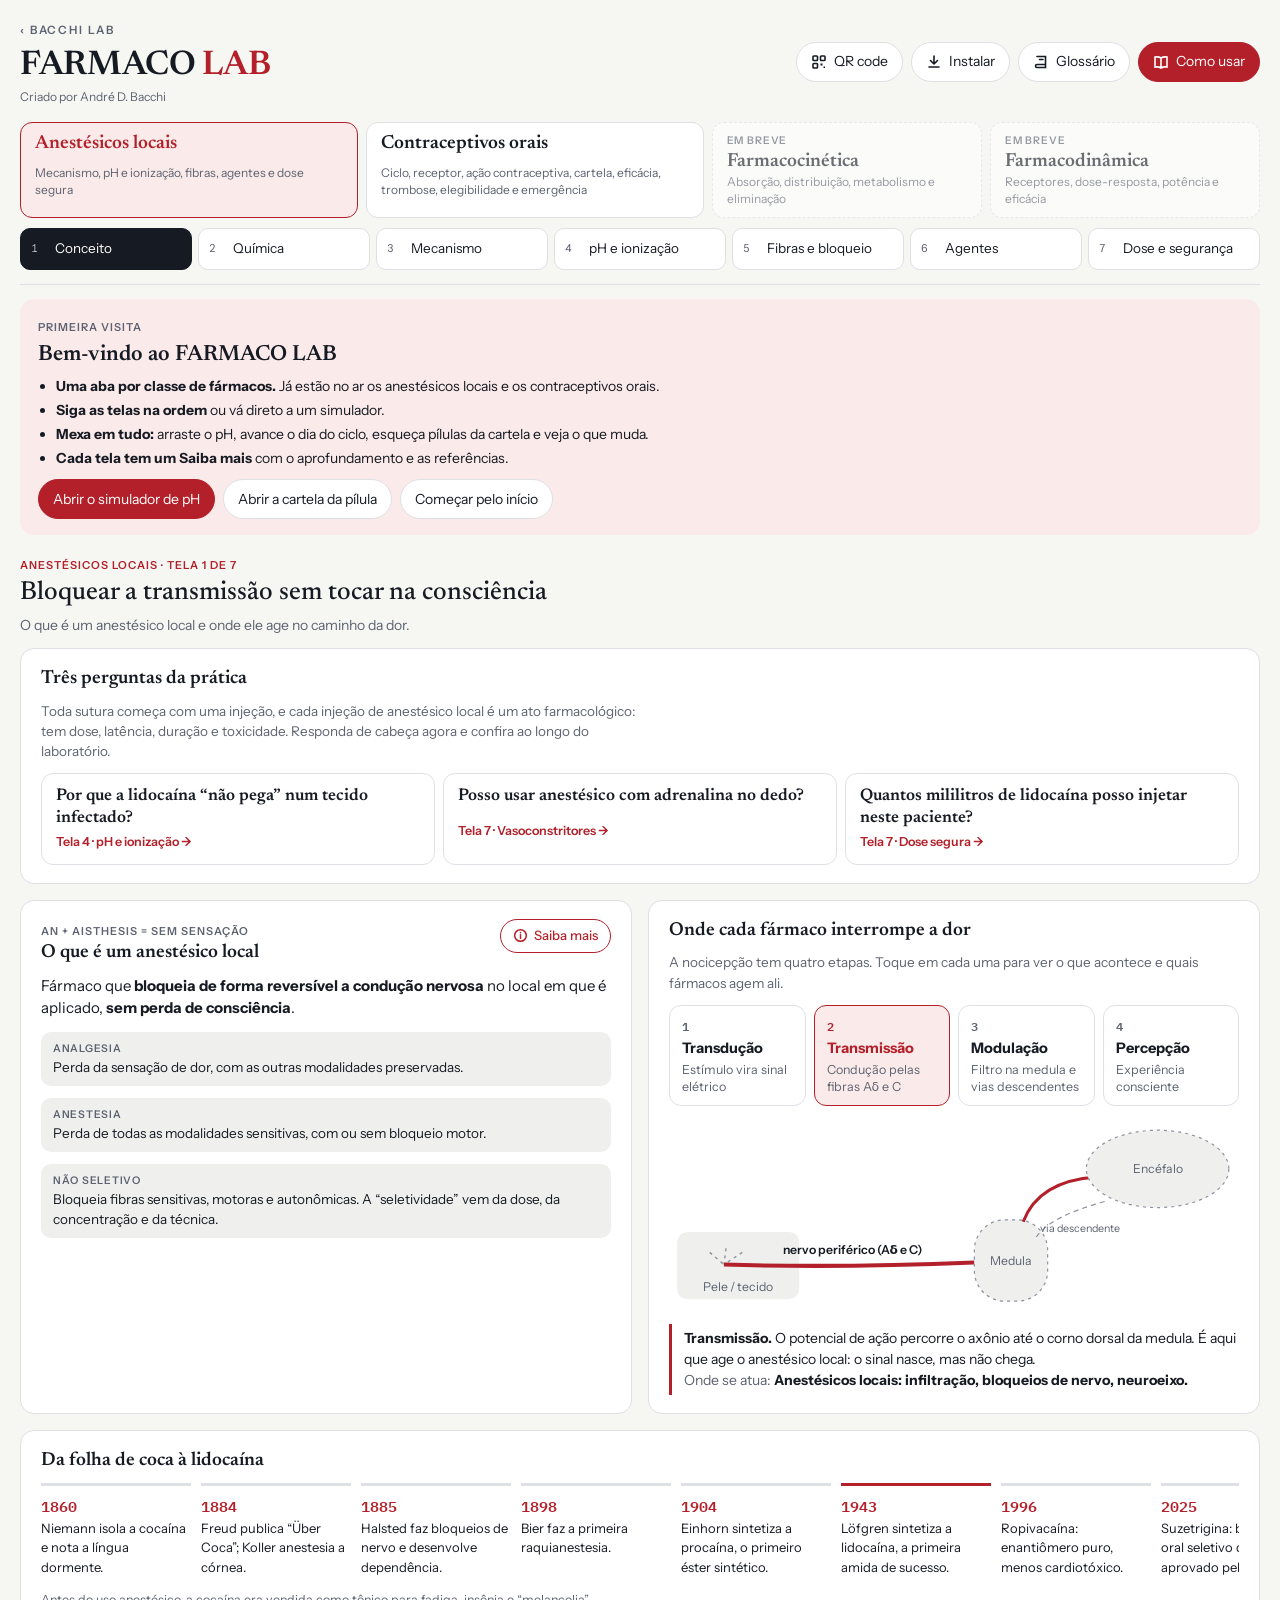
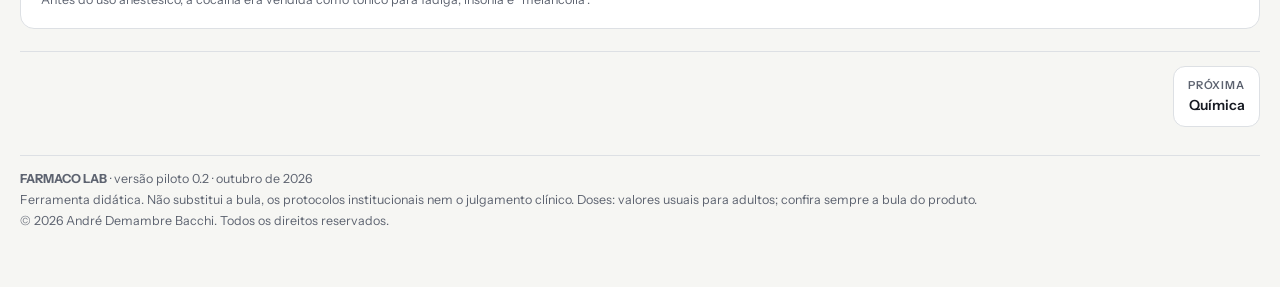
<file: index.html>
<!doctype html>
<html lang="pt-BR">
<head>
<meta charset="utf-8">
<meta name="viewport" content="width=device-width, initial-scale=1, viewport-fit=cover">
<title>FARMACO LAB</title>
<meta name="description" content="Laboratório interativo de farmacologia: anestésicos locais (pKa, pH e ionização) e contraceptivos orais (ciclo, cartela, eficácia e riscos). Criado por André D. Bacchi.">
<meta name="author" content="André Demambre Bacchi">
<meta name="theme-color" content="#b3202a">
<link rel="manifest" href="manifest.json">
<link rel="icon" type="image/png" href="icons/favicon-64.png">
<link rel="apple-touch-icon" href="icons/apple-touch-icon.png">
<meta name="apple-mobile-web-app-capable" content="yes">
<meta name="mobile-web-app-capable" content="yes">
<meta name="apple-mobile-web-app-title" content="FARMACO LAB">
<meta name="apple-mobile-web-app-status-bar-style" content="default">
<style>
:root{color-scheme:light;padding-top:env(safe-area-inset-top,0px);padding-bottom:env(safe-area-inset-bottom,0px)}
body{margin:0;font-size:14px}
img{max-width:100%}
[hidden]{display:none!important}
</style>
</head>
<body>
<link rel="preconnect" href="https://fonts.googleapis.com"><link rel="preconnect" href="https://fonts.gstatic.com" crossorigin>
<link rel="stylesheet" href="https://fonts.googleapis.com/css2?family=Newsreader:ital,opsz,wght@0,6..72,500;0,6..72,600;1,6..72,500&family=Instrument+Sans:wght@400;500;600&family=IBM+Plex+Mono:wght@400;500;600&display=swap">
<style>
/* Layout: laboratório com bancadas (mesmo sistema da série LAB): abas de classes no topo, telas numeradas, cartões com controles + visual; uma coluna no celular */
:root{
  --bg:#f6f6f3; --surface:#ffffff; --sunk:#eff0ee; --fg:#161a22; --muted:#5d6370; --line:#dde0e4; --tick:#8d93a0;
  --accent:#b3202a; --accent-soft:#fbeaea; --on-accent:#ffffff;
  --alt:#c25a1c; --alt-soft:#fbeee3;
  --bad:#b0362b; --bad-soft:#f9e6e3; --good:#2f6b3a; --good-soft:#e1efe2; --warn:#8a6410; --warn-soft:#f6edd6;
  --ink:#161a22; --on-ink:#ffffff; --dot:#cfd3da; --scrim:rgba(15,18,25,.45);
  --f-display:"Newsreader", Georgia, "Times New Roman", serif;
  --f-body:"Instrument Sans", system-ui, -apple-system, "Segoe UI", sans-serif;
  --f-mono:"IBM Plex Mono", ui-monospace, Menlo, monospace;
}
@media (prefers-color-scheme: dark){:root:not([data-theme="light"]){
  --bg:#0f1117; --surface:#161a23; --sunk:#1d222d; --fg:#e6e8ee; --muted:#9ba2b1; --line:#2b3140; --tick:#727a8b;
  --accent:#f28b86; --accent-soft:#3a1d1f; --on-accent:#0f1117;
  --alt:#f0a067; --alt-soft:#3a2819;
  --bad:#f08a7e; --bad-soft:#3a2220; --good:#8fd19b; --good-soft:#1d3322; --warn:#e8c06a; --warn-soft:#352c17;
  --ink:#e6e8ee; --on-ink:#0f1117; --dot:#3a4152; --scrim:rgba(0,0,0,.6); color-scheme:dark}}
:root[data-theme="dark"]{
  --bg:#0f1117; --surface:#161a23; --sunk:#1d222d; --fg:#e6e8ee; --muted:#9ba2b1; --line:#2b3140; --tick:#727a8b;
  --accent:#f28b86; --accent-soft:#3a1d1f; --on-accent:#0f1117;
  --alt:#f0a067; --alt-soft:#3a2819;
  --bad:#f08a7e; --bad-soft:#3a2220; --good:#8fd19b; --good-soft:#1d3322; --warn:#e8c06a; --warn-soft:#352c17;
  --ink:#e6e8ee; --on-ink:#0f1117; --dot:#3a4152; --scrim:rgba(0,0,0,.6); color-scheme:dark}

*{box-sizing:border-box}
[hidden]{display:none!important}
body{background:var(--bg);color:var(--fg);font-family:var(--f-body);font-size:15px;line-height:1.5;padding-inline:16px;padding-block:0 56px;-webkit-text-size-adjust:100%}
.wrap{max-width:1240px;margin:0 auto}
button{font:inherit;color:inherit;cursor:pointer;-webkit-tap-highlight-color:transparent}
:focus-visible{outline:2px solid var(--accent);outline-offset:2px}
.num{font-variant-numeric:tabular-nums}

header.top{display:flex;justify-content:space-between;align-items:center;gap:12px;padding-block:18px 10px;flex-wrap:wrap}
.hub{display:inline-flex;align-items:center;min-height:28px;margin:-6px 0 4px;font:600 11.5px/1 var(--f-body);letter-spacing:.16em;text-transform:uppercase;color:var(--muted);text-decoration:none}
.hub:hover{color:var(--accent)}
.brand h1{font-family:var(--f-display);font-weight:600;font-size:34px;line-height:1;margin:0;letter-spacing:-.01em}
.brand h1 em{font-style:normal;color:var(--accent)}
.brand p{margin:5px 0 0;color:var(--muted);font-size:12px}
.btn{display:inline-flex;align-items:center;gap:7px;border:1px solid var(--line);background:var(--surface);border-radius:999px;padding:8px 14px;font-size:14px;white-space:nowrap;min-height:40px}
.btn:hover{border-color:var(--muted)}
.btn.primary{background:var(--accent);border-color:var(--accent);color:var(--on-accent)}
.btn.small{min-height:34px;padding:5px 12px;font-size:13px}
.btn svg{width:16px;height:16px;flex:none}
.btn:disabled{opacity:.45;cursor:default}

/* navegação em dois níveis */
.labnav{padding-block:6px 14px;border-bottom:1px solid var(--line)}
.blocks{display:grid;grid-template-columns:1fr 1fr;gap:8px}
.blk{border:1.5px solid var(--line);border-radius:12px;background:var(--surface);padding:10px 14px;text-align:left;display:grid;gap:2px;min-width:0}
.blk b{font-family:var(--f-display);font-size:19px;font-weight:600;line-height:1.15}
.blk span{font-size:12px;color:var(--muted);line-height:1.35}
.blk.on{border-color:var(--accent);background:var(--accent-soft)}
.blk.on b{color:var(--accent)}
@media (max-width:520px){.blk{padding:9px 11px}.blk b{font-size:16px}.blk span{font-size:11.5px}}
.subs{display:grid;grid-template-columns:repeat(auto-fill,minmax(160px,1fr));gap:6px;margin-top:10px}
@media (max-width:420px){.subs{grid-template-columns:1fr 1fr}}
.sb{border:1px solid var(--line);border-radius:10px;background:var(--surface);padding:8px 10px;font-size:13.5px;text-align:left;display:flex;gap:8px;align-items:center;min-height:42px;line-height:1.25}
.sb i{font-style:normal;font-size:11px;color:var(--muted);font-variant-numeric:tabular-nums;flex:none;width:16px}
.sb:hover{border-color:var(--muted)}
.sb.on{background:var(--ink);border-color:var(--ink);color:var(--on-ink)}
.sb.on i{color:var(--on-ink);opacity:.7}
.labfoot{display:flex;justify-content:space-between;gap:10px;margin-top:22px;padding-top:14px;border-top:1px solid var(--line)}
.labfoot button{border:1px solid var(--line);background:var(--surface);border-radius:12px;padding:10px 14px;text-align:left;display:grid;gap:2px;max-width:48%;min-height:44px}
.labfoot button span{font-size:11px;letter-spacing:.08em;text-transform:uppercase;color:var(--muted);font-weight:600}
.labfoot button b{font-weight:600;font-size:14px}
.labfoot .nx{text-align:right;margin-left:auto}
.lnk{color:var(--accent);font-weight:600}
.intro{padding-block:18px 12px}
.intro .eyebrow{color:var(--accent)}
.intro h2{font-family:var(--f-display);font-weight:500;font-size:26px;margin:2px 0 0;max-width:40ch;text-wrap:balance;line-height:1.2}
.intro p{margin:6px 0 0;color:var(--muted);max-width:68ch;font-size:14px}
.grid{display:grid;gap:16px;grid-template-columns:minmax(0,1fr)}
@media (min-width:900px){.grid.two{grid-template-columns:minmax(0,1fr) minmax(0,1fr)}.grid .wide{grid-column:1/-1}}
.card{background:var(--surface);border:1px solid var(--line);border-radius:14px;padding:18px 20px;min-width:0}
@media (max-width:520px){.card{padding:14px;border-radius:12px}}
.card-h{display:flex;justify-content:space-between;align-items:flex-start;gap:10px;margin-bottom:10px}
h3{font-family:var(--f-display);font-weight:600;font-size:19px;margin:0;line-height:1.25;text-wrap:balance}
.eyebrow{font-size:11px;letter-spacing:.09em;text-transform:uppercase;color:var(--muted);font-weight:600}
.lede{color:var(--muted);font-size:13.5px;margin:0 0 12px;max-width:66ch}
.more-btn{flex:none;display:inline-flex;align-items:center;gap:6px;border:1px solid var(--accent);color:var(--accent);background:transparent;border-radius:999px;padding:5px 12px;font-size:13px;font-weight:500;min-height:34px}
.more-btn:hover{background:var(--accent-soft)}
.more-btn svg{width:15px;height:15px}
.row{display:flex;gap:8px;flex-wrap:wrap;align-items:center}
.chips{display:flex;gap:6px;overflow-x:auto;scrollbar-width:none;padding-bottom:2px}
.chips::-webkit-scrollbar{display:none}
.chip{flex:none;border:1px solid var(--line);background:var(--surface);border-radius:999px;padding:6px 12px;font-size:13px;white-space:nowrap;min-height:34px}
.chip.on{border-color:var(--accent);color:var(--accent);background:var(--accent-soft)}
.seg{display:inline-flex;border:1px solid var(--line);border-radius:999px;padding:3px;gap:2px;background:var(--surface);flex-wrap:wrap}
.seg button{border:0;background:transparent;border-radius:999px;padding:5px 12px;font-size:13px;color:var(--muted);min-height:32px}
.seg button.on{background:var(--ink);color:var(--on-ink)}

/* entradas */
.fields{display:grid;gap:10px;grid-template-columns:repeat(auto-fit,minmax(120px,1fr))}
.inp{display:grid;grid-template-rows:1fr auto;gap:4px;min-width:0}
.inp label{font-size:12.5px;font-weight:600;line-height:1.25}
.inp label small{display:block;font-weight:400;color:var(--muted);font-size:11.5px}
.box{display:flex;align-items:center;border:1.5px solid var(--line);border-radius:10px;background:var(--surface);padding-inline:10px;min-height:44px}
.box:focus-within{border-color:var(--accent)}
.box input,.box select{width:100%;min-width:0;border:0;background:transparent;color:var(--fg);font:600 17px var(--f-body);font-variant-numeric:tabular-nums;padding:8px 0;outline:none}
.box span{color:var(--muted);font-size:14px;margin-left:2px;flex:none}
textarea.data{width:100%;min-height:64px;border:1.5px solid var(--line);border-radius:10px;background:var(--surface);color:var(--fg);font:15px var(--f-mono);padding:8px 10px;resize:vertical}
textarea.data:focus{border-color:var(--accent);outline:none}
.range{display:grid;grid-template-columns:minmax(0,1fr) auto;gap:2px 10px;align-items:center}
.range label{font-size:13px;font-weight:600}
.range output{font-variant-numeric:tabular-nums;font-weight:600;font-size:14px;text-align:right}
.range input{grid-column:1/-1;width:100%;accent-color:var(--accent);height:28px}
.toggle{display:flex;gap:10px;align-items:center;font-size:14px;font-weight:500;cursor:pointer;min-height:34px}
.toggle input{accent-color:var(--accent);width:18px;height:18px}

/* números */
.tiles{display:grid;gap:8px;grid-template-columns:repeat(auto-fit,minmax(118px,1fr))}
.tile{background:var(--sunk);border-radius:10px;padding:9px 12px;min-width:0}
.tile span{display:block;font-size:10.5px;letter-spacing:.07em;text-transform:uppercase;color:var(--muted);font-weight:600}
.tile b{display:block;font-size:21px;font-variant-numeric:tabular-nums;line-height:1.2;margin-top:2px}
.tile small{display:block;font-size:11.5px;color:var(--muted);font-variant-numeric:tabular-nums}
.tile .gk{text-transform:none;font-style:normal;letter-spacing:0}
.tile.acc b{color:var(--accent)} .tile.alt b{color:var(--alt)} .tile.bad b{color:var(--bad)} .tile.good b{color:var(--good)}
.insight{border-left:3px solid var(--accent);padding:4px 0 4px 12px;margin-top:12px;font-size:14px;max-width:70ch}
.insight.warn{border-left-color:var(--alt)}
.f{font-family:var(--f-mono);font-size:13px;background:var(--sunk);border-radius:8px;padding:8px 12px;overflow-x:auto;white-space:nowrap;line-height:1.8;margin:8px 0}
.note{font-size:12.5px;color:var(--muted);margin:8px 0 0}
.tw{overflow-x:auto}
table.t{border-collapse:collapse;width:100%;font-size:13.5px;font-variant-numeric:tabular-nums}
table.t th{font-size:10.5px;letter-spacing:.07em;text-transform:uppercase;color:var(--muted);font-weight:600;text-align:right;padding:6px 8px;border-bottom:1px solid var(--line);white-space:nowrap}
table.t td{padding:6px 8px;border-bottom:1px solid var(--line);text-align:right;white-space:nowrap}
table.t th:first-child,table.t td:first-child{text-align:left}
table.t tr.sum td{font-weight:600;border-top:2px solid var(--line)}
.ok{color:var(--good);font-weight:600}.no{color:var(--bad);font-weight:600}

/* gráficos */
svg.ch{width:100%;height:auto;display:block;overflow:visible;user-select:none;-webkit-user-select:none}
svg.ch text{font-family:var(--f-body);fill:var(--muted);font-size:12px}
svg.ch .lbl{fill:var(--fg);font-weight:600}
svg.ch .ax{stroke:var(--tick);stroke-width:1}
svg.ch .gr{stroke:var(--line);stroke-width:1}
svg.ch .bar{fill:var(--accent);opacity:.8}
svg.ch .bar2{fill:var(--dot)}
svg.ch .curve{fill:none;stroke:var(--alt);stroke-width:2.2}
svg.ch .curveA{fill:none;stroke:var(--accent);stroke-width:2.2}
svg.ch .mean{stroke:var(--accent);stroke-width:2.5}
svg.ch .med{stroke:var(--alt);stroke-width:2.5;stroke-dasharray:6 4}
svg.ch .dotp{fill:var(--accent)}
svg.ch .dotq{fill:var(--dot)}
svg.ch .out{fill:var(--bad)}
svg.ch .box{fill:var(--accent-soft);stroke:var(--accent);stroke-width:1.8}
svg.ch .wh{stroke:var(--fg);stroke-width:1.6}
.legend{display:flex;flex-wrap:wrap;gap:6px 14px;font-size:12.5px;margin-top:8px;color:var(--muted)}
.legend span{display:inline-flex;align-items:center;gap:6px}
.legend i{width:14px;height:3px;display:inline-block;border-radius:2px}
.legend i.dash{background:repeating-linear-gradient(90deg,var(--alt) 0 5px,transparent 5px 8px)!important}

/* quiz */
.q{font-family:var(--f-display);font-size:21px;font-weight:600;margin:6px 0 12px;line-height:1.25}
.opts{display:grid;gap:8px;grid-template-columns:repeat(auto-fit,minmax(150px,1fr))}
.opt{border:1.5px solid var(--line);background:var(--surface);border-radius:10px;padding:10px 12px;text-align:left;font-size:14px;min-height:48px}
.opt:hover{border-color:var(--accent)}
.opt.right{border-color:var(--good);background:var(--good-soft)}
.opt.wrong{border-color:var(--bad);background:var(--bad-soft)}
.fb{margin-top:10px;font-size:14px;border-radius:10px;padding:10px 12px;background:var(--sunk)}
.flow{display:grid;gap:10px}
.flow .st{display:grid;gap:6px}
.flow .res{background:var(--accent-soft);border-radius:12px;padding:12px 14px}
.flow .res b{display:block;font-size:17px;font-family:var(--f-display)}

/* sheet */
.scrim{position:fixed;inset:0;background:var(--scrim);z-index:20;display:flex;align-items:flex-end;justify-content:center}
@media (min-width:700px){.scrim{align-items:center;padding:24px}}
.sheet{background:var(--surface);color:var(--fg);width:100%;max-width:680px;max-height:88vh;overflow:auto;border-radius:18px 18px 0 0;padding:0 20px calc(24px + env(safe-area-inset-bottom,0px))}
@media (min-width:700px){.sheet{border-radius:16px;padding-bottom:24px}}
.sheet-h{position:sticky;top:0;background:var(--surface);display:flex;justify-content:space-between;align-items:center;gap:12px;padding:14px 0 10px;border-bottom:1px solid var(--line);z-index:1}
.sheet-h h3{font-size:21px}
.x{border:0;background:var(--sunk);border-radius:999px;width:36px;height:36px;font-size:20px;line-height:1;color:var(--fg);flex:none}
.learn{font-size:15px;line-height:1.6}
.learn h4{font-family:var(--f-display);font-size:17px;font-weight:600;margin:18px 0 4px}
.learn p{margin:0 0 10px}
.learn ul,.learn ol{margin:0 0 10px;padding-left:20px}
.learn li{margin-bottom:4px}
.learn .trap{background:var(--alt-soft);border-radius:10px;padding:12px 14px;margin-top:12px}
.learn .trap h4{margin-top:0}
.learn .src{font-size:12.5px;color:var(--muted);margin-top:16px}
.toast{position:fixed;left:50%;bottom:calc(20px + env(safe-area-inset-bottom,0px));transform:translateX(-50%);background:var(--ink);color:var(--on-ink);padding:10px 16px;border-radius:999px;font-size:13.5px;z-index:30}
@media (prefers-reduced-motion:no-preference){.lab{animation:fi .2s ease}@keyframes fi{from{opacity:.4}to{opacity:1}}}
/* ---- FARMACO LAB: cores das espécies químicas e componentes próprios ---- */
:root{
  --b:#c25a1c; --b-soft:#fbeee3;          /* forma não ionizada (base, lipossolúvel) */
  --ion:#2b72b0; --ion-soft:#e4eef8;      /* forma ionizada (cátion, hidrossolúvel) */
  --lip:#eadfc6; --lip-head:#d6c49c;      /* membrana */
  --cyto:#f5efee; --extra:#f7f5ef;
}
@media (prefers-color-scheme: dark){:root:not([data-theme="light"]){
  --b:#f0a067; --b-soft:#3a2819; --ion:#7fb6e8; --ion-soft:#1a2a3a;
  --lip:#3b3528; --lip-head:#5a4f39; --cyto:#221a1b; --extra:#191c22}}
:root[data-theme="dark"]{
  --b:#f0a067; --b-soft:#3a2819; --ion:#7fb6e8; --ion-soft:#1a2a3a;
  --lip:#3b3528; --lip-head:#5a4f39; --cyto:#221a1b; --extra:#191c22}

.blocks.three{grid-template-columns:1.4fr 1fr 1fr}
@media (max-width:640px){.blocks.three{grid-template-columns:1fr 1fr}.blocks.three .blk:first-child{grid-column:1/-1}}
.blk.soon{opacity:.62;cursor:default;border-style:dashed}
.blk.soon em{font-style:normal;font-size:10.5px;letter-spacing:.08em;text-transform:uppercase;font-weight:600;color:var(--muted)}

.fora{background:var(--accent-soft);border-radius:10px;padding:10px 12px;font-size:14px}
.stack{display:grid;gap:12px}
.sub{font-size:11px;letter-spacing:.09em;text-transform:uppercase;color:var(--muted);font-weight:600;margin:14px 0 6px;display:flex;justify-content:space-between;align-items:center;gap:8px}
.sub:first-child{margin-top:0}
details.fold{border-top:1px solid var(--line);margin-top:14px;padding-top:10px}
details.fold>summary{cursor:pointer;font-weight:600;font-size:14px;list-style:none;display:flex;align-items:center;gap:8px;min-height:32px}
details.fold>summary::-webkit-details-marker{display:none}
details.fold>summary::before{content:"";width:8px;height:8px;border-right:2px solid var(--muted);border-bottom:2px solid var(--muted);transform:rotate(-45deg);transition:transform .15s}
details.fold[open]>summary::before{transform:rotate(45deg)}
details.fold>div{padding-top:6px;font-size:14px}
.chips.wrapc{flex-wrap:wrap;overflow:visible}
.chip small{color:var(--muted);font-size:11px;margin-left:4px;font-variant-numeric:tabular-nums}
.chip.on small{color:var(--accent)}

/* moléculas */
.mol{display:inline-flex;align-items:center;justify-content:center;width:18px;height:18px;border-radius:50%;font:700 11px/1 var(--f-body);vertical-align:-3px;color:#fff}
.mol.b{background:var(--b)} .mol.i{background:var(--ion)}
.tile.b b{color:var(--b)} .tile.i b{color:var(--ion)}
.meter{height:10px;border-radius:999px;background:var(--sunk);overflow:hidden;display:flex;margin-top:6px}
.meter i{display:block;height:100%}
.verdict{border-radius:12px;padding:12px 14px;display:grid;gap:2px}
.verdict b{font-family:var(--f-display);font-size:19px;font-weight:600;line-height:1.2}
.verdict span{font-size:13.5px}
.verdict.good{background:var(--good-soft)} .verdict.good b{color:var(--good)}
.verdict.warn{background:var(--warn-soft)} .verdict.warn b{color:var(--warn)}
.verdict.bad{background:var(--bad-soft)} .verdict.bad b{color:var(--bad)}
.eq{font-family:var(--f-mono);font-size:13.5px;background:var(--sunk);border-radius:10px;padding:10px 12px;line-height:1.9;overflow-x:auto}
.eq b{font-weight:600}
.eq .cb{color:var(--b);font-weight:600} .eq .ci{color:var(--ion);font-weight:600}

svg.ch .cell-out{fill:var(--extra)}
svg.ch .cell-in{fill:var(--cyto)}
svg.ch .lip{fill:var(--lip)}
svg.ch .head{fill:var(--lip-head)}
svg.ch .chan{fill:var(--accent-soft);stroke:var(--accent);stroke-width:1.6}
svg.ch .mb{fill:var(--b)} svg.ch .mi{fill:var(--ion)}
svg.ch .mtxt{fill:#fff;font:700 10px var(--f-body);text-anchor:middle;dominant-baseline:central;pointer-events:none}
svg.ch .zone{font:600 10.5px var(--f-body);letter-spacing:.08em;text-transform:uppercase;fill:var(--muted)}
svg.ch .zone2{font:600 11.5px var(--f-body);fill:var(--muted)}
svg.ch .zone2 .zt{fill:var(--fg);letter-spacing:.06em;text-transform:uppercase;font-size:10.5px}
svg.ch .zone2 .tb{fill:var(--b);font-weight:700}
svg.ch .zone2 .ti{fill:var(--ion);font-weight:700}
svg.ch .memlbl{font:600 10px var(--f-body);fill:var(--fg);opacity:.62;letter-spacing:.04em}
svg.ch .curveB{fill:none;stroke:var(--b);stroke-width:2.4}
svg.ch .curveI{fill:none;stroke:var(--ion);stroke-width:2.4;stroke-dasharray:6 4}
svg.ch .ghost{fill:none;stroke:var(--dot);stroke-width:1.4}
svg.ch .mk{fill:var(--fg)}
svg.ch .hl{fill:var(--accent)}
svg.ch .hlst{stroke:var(--accent);stroke-width:2;fill:none}
svg.ch .barb{fill:var(--b)} svg.ch .bari{fill:var(--ion)}
svg.ch .soft{fill:var(--sunk)}
svg.ch .ink{fill:var(--fg)}
svg.ch .inkst{stroke:var(--fg);fill:none;stroke-width:1.6}
svg.ch .accst{stroke:var(--accent);fill:none;stroke-width:2.2}
svg.ch .dotst{stroke:var(--tick);fill:none;stroke-width:1.2;stroke-dasharray:3 4}

figure.fig{margin:0 auto;max-width:760px}
/* etapas numeradas (sequências reais) */
.steps{display:grid;gap:8px;grid-template-columns:repeat(auto-fit,minmax(150px,1fr))}
.stp{border:1.5px solid var(--line);border-radius:12px;background:var(--surface);padding:10px 12px;text-align:left;display:grid;gap:2px;min-height:64px}
.stp i{font-style:normal;font:600 12px var(--f-mono);color:var(--muted)}
.stp b{font-size:14.5px}
.stp span{font-size:12.5px;color:var(--muted);line-height:1.35}
.stp.on{border-color:var(--accent);background:var(--accent-soft)}
.stp.on i,.stp.on b{color:var(--accent)}

/* bloqueio diferencial */
.fib{display:grid;gap:8px}
.fr{display:grid;grid-template-columns:minmax(0,150px) minmax(0,1fr) 88px;gap:10px;align-items:center;font-size:13.5px}
.fr b{display:block;font-size:13.5px}.fr small{color:var(--muted);font-size:11.5px}
.fr .bar{height:14px;border-radius:999px;background:var(--sunk);overflow:hidden}
.fr .bar i{display:block;height:100%;background:var(--accent);transition:width .25s}
.fr .st{font-size:12.5px;font-weight:600;text-align:right}
.fr .st.on{color:var(--accent)} .fr .st.part{color:var(--warn)} .fr .st.off{color:var(--muted)}
@media (max-width:480px){.fr{grid-template-columns:minmax(0,1fr) 80px}.fr .bar{grid-column:1/-1;grid-row:2}}

/* linha do tempo */
.tl{display:grid;grid-auto-flow:column;grid-auto-columns:minmax(150px,1fr);gap:10px;overflow-x:auto;padding-bottom:6px}
.tl div{border-top:3px solid var(--line);padding-top:8px;font-size:13px}
.tl div b{display:block;font:600 15px var(--f-mono);color:var(--accent)}
.tl div.now{border-top-color:var(--accent)}

/* classificador */
.cls-q{display:grid;gap:10px}
.big-drug{font-family:var(--f-display);font-size:28px;font-weight:600;line-height:1.1}
.score{font:600 13px var(--f-mono);color:var(--muted)}

/* tabela de agentes */
table.t tr.sel td{background:var(--accent-soft)}
table.t tbody tr{cursor:pointer}
table.t tbody tr:hover td{background:var(--sunk)}
.tag{display:inline-block;font-size:11px;font-weight:600;border-radius:999px;padding:1px 8px;background:var(--sunk);color:var(--muted)}
.tag.a{background:var(--accent-soft);color:var(--accent)}
.tag.e{background:var(--b-soft);color:var(--b)}

.welcome{background:var(--accent-soft);border-radius:14px;padding:16px 18px;margin-top:14px;display:grid;gap:10px}
.welcome h2{font-family:var(--f-display);font-weight:600;font-size:22px;margin:2px 0 4px}
.welcome ul{margin:0;padding-left:18px;font-size:14px;display:grid;gap:3px}
.sitefoot{margin-top:28px;border-top:1px solid var(--line);padding-top:14px;font-size:12.5px;color:var(--muted);display:grid;gap:2px}
.sitefoot p{margin:0}
.qs{display:grid;gap:8px;grid-template-columns:repeat(auto-fit,minmax(220px,1fr))}
.qbtn{border:1.5px solid var(--line);background:var(--surface);border-radius:12px;padding:12px 14px;text-align:left;display:grid;gap:4px}
.qbtn:hover{border-color:var(--accent)}
.qbtn b{font-family:var(--f-display);font-size:17px;font-weight:600;line-height:1.25}
.qbtn span{font-size:12.5px;color:var(--accent);font-weight:600}
.pill{display:inline-block;border-radius:999px;padding:2px 10px;font-size:12px;font-weight:600;background:var(--sunk)}
@media (prefers-reduced-motion:reduce){*{transition:none!important;animation:none!important}}

/* Henderson-Hasselbalch ao vivo */
.hh{margin-top:14px;border:1.5px solid var(--line);border-radius:14px;padding:14px 16px;background:var(--surface);display:grid;gap:8px}
.hh-h{display:flex;justify-content:space-between;align-items:baseline;gap:8px}
.hh-row{display:flex;align-items:center;gap:10px;flex-wrap:wrap;font-family:var(--f-display);line-height:1}
.hh-row i{font-style:normal;color:var(--muted);font-family:var(--f-body)}
.hh-sym{font-size:26px;font-weight:500}
.hh-num{font-size:26px;font-weight:600}
.hh-sol{font-size:21px;font-weight:500;padding-top:8px;border-top:1px dashed var(--line)}
.hh-sol sup{font-size:.55em;font-family:var(--f-mono);font-weight:600;margin-left:1px}
.frac{display:inline-grid;text-align:center;font-size:.72em;line-height:1.15}
.frac>span:first-child{border-bottom:2px solid var(--fg);padding:0 4px 2px}
.frac>span:last-child{padding:2px 4px 0}
.frac .cb{color:var(--b);font-weight:600}.frac .ci{color:var(--ion);font-weight:600}
.hh .v{font-family:var(--f-mono);font-size:.9em;border-radius:8px;padding:5px 9px;font-variant-numeric:tabular-nums}
.hh .vph{background:var(--ink);color:var(--on-ink)}
.hh .vpk{background:var(--accent-soft);color:var(--accent)}
.hh .vr{background:var(--sunk);color:var(--fg)}
.hh .vb{background:var(--b-soft);color:var(--b)}
.hh-pct{font-size:19px;font-weight:500}
.hh-pct .frac>span:first-child{border-bottom-color:var(--muted)}
.hh-words{margin:2px 0 0;font-size:15px}
.hh-words .cb{color:var(--b)}.hh-words .ci{color:var(--ion)}
@media (prefers-reduced-motion:no-preference){.hh .pulse{animation:pulse .6s ease}@keyframes pulse{0%{transform:scale(1.18);box-shadow:0 0 0 4px var(--accent-soft)}100%{transform:scale(1)}}}
@media (max-width:420px){.hh{padding:12px}.hh-sym,.hh-num{font-size:22px}.hh-sol,.hh-pct{font-size:16px;gap:6px}}
.ratio{position:relative;height:30px;border-radius:8px;overflow:hidden;display:flex;background:var(--sunk)}
.ratio i{display:block;height:100%;transition:width .25s}
.ratio .rb{background:var(--b)}.ratio .ri{background:var(--ion)}
.ratio span{position:absolute;top:50%;transform:translateY(-50%);font:600 12.5px var(--f-mono);color:#fff;text-shadow:0 1px 2px rgba(0,0,0,.35)}
.ratio .rr{right:8px}

/* QR code do app (padrão do BACCHI LAB): grande e sobre branco, para ler de longe quando projetado */
.qr-wrap{display:grid;gap:12px;justify-items:center;text-align:center;padding-top:14px}
.qr-wrap p{margin:0}
.qr-box{width:min(100%,56vh);padding:10px;border-radius:10px;background:#fff;border:1px solid var(--line)}
.qr-box svg{display:block;width:100%;height:auto}
.qr-url{font:600 clamp(15px,4vw,20px)/1.3 "IBM Plex Mono",ui-monospace,monospace;overflow-wrap:anywhere;-webkit-user-select:all;user-select:all}
.qr-acts{display:flex;flex-wrap:wrap;justify-content:center;gap:8px}
.qr-nota{font-size:12.5px;opacity:.7}
/* ---- Contraceptivos orais: hormônios, anatomia, cartela, arranjos de ícones e categorias da OMS ---- */
:root{
  --fsh:#2a78d6; --lh:#d9531e; --e2:#b03fa8; --p4:#128a5e;          /* séries hormonais (validadas para daltonismo, claro) */
  --myo:#f3dcd8; --myo-line:#d7a59e; --endo:#cf5a62; --muco:#74819a; --cl:#d09a14; --egg:#8a6410;
  --anta:#3b4252;
  --c1:#2f6b3a; --c1-soft:#e1efe2; --c2:#58780f; --c2-soft:#edf3d6; --c3:#96600a; --c3-soft:#f8ead0; --c4:#b0362b; --c4-soft:#f9e6e3;
}
@media (prefers-color-scheme: dark){:root:not([data-theme="light"]){
  --fsh:#3987e5; --lh:#d9682f; --e2:#c44fa6; --p4:#1ea377;
  --myo:#3a2628; --myo-line:#74494c; --endo:#e07f86; --muco:#93a0b8; --cl:#e0b84a; --egg:#e8c06a;
  --anta:#56607a;
  --c1:#8fd19b; --c1-soft:#1d3322; --c2:#b9d26c; --c2-soft:#2a3319; --c3:#e8b55a; --c3-soft:#38290f; --c4:#f08a7e; --c4-soft:#3a2220}}
:root[data-theme="dark"]{
  --fsh:#3987e5; --lh:#d9682f; --e2:#c44fa6; --p4:#1ea377;
  --myo:#3a2628; --myo-line:#74494c; --endo:#e07f86; --muco:#93a0b8; --cl:#e0b84a; --egg:#e8c06a;
  --anta:#56607a;
  --c1:#8fd19b; --c1-soft:#1d3322; --c2:#b9d26c; --c2-soft:#2a3319; --c3:#e8b55a; --c3-soft:#38290f; --c4:#f08a7e; --c4-soft:#3a2220}

.blocks.four{grid-template-columns:1.25fr 1.25fr 1fr 1fr}
@media (max-width:820px){.blocks.four{grid-template-columns:1fr 1fr}}
button.blk:not(.soon):not(.on):hover{border-color:var(--muted)}

/* gráfico do ciclo */
svg.co-ch{touch-action:pan-y;cursor:ew-resize}
svg.ch .sFSH{fill:none;stroke:var(--fsh);stroke-width:2.2;stroke-dasharray:6 4}
svg.ch .sLH{fill:none;stroke:var(--lh);stroke-width:2.2}
svg.ch .sE2{fill:none;stroke:var(--e2);stroke-width:2.2}
svg.ch .sP4{fill:none;stroke:var(--p4);stroke-width:2.2;stroke-dasharray:6 4}
svg.ch .fFSH{fill:var(--fsh)} svg.ch .fLH{fill:var(--lh)} svg.ch .fE2{fill:var(--e2)} svg.ch .fP4{fill:var(--p4)}
svg.ch .ring{stroke:var(--surface);stroke-width:2}
svg.ch .panel{fill:var(--sunk);opacity:.55}
svg.ch .cursor{stroke:var(--fg);stroke-width:1.4}
svg.ch .folst{fill:var(--surface);stroke:var(--fg);stroke-width:1.4}
svg.ch .clf{fill:var(--cl)}
svg.ch .endof{fill:var(--endo);opacity:.75}
svg.ch .bleed{fill:var(--accent)}
svg.ch .mucof{fill:var(--muco)}
svg.ch .pillon{fill:var(--fg)} svg.ch .pilloff{fill:none;stroke:var(--tick);stroke-width:1.2}
svg.ch .sl{font:600 10.5px var(--f-body);letter-spacing:.07em;text-transform:uppercase;fill:var(--muted)}
svg.ch .dl{font:600 11.5px var(--f-body);fill:var(--fg)}
svg.ch .ev{font:600 11px var(--f-body);fill:var(--fg)}
.legend i.l-fsh{background:repeating-linear-gradient(90deg,var(--fsh) 0 5px,transparent 5px 8px)}
.legend i.l-lh{background:var(--lh)} .legend i.l-e2{background:var(--e2)}
.legend i.l-p4{background:repeating-linear-gradient(90deg,var(--p4) 0 5px,transparent 5px 8px)}
.legend i.l-gh{background:var(--dot)}

/* figura ao vivo: eixo, ovário e útero */
svg.ch .myo{fill:var(--myo);stroke:var(--myo-line);stroke-width:1.4}
svg.ch .cav{fill:var(--surface);stroke:var(--endo);stroke-linejoin:round}
svg.ch .tube{fill:none;stroke:var(--myo-line);stroke-width:8;stroke-linecap:round}
svg.ch .tubei{fill:none;stroke:var(--myo);stroke-width:4.5;stroke-linecap:round}
svg.ch .ovy{fill:var(--myo);stroke:var(--myo-line);stroke-width:1.4}
svg.ch .gland{fill:var(--sunk);stroke:var(--tick);stroke-width:1.2}
svg.ch .hFSH{fill:none;stroke:var(--fsh);stroke-linecap:round} svg.ch .hLH{fill:none;stroke:var(--lh);stroke-linecap:round}
svg.ch .hE2{fill:none;stroke:var(--e2);stroke-linecap:round} svg.ch .hP4{fill:none;stroke:var(--p4);stroke-linecap:round}
svg.ch .hEX{fill:none;stroke:var(--fg);stroke-linecap:round;stroke-dasharray:2 5}
svg.ch .sperm{fill:var(--fg)} svg.ch .spermt{stroke:var(--fg);stroke-width:1;fill:none;opacity:.7}
svg.ch .eggc{fill:var(--cl);stroke:var(--egg);stroke-width:1.2}
svg.ch .fl{font:600 11px var(--f-body);fill:var(--fg)}
svg.ch .fs{font:500 10.5px var(--f-body);fill:var(--muted)}
svg.ch .pillg{fill:var(--surface);stroke:var(--fg);stroke-width:1.5}
.barr{display:grid;gap:10px}
.br{display:grid;grid-template-columns:minmax(0,1fr) auto;gap:2px 10px;align-items:baseline}
.br b{font-size:14px}.br .bs{font-size:12.5px;font-weight:600;text-align:right}
.br .meter{grid-column:1/-1;margin-top:2px}.br .meter i{background:var(--accent);transition:width .3s}
.br p{grid-column:1/-1;margin:2px 0 0;font-size:13px;color:var(--muted)}
.ep{display:inline-block;font:600 10.5px var(--f-mono);border-radius:6px;padding:1px 6px;background:var(--sunk);color:var(--fg);margin-left:6px;vertical-align:1px}
.dots100{display:grid;grid-template-columns:repeat(25,1fr);gap:3px;max-width:420px}
.dots100 i{aspect-ratio:1;border-radius:50%;background:var(--dot)}
.dots100 i.on{background:var(--accent)}

/* cartela */
.pack{display:grid;gap:6px}
.wk{display:grid;grid-template-columns:74px repeat(7,minmax(0,1fr));gap:5px;align-items:center}
.wk>span{font-size:11px;letter-spacing:.06em;text-transform:uppercase;color:var(--muted);font-weight:600;line-height:1.2}
.pl{aspect-ratio:1;max-width:46px;width:100%;justify-self:center;border-radius:50%;border:2px solid var(--accent);background:var(--accent);color:var(--on-accent);font:600 13px var(--f-mono);display:grid;place-items:center;padding:0;position:relative}
.pl.miss{background:transparent;color:var(--bad);border-style:dashed;border-color:var(--bad)}
.pl.miss::after{content:"";position:absolute;inset:22% 46%;background:var(--bad);transform:rotate(45deg);border-radius:2px}
.pl.pause{background:transparent;border:1.5px dotted var(--tick);color:var(--muted);cursor:default;font-weight:500}
.pl.plac{background:var(--sunk);border:1.5px solid var(--line);color:var(--muted);cursor:default;font-weight:500}
.pl.next{background:var(--ink);border-color:var(--ink);color:var(--on-ink)}
.pl.next.miss{background:transparent;color:var(--bad);border-color:var(--bad)}
.pl.unprot{box-shadow:0 0 0 3px var(--warn-soft),0 0 0 4.5px var(--warn)}
@media (max-width:480px){.wk{grid-template-columns:52px repeat(7,minmax(0,1fr));gap:4px}.wk>span{font-size:10px}.pl{font-size:12px}}
ol.cond{margin:8px 0 0;padding-left:20px;font-size:14px;display:grid;gap:5px}
svg.ch .actl{fill:none;stroke:var(--accent);stroke-width:2.4}
svg.ch .acta{fill:var(--accent);opacity:.12}
svg.ch .thr{stroke:var(--bad);stroke-width:1.4;stroke-dasharray:5 4}
svg.ch .unp{fill:var(--warn);opacity:.16}
.win{position:relative;height:34px;border-radius:8px;background:var(--bad-soft);overflow:hidden;margin-top:8px}
.win i{position:absolute;inset:0 auto 0 0;background:var(--good-soft)}
.win b{position:absolute;top:0;bottom:0;width:3px;background:var(--fg);border-radius:2px;transform:translateX(-1px)}
.win span{position:absolute;top:50%;transform:translateY(-50%);font:600 11.5px var(--f-body);color:var(--fg)}

/* arranjos de ícones */
svg.ch .ic0{fill:var(--dot)} svg.ch .ic1{fill:var(--accent)} svg.ch .ic2{fill:none;stroke:var(--accent);stroke-width:1.6}
.headline{border:1.5px solid var(--line);border-radius:12px;padding:14px 16px;display:grid;gap:4px}
.headline span{font-size:11px;letter-spacing:.09em;text-transform:uppercase;color:var(--muted);font-weight:600}
.headline b{font-family:var(--f-display);font-size:22px;font-weight:600;line-height:1.2;text-wrap:balance}
.headline small{font-size:12.5px;color:var(--muted)}
table.t.wrap td,table.t.wrap th{white-space:normal;text-align:left;vertical-align:top}

/* categorias da OMS */
.cat{display:grid;grid-template-columns:auto minmax(0,1fr);gap:4px 14px;align-items:center;border-radius:12px;padding:12px 14px}
.cat .n{font:600 40px/1 var(--f-display);width:54px;height:54px;border-radius:12px;display:grid;place-items:center;background:var(--surface);grid-row:1/3}
.cat b{font-family:var(--f-display);font-size:18px;font-weight:600;line-height:1.2}
.cat span{font-size:13.5px}
.cat.k1{background:var(--c1-soft)} .cat.k1 .n,.cat.k1 b{color:var(--c1)}
.cat.k2{background:var(--c2-soft)} .cat.k2 .n,.cat.k2 b{color:var(--c2)}
.cat.k3{background:var(--c3-soft)} .cat.k3 .n,.cat.k3 b{color:var(--c3)}
.cat.k4{background:var(--c4-soft)} .cat.k4 .n,.cat.k4 b{color:var(--c4)}
.kb{display:inline-grid;place-items:center;min-width:22px;height:22px;border-radius:6px;font:600 12.5px var(--f-mono);padding:0 4px}
.kb.k1{background:var(--c1-soft);color:var(--c1)} .kb.k2{background:var(--c2-soft);color:var(--c2)} .kb.k3{background:var(--c3-soft);color:var(--c3)} .kb.k4{background:var(--c4-soft);color:var(--c4)}
.why{display:grid;gap:6px;margin-top:10px}
.why div{display:grid;grid-template-columns:minmax(0,1fr) auto auto;gap:8px;align-items:center;font-size:13.5px;border-bottom:1px solid var(--line);padding-bottom:6px}
.why .hd{font-size:10.5px;letter-spacing:.07em;text-transform:uppercase;color:var(--muted);font-weight:600}
.grp{display:grid;gap:5px;margin-top:12px}
.grp>span{font-size:12.5px;font-weight:600}

@media (min-width:900px){.card.elres{align-self:start;position:sticky;top:12px}}
.elbar{display:none}
@media (max-width:899px){.elbar{position:sticky;bottom:10px;margin-top:14px;display:flex;justify-content:center;gap:16px;background:var(--ink);color:var(--on-ink);border-radius:999px;padding:9px 16px;font-size:13.5px;font-weight:600;z-index:2;box-shadow:0 4px 14px rgba(0,0,0,.18)}
.elbar .kb{margin-left:4px;background:var(--surface);color:var(--fg)}}

/* contracepção de emergência */
svg.ch .probb{fill:var(--accent);opacity:.8}
svg.ch .lhc{fill:var(--lh);opacity:.18;stroke:var(--lh);stroke-width:1.8}
svg.ch .spv{fill:var(--fsh);opacity:.22}
svg.ch .stg{fill:var(--sunk)} svg.ch .stg.on{fill:var(--accent-soft);stroke:var(--accent);stroke-width:1.4}
svg.ch .mkR{fill:var(--fsh)} svg.ch .mkT{fill:var(--fg)}
svg.ch .ovl{stroke:var(--cl);stroke-width:2.4}
.cmp2{display:grid;gap:8px;grid-template-columns:repeat(auto-fit,minmax(150px,1fr))}
.cmp2 .tile b{font-size:19px}

/* veredito neutro e de destaque */
.verdict.neu{background:var(--sunk)} .verdict.neu b{color:var(--fg)}
.verdict.acc{background:var(--accent-soft)} .verdict.acc b{color:var(--accent)}

/* roteiro do laboratório */
.task{counter-reset:tk;display:grid;gap:0}
.task details.fold{counter-increment:tk}
.task details.fold>summary::after{content:none}
.task details.fold:first-child{border-top:0;margin-top:0;padding-top:0}
.task .ask{font-weight:600}

/* mecanismo molecular: do sangue ao gene */
svg.ch .bloodf{fill:var(--accent-soft)}
svg.ch .carr1{fill:var(--fsh)} svg.ch .carr2{fill:var(--surface);stroke:var(--tick);stroke-width:1.2}
svg.ch .nuc{fill:var(--sunk);stroke:var(--tick);stroke-width:1.6;stroke-dasharray:7 5}
svg.ch .dna{stroke:var(--tick);stroke-width:2;fill:none}
svg.ch .ere{fill:var(--accent-soft);stroke:var(--accent);stroke-width:1.6}
svg.ch .rec{fill:var(--ion);stroke:var(--surface);stroke-width:1.2}
svg.ch .hsp{fill:var(--dot);stroke:var(--tick);stroke-width:1}
svg.ch .coa{fill:var(--cl)} svg.ch .cor{fill:var(--bad)}
svg.ch .mrna{fill:none;stroke:var(--lh);stroke-width:3.2;stroke-linecap:round;stroke-dasharray:1 6.5}
svg.ch .hmE{fill:var(--e2)} svg.ch .hmP{fill:var(--p4)} svg.ch .hmA{fill:var(--anta)}
.rcx{display:grid;gap:12px}
.rcx figure.rc-fig{max-width:460px;width:100%;margin:0;justify-self:center}
.steps.rcsteps{grid-template-columns:repeat(3,minmax(0,1fr))}
.rcsteps .stp{min-height:56px;padding:8px 10px}
@media (max-width:420px){.rcsteps .stp span{display:none}.rcsteps .stp{min-height:48px}}
@media (min-width:900px){.rcx{grid-template-columns:minmax(0,460px) minmax(0,1fr);grid-template-areas:"fig ctl" "fig txt";grid-template-rows:auto 1fr;gap:16px 28px}.rcx .rc-fig{grid-area:fig}.rc-ctl{grid-area:ctl}.rc-txt{grid-area:txt}}
.dots200{display:grid;grid-template-columns:repeat(20,1fr);gap:2px;max-width:440px}
.dots200 i{aspect-ratio:1;border-radius:2px}
.w-fr{background:var(--accent)} .w-sh{background:var(--fsh)} .w-cb{background:var(--p4)} .w-al{background:var(--dot)}
.legend i.w-fr,.legend i.w-sh,.legend i.w-cb,.legend i.w-al{width:10px;height:10px}
/* duas colunas dentro de um cartão largo */
.split{display:grid;gap:16px;grid-template-columns:minmax(0,1fr)}
.split>div{min-width:0}
@media (min-width:900px){.split{grid-template-columns:minmax(0,1fr) minmax(0,1fr);gap:28px}}
svg.ch .prl{fill:none;stroke:var(--fsh);stroke-width:2.4;stroke-dasharray:7 4}
svg.ch .ltl{fill:none;stroke:var(--accent);stroke-width:2.6}
svg.ch .ltd{fill:none;stroke:var(--accent);stroke-width:1.6;stroke-dasharray:2 4}

/* links em forma de botão (ligações com outros apps da família) */
a.btn{text-decoration:none;color:inherit}
</style>
<div class="wrap">
<header class="top">
  <div class="brand"><a class="hub" href="https://andrebacchi.github.io/bacchilab/">‹ BACCHI LAB</a><h1>FARMACO <em>LAB</em></h1><p>Criado por André D. Bacchi</p></div>
  <div class="row"><button class="btn" id="qrBtn" aria-label="Mostrar o QR code deste app"><svg viewBox="0 0 16 16" fill="none" stroke="currentColor" stroke-width="1.6" stroke-linejoin="round"><rect x="2" y="2" width="4.5" height="4.5" rx=".8"/><rect x="9.5" y="2" width="4.5" height="4.5" rx=".8"/><rect x="2" y="9.5" width="4.5" height="4.5" rx=".8"/><path d="M9.5 9.5h2v2h-2zM12.5 12.5H14V14h-1.5z" fill="currentColor" stroke="none"/></svg>QR code</button><button class="btn" id="instBtn" aria-label="Instalar o app no celular ou computador"><svg viewBox="0 0 16 16" fill="none" stroke="currentColor" stroke-width="1.6" stroke-linecap="round" stroke-linejoin="round"><path d="M8 2v8M4.5 6.5 8 10l3.5-3.5M3 13h10"/></svg>Instalar</button><button class="btn" id="glossBtn"><svg viewBox="0 0 16 16" fill="none" stroke="currentColor" stroke-width="1.6" stroke-linecap="round"><path d="M4 2.5h8.5v11H4a1.5 1.5 0 0 1 0-3h8.5M6.5 5.5h3.5"/></svg>Glossário</button><button class="btn primary" id="howBtn"><svg viewBox="0 0 16 16" fill="none" stroke="currentColor" stroke-width="1.6" stroke-linecap="round"><path d="M8 4c-1.5-1-3.5-1.3-6-1v10c2.5-.3 4.5 0 6 1 1.5-1 3.5-1.3 6-1V3c-2.5-.3-4.5 0-6 1zM8 4v10"/></svg>Como usar</button></div>
</header>
<nav class="labnav" aria-label="Classes de fármacos">
  <div class="blocks four" id="blocks"></div>
  <div class="subs" id="subs"></div>
</nav>
<section class="welcome" id="welcome" hidden aria-label="Boas-vindas">
  <div><span class="eyebrow">Primeira visita</span><h2>Bem-vindo ao FARMACO LAB</h2>
  <ul><li><b>Uma aba por classe de fármacos.</b> Já estão no ar os anestésicos locais e os contraceptivos orais.</li><li><b>Siga as telas na ordem</b> ou vá direto a um simulador.</li><li><b>Mexa em tudo:</b> arraste o pH, avance o dia do ciclo, esqueça pílulas da cartela e veja o que muda.</li><li><b>Cada tela tem um Saiba mais</b> com o aprofundamento e as referências.</li></ul></div>
  <div class="row"><button class="btn primary" id="wStart">Abrir o simulador de pH</button><button class="btn" id="wPill">Abrir a cartela da pílula</button><button class="btn" id="wClose">Começar pelo início</button></div>
</section>
<main id="labs"></main>
<div class="labfoot" id="labFoot"></div>
<footer class="sitefoot"><p><b>FARMACO LAB</b> · versão piloto 0.2 · outubro de 2026</p><p id="sitefootNote"></p><p>© 2026 André Demambre Bacchi. Todos os direitos reservados.</p></footer>
</div>
<div id="sheetRoot"></div>
<script>
/* ===== FARMACO LAB · núcleo ===== */
const $ = id => document.getElementById(id);
const nf = (x, d = 0) => Number(x).toLocaleString('pt-BR', { minimumFractionDigits: d, maximumFractionDigits: d });
const pc = (f, d) => { const v = f * 100; if (d === undefined) d = v < 1 ? 2 : v < 10 ? 1 : 0; return nf(v, d) + '%'; };
const clamp = (x, a, b) => Math.max(a, Math.min(b, x));
/* largura real do gráfico: o texto fica legível no celular e no projetor */
const cw = id => { const el = $(id); return Math.round(clamp(el && el.clientWidth ? el.clientWidth : 560, 300, 640)); };
const esc = s => String(s).replace(/[&<>"]/g, c => ({ '&': '&amp;', '<': '&lt;', '>': '&gt;', '"': '&quot;' }[c]));
const reduced = () => matchMedia('(prefers-reduced-motion: reduce)').matches;
const store = { get(k, d) { try { const v = localStorage.getItem('farmacolab.' + k); return v === null ? d : JSON.parse(v); } catch { return d; } },
  set(k, v) { try { localStorage.setItem('farmacolab.' + k, JSON.stringify(v)); } catch {} } };

/* Henderson-Hasselbalch para base fraca: pH = pKa + log([B]/[BH+]) */
const fracB = (pKa, pH) => 1 / (1 + Math.pow(10, pKa - pH));   // fração não ionizada

/* ---------- dados dos agentes ---------- */
const AGENTS = [
  { id: 'lido',  n: 'Lidocaína',    c: 'A', pKa: 7.9, lipo: 2, lipoT: 'Média',      pb: 65, lat: 'Rápida', dur: 'Intermediária', dose: [4.5, 7], cap: [300, 500], conc: [0.5, 1, 2], uso: 'Infiltração, bloqueios, tópico', nota: 'Referência entre as amidas. Também é antiarrítmico classe IB. pKa citado entre 7,7 e 7,9 conforme a fonte.' },
  { id: 'mepi',  n: 'Mepivacaína',  c: 'A', pKa: 7.6, lipo: 2, lipoT: 'Média',      pb: 77, lat: 'Rápida', dur: 'Intermediária', dose: [4.4, 4.4], conc: [2, 3], dental: true, uso: 'Odontologia, bloqueios', nota: 'O pKa mais próximo do pH fisiológico entre as amidas usuais: início rápido. Vasodilata pouco, por isso existe a apresentação a 3% sem vasoconstritor.' },
  { id: 'prilo', n: 'Prilocaína',   c: 'A', pKa: 7.9, lipo: 2, lipoT: 'Média',      pb: 55, lat: 'Rápida', dur: 'Intermediária', dose: [6, 8], conc: [3, 4], dental: true, uso: 'Odontologia (com felipressina), EMLA', nota: 'Metabólito o-toluidina: metemoglobinemia em doses altas. Componente do EMLA com a lidocaína.' },
  { id: 'arti',  n: 'Articaína',    c: 'A*', pKa: 7.8, lipo: 2, lipoT: 'Média',     pb: 94, lat: 'Rápida', dur: 'Intermediária', dose: [null, 7], conc: [4], dental: true, epiOnly: true, uso: 'Odontologia', nota: 'Amida com um grupamento éster: cerca de 90% é hidrolisada no plasma (meia-vida ≈ 20 min). Comercializada apenas com adrenalina.' },
  { id: 'bupi',  n: 'Bupivacaína',  c: 'A', pKa: 8.1, lipo: 3, lipoT: 'Alta',       pb: 95, lat: 'Lenta',  dur: 'Longa', dose: [2.5, 3], cap: [175, 225], conc: [0.25, 0.5, 0.75], uso: 'Raqui, peridural, bloqueios', nota: 'A mais cardiotóxica: entra rápido e sai devagar dos canais de sódio cardíacos. Nunca em anestesia regional intravenosa.' },
  { id: 'ropi',  n: 'Ropivacaína',  c: 'A', pKa: 8.1, lipo: 2.5, lipoT: 'Média-alta', pb: 94, lat: 'Lenta',  dur: 'Longa', dose: [3, 3], conc: [0.2, 0.5, 0.75], uso: 'Bloqueios, peridural', nota: 'Enantiômero S puro (1996): menos cardiotóxico que a bupivacaína racêmica. Em baixa concentração, bloqueio sensitivo com pouco bloqueio motor.' },
  { id: 'tetra', n: 'Tetracaína',   c: 'E', pKa: 8.5, lipo: 3, lipoT: 'Alta',       pb: 76, lat: 'Lenta',  dur: 'Longa', doseT: 'tópico, raqui', uso: 'Tópico (LET), oftalmologia, raqui', nota: 'Éster potente e lipossolúvel. Componente do LET (lidocaína, adrenalina e tetracaína) usado em feridas de crianças.' },
  { id: 'cloro', n: 'Cloroprocaína', c: 'E', pKa: 8.7, lipo: 1, lipoT: 'Baixa',     pb: null, lat: 'Rápida', dur: 'Curta', doseT: '—', uso: 'Raqui de curta duração, obstetrícia', nota: 'Exceção à regra do pKa: pKa alto, mas início rápido porque é usada em concentração alta (3%). Hidrolisada muito depressa no plasma.' },
  { id: 'proc',  n: 'Procaína',     c: 'E', pKa: 8.9, lipo: 1, lipoT: 'Baixa',      pb: 6,  lat: 'Lenta',  dur: 'Curta', doseT: '—', uso: 'Histórico (1904)', nota: 'Primeiro éster sintético (Einhorn, 1904). Pouco usado hoje: baixa potência e metabólito PABA, ligado a alergias.' },
  { id: 'benzo', n: 'Benzocaína',   c: 'E', pKa: 3.5, lipo: null, lipoT: '—',       pb: null, lat: 'Rápida', dur: 'Curta', topical: true, doseT: 'só tópico', uso: 'Somente tópico (mucosas)', nota: 'pKa muito baixo: quase toda não ionizada e pouco hidrossolúvel, por isso só serve como tópico. Causa metemoglobinemia; a FDA desaconselha produtos para dentição em menores de 2 anos.' },
];
const AG = Object.fromEntries(AGENTS.map(a => [a.id, a]));

/* ---------- folhas (Saiba mais, glossário, como usar) ---------- */
function openSheet(title, html) {
  const root = $('sheetRoot'), prev = document.activeElement;
  root.innerHTML = `<div class="scrim" id="scrim"><div class="sheet" role="dialog" aria-modal="true" aria-label="${esc(title)}"><div class="sheet-h"><h3>${title}</h3><button class="x" id="sheetX" aria-label="Fechar">×</button></div><div class="learn">${html}</div></div></div>`;
  const close = () => { root.innerHTML = ''; document.removeEventListener('keydown', onKey); prev && prev.focus && prev.focus(); };
  const onKey = e => { if (e.key === 'Escape') close(); };
  $('scrim').addEventListener('click', e => { if (e.target.id === 'scrim') close(); });
  $('sheetX').onclick = close; $('sheetX').focus();
  document.addEventListener('keydown', onKey);
  root.querySelectorAll('[data-go]').forEach(b => b.onclick = () => { close(); go(b.dataset.go); });
}
function toast(msg) { const t = document.createElement('div'); t.className = 'toast'; t.textContent = msg; document.body.appendChild(t); setTimeout(() => t.remove(), 1900); }

const MORE_ICON = '<svg viewBox="0 0 16 16" fill="none" stroke="currentColor" stroke-width="1.6" stroke-linecap="round"><circle cx="8" cy="8" r="6.2"/><path d="M8 7.2v4M8 4.9v.1"/></svg>';
const moreBtn = key => `<button class="more-btn" data-more="${key}">${MORE_ICON}Saiba mais</button>`;
function card(title, body, opts = {}) {
  return `<section class="card${opts.wide ? ' wide' : ''}"${opts.id ? ` id="${opts.id}"` : ''}><div class="card-h"><div>${opts.eyebrow ? `<span class="eyebrow">${opts.eyebrow}</span>` : ''}<h3>${title}</h3></div>${opts.more ? moreBtn(opts.more) : ''}</div>${opts.lede ? `<p class="lede">${opts.lede}</p>` : ''}${body}</section>`;
}
function seg(id, items, on) { return `<div class="seg" id="${id}" role="group">${items.map(([v, l]) => `<button data-v="${v}" class="${v == on ? 'on' : ''}" aria-pressed="${v == on}">${l}</button>`).join('')}</div>`; }
function bindSeg(id, fn) { const el = $(id); el.onclick = e => { const b = e.target.closest('button'); if (!b) return; el.querySelectorAll('button').forEach(x => { x.classList.toggle('on', x === b); x.setAttribute('aria-pressed', x === b); }); fn(b.dataset.v); }; }

/* ---------- navegação: classes de fármacos (LABS, em main.js) e telas de cada classe ---------- */
let lab = 0, cur = 0, cleanup = null, lastW = innerWidth;
addEventListener('resize', () => { if (Math.abs(innerWidth - lastW) < 40) return; lastW = innerWidth; clearTimeout(window._rz); window._rz = setTimeout(() => show(cur, false), 200); });
function findScreen(id) { for (let l = 0; l < LABS.length; l++) { const i = LABS[l].screens.findIndex(s => s.id === id); if (i >= 0) return [l, i]; } return null; }
function go(id) { const f = findScreen(id); if (f) show(f[1], true, f[0]); }
function goLab(l) { const f = findScreen(store.get('tela.' + LABS[l].id, '')); show(f && f[0] === l ? f[1] : 0, false, l); }
function show(i, scroll, l = lab) {
  if (cleanup) { cleanup(); cleanup = null; }
  lab = l; cur = i;
  const L = LABS[l], SC = L.screens, S = SC[i];
  store.set('tela', S.id); store.set('tela.' + L.id, S.id);
  $('blocks').innerHTML = LABS.map((x, k) => `<button class="blk${k === l ? ' on' : ''}" data-l="${k}"${k === l ? ' aria-current="true"' : ''}><b>${x.n}</b><span>${x.d}</span></button>`).join('') + SOON.map(([n, d]) => `<button class="blk soon" disabled><em>Em breve</em><b>${n}</b><span>${d}</span></button>`).join('');
  $('subs').innerHTML = SC.map((s, k) => `<button class="sb${k === i ? ' on' : ''}" data-i="${k}"${k === i ? ' aria-current="page"' : ''}><i>${k + 1}</i>${s.t}</button>`).join('');
  $('labs').innerHTML = `<section class="lab" aria-labelledby="h-${S.id}"><div class="intro"><span class="eyebrow">${L.n} · tela ${i + 1} de ${SC.length}</span><h2 id="h-${S.id}">${S.h}</h2><p>${S.p}</p></div><div class="grid two" id="g"></div></section>`;
  cleanup = S.render($('g')) || null;
  $('labs').querySelectorAll('[data-more]').forEach(b => b.onclick = () => { const M = LEARN[b.dataset.more]; openSheet(M.t, M.h); });
  $('labs').querySelectorAll('[data-go]').forEach(b => b.onclick = () => go(b.dataset.go));
  const pv = SC[i - 1], nx = SC[i + 1];
  $('labFoot').innerHTML = (pv ? `<button data-i="${i - 1}"><span>Anterior</span><b>${pv.t}</b></button>` : '') + (nx ? `<button class="nx" data-i="${i + 1}"><span>Próxima</span><b>${nx.t}</b></button>` : '');
  $('sitefootNote').textContent = L.foot;
  try { history.replaceState(null, '', '#' + S.id); } catch {}
  if (scroll) document.querySelector('.labnav').scrollIntoView({ behavior: reduced() ? 'auto' : 'smooth', block: 'start' });
}

/* ===== Tela 1 · Conceito ===== */
const NOCI = [
  { k: 'tr', t: 'Transdução', s: 'Estímulo vira sinal elétrico', what: 'O estímulo nocivo e os mediadores da lesão (bradicinina, prostaglandinas, H⁺, K⁺, ATP) geram potencial de receptor no terminal livre do nociceptor.', drugs: 'AINEs e dipirona (menos prostaglandinas); anestésico tópico.' },
  { k: 'tm', t: 'Transmissão', s: 'Condução pelas fibras Aδ e C', what: 'O potencial de ação percorre o axônio até o corno dorsal da medula. É aqui que age o anestésico local: o sinal nasce, mas não chega.', drugs: 'Anestésicos locais: infiltração, bloqueios de nervo, neuroeixo.', al: true },
  { k: 'md', t: 'Modulação', s: 'Filtro na medula e vias descendentes', what: 'Na medula, o sinal é amplificado ou inibido: interneurônios (teoria do portão) e vias descendentes com serotonina, noradrenalina e opioides endógenos.', drugs: 'Opioides, α₂-agonistas, cetamina, antidepressivos.' },
  { k: 'pc', t: 'Percepção', s: 'Experiência consciente', what: 'O córtex integra os componentes sensorial e afetivo: só aqui existe dor. Sob anestesia geral há nocicepção sem dor.', drugs: 'Anestésicos gerais, opioides.' },
];
function nociSVG(k) {
  const H = x => (x === k ? 'hlst' : 'dotst');
  return `<svg class="ch" viewBox="0 0 560 190" role="img" aria-label="Via da dor, com a etapa ${k} em destaque">
  <rect x="8" y="112" width="120" height="66" rx="10" class="soft"/><text x="68" y="170" text-anchor="middle">Pele / tecido</text>
  <path d="M40 132 l14 12 M56 128 l-2 16 M72 132 l-18 12" class="${H('tr')}" style="stroke-width:${k === 'tr' ? 3 : 1.4}"/>
  <path d="M54 144 C 120 146 200 146 300 142" class="${H('tm')}" style="stroke-width:${k === 'tm' ? 4 : 1.4}"/>
  <text x="180" y="134" text-anchor="middle" class="${k === 'tm' ? 'lbl' : ''}">nervo periférico (Aδ e C)</text>
  <rect x="300" y="100" width="72" height="80" rx="30" class="soft"/><rect x="300" y="100" width="72" height="80" rx="30" class="${H('md')}" style="stroke-width:${k === 'md' ? 3 : 1.2}"/>
  <text x="336" y="144" text-anchor="middle">Medula</text>
  <path d="M348 102 C 360 70 390 60 420 58" class="${H('tm')}" style="stroke-width:${k === 'tm' ? 3 : 1.2}"/>
  <path d="M428 82 C 400 90 372 100 360 118" class="${H('md')}" style="stroke-width:${k === 'md' ? 2.6 : 1.2};stroke-dasharray:5 4"/>
  <text x="404" y="112" text-anchor="middle" style="font-size:10.5px">via descendente</text>
  <ellipse cx="480" cy="50" rx="70" ry="38" class="soft"/><ellipse cx="480" cy="50" rx="70" ry="38" class="${H('pc')}" style="stroke-width:${k === 'pc' ? 3 : 1.2}"/>
  <text x="480" y="54" text-anchor="middle">Encéfalo</text>
</svg>`;
}
function renderConceito(g) {
  g.innerHTML =
    card('Três perguntas da prática', `<div class="qs">
      <button class="qbtn" data-go="ph"><b>Por que a lidocaína “não pega” num tecido infectado?</b><span>Tela 4 · pH e ionização →</span></button>
      <button class="qbtn" data-go="dose"><b>Posso usar anestésico com adrenalina no dedo?</b><span>Tela 7 · Vasoconstritores →</span></button>
      <button class="qbtn" data-go="dose"><b>Quantos mililitros de lidocaína posso injetar neste paciente?</b><span>Tela 7 · Dose segura →</span></button></div>`,
      { wide: true, lede: 'Toda sutura começa com uma injeção, e cada injeção de anestésico local é um ato farmacológico: tem dose, latência, duração e toxicidade. Responda de cabeça agora e confira ao longo do laboratório.' }) +
    card('O que é um anestésico local', `<p style="margin:0 0 12px;font-size:15px">Fármaco que <b>bloqueia de forma reversível a condução nervosa</b> no local em que é aplicado, <b>sem perda de consciência</b>.</p>
      <div class="stack">
        <div class="tile"><span>Analgesia</span><small style="font-size:13.5px;color:var(--fg)">Perda da sensação de dor, com as outras modalidades preservadas.</small></div>
        <div class="tile"><span>Anestesia</span><small style="font-size:13.5px;color:var(--fg)">Perda de todas as modalidades sensitivas, com ou sem bloqueio motor.</small></div>
        <div class="tile"><span>Não seletivo</span><small style="font-size:13.5px;color:var(--fg)">Bloqueia fibras sensitivas, motoras e autonômicas. A “seletividade” vem da dose, da concentração e da técnica.</small></div>
      </div>`, { more: 'conceito', eyebrow: 'an + aisthesis = sem sensação' }) +
    card('Onde cada fármaco interrompe a dor', `<div class="steps" id="nociSteps" style="grid-template-columns:repeat(auto-fit,minmax(112px,1fr))">${NOCI.map((x, i) => `<button class="stp${i === 1 ? ' on' : ''}" data-k="${x.k}"><i>${i + 1}</i><b>${x.t}</b><span>${x.s}</span></button>`).join('')}</div>
      <div id="nociFig" style="margin-top:12px"></div><div id="nociTxt"></div>`,
      { lede: 'A nocicepção tem quatro etapas. Toque em cada uma para ver o que acontece e quais fármacos agem ali.' }) +
    card('Da folha de coca à lidocaína', `<div class="tl">
      <div><b>1860</b>Niemann isola a cocaína e nota a língua dormente.</div>
      <div><b>1884</b>Freud publica “Über Coca”; Koller anestesia a córnea.</div>
      <div><b>1885</b>Halsted faz bloqueios de nervo e desenvolve dependência.</div>
      <div><b>1898</b>Bier faz a primeira raquianestesia.</div>
      <div><b>1904</b>Einhorn sintetiza a procaína, o primeiro éster sintético.</div>
      <div class="now"><b>1943</b>Löfgren sintetiza a lidocaína, a primeira amida de sucesso.</div>
      <div><b>1996</b>Ropivacaína: enantiômero puro, menos cardiotóxico.</div>
      <div><b>2025</b>Suzetrigina: bloqueador oral seletivo de NaV1.8 aprovado pela FDA.</div></div>
      <p class="note">Antes do uso anestésico, a cocaína era vendida como tônico para fadiga, insônia e “melancolia”.</p>`, { wide: true });
  const setK = k => {
    const x = NOCI.find(n => n.k === k);
    $('nociFig').innerHTML = nociSVG(k);
    $('nociTxt').innerHTML = `<div class="insight${x.al ? '' : ' warn'}"><b>${x.t}.</b> ${x.what}<br><span style="color:var(--muted)">Onde se atua:</span> <b>${x.drugs}</b></div>`;
    $('nociSteps').querySelectorAll('.stp').forEach(b => b.classList.toggle('on', b.dataset.k === k));
  };
  $('nociSteps').onclick = e => { const b = e.target.closest('.stp'); if (b) setK(b.dataset.k); };
  setK('tm');
}

/* ===== Tela 2 · Química ===== */
const CLASSIFY = [
  ['Lidocaína', 'A'], ['Procaína', 'E'], ['Bupivacaína', 'A'], ['Benzocaína', 'E'], ['Articaína', 'A*'], ['Tetracaína', 'E'],
  ['Prilocaína', 'A'], ['Cocaína', 'E'], ['Ropivacaína', 'A'], ['Cloroprocaína', 'E'], ['Mepivacaína', 'A'], ['Levobupivacaína', 'A'],
];
function molSVG(kind, part) {
  const on = p => part === p;
  const mid = kind === 'E' ? '–CO–O–' : '–NH–CO–';
  return `<svg class="ch" viewBox="0 0 560 150" role="img" aria-label="Estrutura geral de um anestésico local do tipo ${kind === 'E' ? 'éster' : 'amida'}">
  <g data-part="aro" style="cursor:pointer"><rect x="10" y="30" width="170" height="80" rx="16" class="${on('aro') ? 'hl' : 'soft'}" style="opacity:${on('aro') ? .18 : 1}"/><rect x="10" y="30" width="170" height="80" rx="16" class="${on('aro') ? 'accst' : 'dotst'}"/>
    <polygon points="95,48 118,61 118,87 95,100 72,87 72,61" class="inkst"/><circle cx="95" cy="74" r="12" class="inkst" style="stroke-width:1.2"/>
    <text x="95" y="128" text-anchor="middle" class="lbl">Anel aromático</text><text x="95" y="143" text-anchor="middle">lipofílico</text></g>
  <line x1="180" y1="70" x2="215" y2="70" class="inkst"/>
  <g data-part="lig" style="cursor:pointer"><rect x="215" y="40" width="130" height="60" rx="14" class="${on('lig') ? 'accst' : 'dotst'}"/>
    <text x="280" y="76" text-anchor="middle" class="lbl" style="font-family:var(--f-mono);font-size:16px">${mid}</text>
    <text x="280" y="128" text-anchor="middle" class="lbl">Cadeia intermediária</text><text x="280" y="143" text-anchor="middle">${kind === 'E' ? 'éster' : 'amida'}</text></g>
  <line x1="345" y1="70" x2="380" y2="70" class="inkst"/>
  <g data-part="ami" style="cursor:pointer"><rect x="380" y="30" width="170" height="80" rx="16" class="${on('ami') ? 'accst' : 'dotst'}"/>
    <text x="465" y="66" text-anchor="middle" class="lbl" style="font-family:var(--f-mono);font-size:16px">–N(R)₂</text>
    <text x="465" y="88" text-anchor="middle" style="font-family:var(--f-mono)">⇄ –N⁺H(R)₂</text>
    <text x="465" y="128" text-anchor="middle" class="lbl">Amina terciária</text><text x="465" y="143" text-anchor="middle">hidrofílica, ionizável</text></g>
</svg>`;
}
const PARTS = {
  aro: '<b>Anel aromático.</b> A parte lipofílica: determina a lipossolubilidade, que se traduz em <b>potência</b> (e toxicidade).',
  lig: '<b>Cadeia intermediária.</b> Define a família (éster ou amida) e, com ela, <b>como o fármaco é metabolizado</b> e o risco de alergia.',
  ami: '<b>Amina terciária.</b> A parte ionizável: recebe H⁺ e vira cátion. O equilíbrio entre as duas formas depende do <b>pKa</b> e do <b>pH</b>, tema da tela 4.',
};
function renderQuimica(g) {
  let kind = 'A', part = 'ami';
  g.innerHTML =
    card('Três partes, duas famílias', `<div class="row" style="justify-content:space-between">${seg('kindSeg', [['A', 'Amida'], ['E', 'Éster']], 'A')}<span class="note" style="margin:0">Toque em cada parte da molécula</span></div>
      <figure class="fig" id="molFig" style="margin-top:10px"></figure><div id="partTxt" class="insight"></div><div id="famTxt" style="margin-top:12px"></div>`, { wide: true, more: 'quimica' }) +
    card('Éster ou amida?', `<div class="cls-q"><div class="row" style="justify-content:space-between"><span class="eyebrow">Classifique</span><span class="score" id="clsScore">0 de 0</span></div>
      <div class="big-drug" id="clsDrug"></div><div class="row"><button class="btn" data-ans="E">Éster</button><button class="btn" data-ans="A">Amida</button></div><div id="clsFb"></div></div>`,
      { lede: 'Dica de bolso: nas amidas aparece um “i” antes de “-caína” (lIdocaína, bupIvacaína). Há uma exceção famosa.' }) +
    card('Da química à clínica', `<div class="stack">
      <div class="tile"><span>pKa → latência</span><small style="font-size:13.5px;color:var(--fg)">Quanto mais perto do pH do tecido, mais forma não ionizada e início mais rápido. <button class="lnk" style="border:0;background:none;padding:0" data-go="ph">Ver no simulador →</button></small></div>
      <div class="tile"><span>Lipossolubilidade → potência</span><small style="font-size:13.5px;color:var(--fg)">Maior lipossolubilidade, maior potência e maior toxicidade.</small></div>
      <div class="tile"><span>Ligação a proteínas → duração</span><small style="font-size:13.5px;color:var(--fg)">Maior ligação, mais tempo no canal e ação mais longa (bupivacaína ~95%, lidocaína ~65%).</small></div>
      </div><p class="note">Quase todos são vasodilatadores (a cocaína é a exceção): isso acelera a absorção e encurta o efeito. Daí o vasoconstritor.</p>`, { more: 'props' });
  const fam = () => kind === 'E'
    ? `<div class="tiles"><div class="tile"><span>Metabolismo</span><b style="font-size:16px">Esterases plasmáticas</b><small>hidrólise rápida · ação curta</small></div><div class="tile"><span>Alergia</span><b style="font-size:16px">Mais frequente</b><small>metabólito PABA (ainda assim rara)</small></div><div class="tile"><span>Exemplos</span><b style="font-size:16px">Procaína, tetracaína</b><small>cocaína, cloroprocaína, benzocaína</small></div></div>`
    : `<div class="tiles"><div class="tile"><span>Metabolismo</span><b style="font-size:16px">Fígado (CYP)</b><small>lidocaína: CYP1A2 e 3A4</small></div><div class="tile"><span>Alergia</span><b style="font-size:16px">Raríssima</b><small>desconfie de conservantes e reação vasovagal</small></div><div class="tile"><span>Exemplos</span><b style="font-size:16px">Lidocaína, bupivacaína</b><small>mepivacaína, prilocaína, ropivacaína, articaína*</small></div></div>`;
  const draw = () => {
    $('molFig').innerHTML = molSVG(kind, part);
    $('partTxt').innerHTML = PARTS[part];
    $('famTxt').innerHTML = fam();
    $('molFig').querySelectorAll('[data-part]').forEach(n => n.onclick = () => { part = n.dataset.part; draw(); });
  };
  bindSeg('kindSeg', v => { kind = v; draw(); });
  draw();
  // classificador
  let order = CLASSIFY.map((x, i) => i).sort(() => Math.random() - .5), qi = 0, ok = 0, tot = 0, answered = false;
  const next = () => { answered = false; $('clsDrug').textContent = CLASSIFY[order[qi % order.length]][0]; $('clsFb').innerHTML = ''; };
  g.querySelectorAll('[data-ans]').forEach(b => b.onclick = () => {
    if (answered) return; answered = true;
    const [nm, c] = CLASSIFY[order[qi % order.length]]; const right = c[0] === b.dataset.ans; tot++; if (right) ok++;
    $('clsScore').textContent = `${ok} de ${tot}`;
    const why = c === 'A*' ? 'É uma amida, mas com um grupamento éster no anel: por isso é hidrolisada no plasma e tem meia-vida curta.'
      : nm === 'Cocaína' ? 'Éster natural da folha de coca, o único anestésico local vasoconstritor.'
      : c === 'A' ? 'Amida: repare no “i” antes de “-caína”. Metabolismo hepático.' : 'Éster: sem “i” antes de “-caína”. Hidrólise por esterases plasmáticas.';
    $('clsFb').innerHTML = `<div class="fb"><b class="${right ? 'ok' : 'no'}">${right ? 'Certo.' : 'Não é.'}</b> ${esc(nm)} é ${c === 'E' ? 'um éster' : 'uma amida'}. ${why} <button class="btn small" id="clsNext" style="margin-left:6px">Próximo</button></div>`;
    $('clsNext').onclick = () => { qi++; next(); };
  });
  next();
}

/* ===== Tela 3 · Mecanismo ===== */
const MECH = [
  { t: 'Chega ao nervo', s: 'Base e cátion em equilíbrio', txt: 'Injetado no tecido, o anestésico se divide entre a <b style="color:var(--b)">base não ionizada (B)</b> e o <b style="color:var(--ion)">cátion ionizado (BH⁺)</b>. A proporção depende do pKa do fármaco e do pH do tecido.', pos: [150, 52], ion: false },
  { t: 'Atravessa', s: 'A base cruza a membrana', txt: 'Só a <b style="color:var(--b)">forma não ionizada</b>, lipossolúvel, atravessa a bicamada lipídica. O cátion fica do lado de fora.', pos: [205, 120], ion: false },
  { t: 'Reioniza', s: 'No citoplasma, recebe H⁺', txt: 'No citoplasma, a base recebe um H⁺ e volta a ser <b style="color:var(--ion)">cátion</b>. É a forma ionizada que se liga ao canal com maior afinidade.', pos: [262, 205], ion: true },
  { t: 'Bloqueia', s: 'Liga-se ao poro do NaV', txt: 'O cátion entra no poro do <b>canal de sódio voltagem-dependente</b> pelo lado de dentro. Sem influxo de Na⁺, não há potencial de ação. A condução para quando cerca de <b>três nodos de Ranvier consecutivos</b> estão bloqueados, por isso o volume importa.', pos: [390, 158], ion: true },
];
function mechSVG() {
  let heads = '';
  for (let x = 6; x < 554; x += 14) { if (x > 352 && x < 428) continue; heads += `<circle cx="${x}" cy="106" r="6" class="head"/><circle cx="${x}" cy="138" r="6" class="head"/>`; }
  return `<svg class="ch" viewBox="0 0 560 260" id="mechSvg" role="img" aria-label="Anestésico local atravessando a membrana e bloqueando o canal de sódio">
  <rect x="0" y="0" width="560" height="100" class="cell-out"/><rect x="0" y="144" width="560" height="116" class="cell-in"/>
  <rect x="0" y="100" width="560" height="44" class="lip"/>${heads}
  <text x="10" y="18" class="zone">Meio extracelular</text><text x="10" y="252" class="zone">Citoplasma (axônio)</text>
  <path d="M352 92 h28 v60 h-28 z M400 92 h28 v60 h-28 z" class="chan"/>
  <text x="436" y="164" style="font-size:11px" id="chanLbl">canal NaV</text>
  <g id="naFlow"><circle cx="390" cy="30" r="6" class="mk" style="opacity:.55"/><text x="404" y="34" style="font-size:11px">Na⁺</text>
    <path d="M390 44 V 200" class="inkst" style="stroke-dasharray:4 5;opacity:.6" id="naPath"/><path d="M384 194 l6 8 l6 -8" class="inkst" style="opacity:.6" id="naHead"/></g>
  <g id="naX" style="opacity:0"><path d="M372 60 l36 36 M408 60 l-36 36" style="stroke:var(--bad);stroke-width:4;stroke-linecap:round"/></g>
  <g id="hPlus" style="opacity:0"><circle r="6" class="ink" style="opacity:.8"/><text class="mtxt" style="font-size:8px">H⁺</text></g>
  <g id="mm" style="transition:transform .7s cubic-bezier(.5,0,.3,1)"><circle r="11" class="mb" id="mmC"/><text class="mtxt" id="mmT">B</text></g>
  <g style="opacity:.9"><circle cx="70" cy="60" r="9" class="mi"/><text x="70" y="60" class="mtxt">+</text><circle cx="250" cy="40" r="9" class="mi"/><text x="250" y="40" class="mtxt">+</text><circle cx="300" cy="70" r="9" class="mb"/></g>
</svg>`;
}
const STATES = {
  rest: { t: 'Repouso (fechado)', aff: 0.15, affT: 'Baixa', txt: 'Poro fechado: o fármaco tem pouco acesso e pouca afinidade. Pouco efeito, exceto em concentração alta (bloqueio tônico).' },
  open: { t: 'Aberto', aff: 0.9, affT: 'Alta', txt: 'O poro se abre a cada potencial de ação e o cátion alcança o sítio de ligação pelo lado de dentro, bloqueando o poro.' },
  inact: { t: 'Inativado', aff: 0.85, affT: 'Alta', txt: 'Logo após abrir, o canal se inativa. O anestésico estabiliza esse estado e prolonga o período refratário: o canal demora mais a ficar disponível de novo.' },
};
function chanSVG(st) {
  const open = st !== 'rest', inact = st === 'inact';
  return `<svg class="ch" viewBox="0 0 300 170" role="img" aria-label="Canal de sódio no estado ${STATES[st].t}">
  <rect x="0" y="0" width="300" height="55" class="cell-out"/><rect x="0" y="105" width="300" height="65" class="cell-in"/><rect x="0" y="55" width="300" height="50" class="lip"/>
  <path d="M110 40 h30 v80 h-30 z M160 40 h30 v80 h-30 z" class="chan"/>
  ${open ? '' : '<rect x="136" y="44" width="28" height="10" rx="3" class="ink"/>'}
  ${inact ? '<line x1="150" y1="150" x2="150" y2="132" class="inkst"/><circle cx="150" cy="126" r="11" class="ink"/>' : ''}
  ${open && !inact ? '<circle cx="150" cy="20" r="6" class="mk" style="opacity:.6"/><path d="M150 30 V 150" class="inkst" style="stroke-dasharray:4 5;opacity:.6"/><path d="M144 144 l6 8 l6 -8" class="inkst" style="opacity:.6"/>' : ''}
  <text x="10" y="16" class="zone">Fora</text><text x="10" y="164" class="zone">Dentro</text>
  <text x="200" y="${inact ? 130 : st === 'rest' ? 50 : 24}" style="font-size:11px">${st === 'rest' ? 'comporta fechada' : inact ? 'inativação' : 'Na⁺ entra'}</text>
</svg>`;
}
function useDep(f, drug) {
  const P = drug === 'bupi' ? { kon: 0.12, tau: 2.0 } : { kon: 0.10, tau: 0.3 }, tonic = 0.08, N = 30, out = [];
  let b = tonic;
  for (let n = 0; n < N; n++) { out.push(1 - b); b = b + P.kon * (1 - b); b = tonic + (b - tonic) * Math.exp(-(1 / f) / P.tau); }
  return out;
}
function renderMecanismo(g) {
  let step = 0, st = 'open', f = 2, drug = 'lido', timer = null;
  g.innerHTML =
    card('O alvo está do lado de dentro', `<div class="steps" id="mSteps">${MECH.map((m, i) => `<button class="stp${i === 0 ? ' on' : ''}" data-i="${i}"><i>${i + 1}</i><b>${m.t}</b><span>${m.s}</span></button>`).join('')}</div>
      <figure class="fig" style="margin-top:12px">${mechSVG()}</figure>
      <div class="row" style="justify-content:space-between;margin-top:6px"><div class="legend" style="margin:0"><span><span class="mol b">B</span> não ionizada</span><span><span class="mol i">+</span> ionizada (BH⁺)</span></div><button class="btn small" id="mPlay">▶ Animar a sequência</button></div>
      <div class="insight" id="mTxt"></div>`, { wide: true, more: 'mecanismo' }) +
    card('Três estados do canal de sódio', `${seg('stSeg', [['rest', 'Repouso'], ['open', 'Aberto'], ['inact', 'Inativado']], 'open')}
      <figure class="fig" id="chFig" style="margin-top:10px;max-width:420px"></figure>
      <div class="sub">Afinidade do anestésico <span id="affT"></span></div><div class="meter"><i id="affBar" style="background:var(--accent)"></i></div>
      <p class="note" id="stTxt" style="font-size:13.5px;color:var(--fg)"></p><p class="note">Hipótese do receptor modulado (Hille, 1977).</p>`) +
    card('Quanto mais o nervo dispara, mais é bloqueado', `<div class="stack">
      <div class="range"><label for="fRange">Frequência de disparo</label><output id="fOut"></output><input type="range" id="fRange" min="1" max="30" step="1" value="2"></div>
      ${seg('drugSeg', [['lido', 'Lidocaína'], ['bupi', 'Bupivacaína']], 'lido')}</div>
      <div id="udFig" style="margin-top:10px"></div>
      <div class="tiles" style="margin-top:8px"><div class="tile"><span>Corrente no 1º estímulo</span><b id="ud1"></b></div><div class="tile acc"><span>Corrente no 30º estímulo</span><b id="udN"></b></div></div>
      <div class="insight" id="udTxt"></div><p class="note">Modelo simplificado, para visualizar a tendência. Cada barra é a corrente de sódio de um estímulo.</p>`, { more: 'usodep' });
  const setStep = i => {
    step = i; const m = MECH[i], mm = $('mm');
    mm.style.transform = `translate(${m.pos[0]}px, ${m.pos[1]}px)`;
    $('mmC').setAttribute('class', m.ion ? 'mi' : 'mb'); $('mmT').textContent = m.ion ? '+' : 'B';
    const hp = $('hPlus'); hp.style.opacity = i === 2 ? 1 : 0; hp.style.transform = `translate(${m.pos[0] + 16}px, ${m.pos[1] - 12}px)`;
    const blocked = i === 3;
    ['naPath', 'naHead'].forEach(id => $(id).style.opacity = blocked ? 0 : .6); $('naX').style.opacity = blocked ? 1 : 0;
    $('mTxt').innerHTML = m.txt;
    $('mSteps').querySelectorAll('.stp').forEach(b => b.classList.toggle('on', +b.dataset.i === i));
  };
  $('mSteps').onclick = e => { const b = e.target.closest('.stp'); if (b) { stop(); setStep(+b.dataset.i); } };
  const stop = () => { if (timer) { clearInterval(timer); timer = null; $('mPlay').textContent = '▶ Animar a sequência'; } };
  $('mPlay').onclick = () => {
    if (timer) return stop();
    setStep(0); $('mPlay').textContent = '■ Parar';
    timer = setInterval(() => { if (step >= 3) { stop(); return; } setStep(step + 1); }, reduced() ? 1600 : 1300);
  };
  setStep(0);
  const drawSt = () => { $('chFig').innerHTML = chanSVG(st); const S = STATES[st]; $('affT').textContent = S.affT; $('affBar').style.width = (S.aff * 100) + '%'; $('stTxt').textContent = S.txt; };
  bindSeg('stSeg', v => { st = v; drawSt(); }); drawSt();
  const drawUD = () => {
    const y = useDep(f, drug), W = cw('udFig'), H = 190, L = 40, B = 160, bw = (W - L - 10) / y.length;
    let s = `<svg class="ch" viewBox="0 0 ${W} ${H}" role="img" aria-label="Corrente de sódio a cada estímulo">`;
    [0, 50, 100].forEach(v => { const yy = B - v / 100 * 140; s += `<line x1="${L}" x2="${W - 10}" y1="${yy}" y2="${yy}" class="gr"/><text x="${L - 6}" y="${yy + 4}" text-anchor="end">${v}%</text>`; });
    y.forEach((v, i) => { const h = v * 140; s += `<rect x="${L + i * bw + 2}" y="${B - h}" width="${bw - 4}" height="${h}" rx="2" class="bar"/>`; });
    s += `<text x="${L}" y="${H - 8}">1º estímulo</text><text x="${W - 10}" y="${H - 8}" text-anchor="end">30º estímulo</text></svg>`;
    $('udFig').innerHTML = s; $('fOut').textContent = f + ' Hz';
    $('ud1').textContent = pc(y[0], 0); $('udN').textContent = pc(y[y.length - 1], 0);
    const drop = 1 - y[y.length - 1] / y[0];
    $('udTxt').innerHTML = drug === 'lido'
      ? (f <= 3 ? `A ${f} Hz, a lidocaína se solta do canal entre um estímulo e outro: quase não acumula bloqueio. Aumente a frequência.` : `A ${f} Hz, não dá tempo de o canal se livrar do fármaco entre os estímulos: o bloqueio acumula (${pc(drop, 0)} a menos de corrente). Fibras que disparam muito, como as nociceptivas numa lesão, são mais bloqueadas.`)
      : `A bupivacaína <b>entra rápido e sai devagar</b>: acumula bloqueio mesmo em frequências baixas, como a do coração (~1 a 2 Hz). É por isso que ela é a mais cardiotóxica.`;
  };
  $('fRange').oninput = e => { f = +e.target.value; drawUD(); };
  bindSeg('drugSeg', v => { drug = v; drawUD(); }); drawUD();
  return stop;
}

/* ===== Tela 4 · pH e ionização (simulador) ===== */
const PH_PRESETS = [[7.4, 'Tecido normal'], [6.9, 'Inflamação'], [6.4, 'Tecido infectado'], [5.8, 'Abscesso']];
const PH_AGENTS = ['lido', 'mepi', 'prilo', 'arti', 'bupi', 'ropi', 'tetra', 'cloro', 'proc', 'benzo'];
const SOLN = [[6.5, 'Solução simples', 'pH ~6,5'], [4.5, 'Com adrenalina', 'pH ~4,5'], [7.3, 'Tamponada com bicarbonato', 'pH ~7,3']];

/* pseudoaleatório fixo, para as moléculas não pularem de lugar a cada ajuste */
function prng(seed) { let a = seed >>> 0; return () => { a = (a + 0x6d2b79f5) | 0; let t = Math.imul(a ^ (a >>> 15), 1 | a); t = (t + Math.imul(t ^ (t >>> 7), 61 | t)) ^ t; return ((t ^ (t >>> 14)) >>> 0) / 4294967296; }; }
const R = prng(7);
const N_OUT = 50, N_IN = 50;   // cada bolinha de fora ≈ 3,3% da dose
const OUT_POS = Array.from({ length: N_OUT }, (_, i) => [18 + (i % 10) * 30 + R() * 8, 28 + Math.floor(i / 10) * 21 + R() * 4]);
const IN_POS = Array.from({ length: N_IN }, (_, i) => [16 + (i % 12) * 24 + R() * 6, 184 + Math.floor(i / 12) * 24 + R() * 4]);

function verdictFor(rel, pHo, a) {
  if (a.id === 'benzo') return ['good', 'Quase toda não ionizada', 'Com pKa de 3,5, a benzocaína fica não ionizada em qualquer pH do corpo. Atravessa bem, mas é pouco hidrossolúvel: por isso só serve como tópico.'];
  if (rel >= 1.15) return ['good', 'Início mais rápido', 'O tecido está mais alcalino que o normal: sobra mais forma não ionizada para atravessar a membrana.'];
  if (rel >= 0.8) return ['good', 'Latência habitual', 'É o cenário esperado para este agente: uma fração suficiente da dose atravessa a membrana e o bloqueio se instala no tempo habitual.'];
  if (rel >= 0.4) return ['warn', 'Latência maior', 'Menos base disponível para atravessar a membrana: o bloqueio demora mais e pode ficar incompleto.'];
  if (rel >= 0.15) return ['bad', 'Bloqueio lento e fraco', 'Só uma pequena parte da dose chega ao lado de dentro. Aumentar a dose no mesmo local eleva a carga sistêmica sem resolver o problema.'];
  return ['bad', 'Falha provável', 'Quase todo o anestésico fica ionizado e preso do lado de fora. Prefira um bloqueio regional longe do foco e trate a infecção.'];
}
function renderPH(g) {
  const saved = store.get('ph', {});
  let aid = (AG[saved.a] || saved.a === 'custom') ? saved.a : 'lido', pKa = saved.k || 7.9, pHo = saved.o || 7.4, pHi = 7.2, sol = 6.5, raf = 0, t0 = performance.now();
  g.innerHTML =
    `<section class="card" style="min-width:0"><div class="card-h"><div><span class="eyebrow">Simulador</span><h3>Quanto do anestésico consegue entrar?</h3></div>${moreBtn('ph')}</div>
      <div class="sub">Anestésico</div><div class="chips wrapc" id="agChips">${PH_AGENTS.map(k => `<button class="chip" data-a="${k}">${AG[k].n}<small>${nf(AG[k].pKa, 1)}</small></button>`).join('')}</div>
      <div class="range" style="margin-top:12px"><label for="pkR">pKa do fármaco</label><output id="pkO"></output><input type="range" id="pkR" min="3" max="10" step="0.1"></div>
      <div class="sub">pH do tecido</div><div class="chips wrapc" id="phChips">${PH_PRESETS.map(([v, l]) => `<button class="chip" data-p="${v}">${l}<small>${nf(v, 1)}</small></button>`).join('')}</div>
      <div class="range" style="margin-top:6px"><label for="phR">pH extracelular</label><output id="phO"></output><input type="range" id="phR" min="5" max="8" step="0.1"></div>
      <div class="tiles" style="margin-top:14px">
        <div class="tile b"><span>Não ionizada (B)</span><b id="tB"></b><small>atravessa a membrana</small></div>
        <div class="tile i"><span>Ionizada (BH⁺)</span><b id="tI"></b><small>fica do lado de fora</small></div>
        <div class="tile acc"><span>Entraram no axônio</span><b id="tRel"></b><small id="tRelS"></small></div>
      </div>
      <div class="verdict" id="verd" style="margin-top:10px"></div>
      <div class="sub" style="margin-top:16px">Proporção entre as formas</div>
      <div class="ratio" id="ratioBar"></div><p class="note" id="ratioTxt" style="font-size:13.5px;color:var(--fg)"></p>
    </section>` +
    `<section class="card" style="min-width:0"><div class="card-h"><div><span class="eyebrow">Ao vivo</span><h3>Transporte pela membrana do axônio</h3></div></div>
      <div id="memFig"></div>
      <div class="legend"><span><span class="mol b">B</span> não ionizada, lipossolúvel</span><span><span class="mol i">+</span> ionizada, hidrossolúvel</span><span><i style="background:var(--accent);height:10px;width:10px;border-radius:2px"></i> canal NaV</span></div>
      <p class="note" id="memNote"></p>
      <div class="hh" id="hh" aria-live="polite"></div>
      <details class="fold"><summary>E dentro do axônio?</summary><div>
        <div class="range"><label for="piR">pH intracelular</label><output id="piO"></output><input type="range" id="piR" min="6.8" max="7.4" step="0.1" value="7.2"></div>
        <p class="note">Dentro do axônio o pH fica perto de 7,2. A base que entra volta, em boa parte, a ser cátion: a forma que se liga ao canal e que não consegue atravessar a membrana de volta. Mude o pH intracelular e veja a divisão entre B e BH⁺ dentro do axônio mudar.</p></div></details></section>` +
    card('Ionização em toda a faixa de pH', `<div id="curveFig"></div><div class="legend"><span><i style="background:var(--b)"></i>não ionizada</span><span><i class="dash" style="background:var(--ion)"></i>ionizada</span><span><i style="background:var(--fg);width:8px;height:8px;border-radius:50%"></i>pH atual</span></div>
      <p class="note">No pH igual ao pKa, metade está em cada forma. Cada unidade de pH abaixo do pKa divide a forma não ionizada por cerca de 10.</p>`) +
    card('Todos os agentes no mesmo pH', `<div id="cmpFig"></div><p class="note">Quanto mais perto o pKa do pH do tecido, maior a fração não ionizada e mais rápido o início. Exceção: a cloroprocaína começa rápido porque é usada a 3%.</p>`, { lede: 'Fração não ionizada de cada anestésico no pH escolhido acima.' }) +
    card('E dentro da seringa?', `<div class="chips wrapc" id="solChips">${SOLN.map(([v, l, s]) => `<button class="chip" data-s="${v}">${l}<small>${s}</small></button>`).join('')}</div>
      <div class="tiles" style="margin-top:10px"><div class="tile b"><span>Não ionizada no frasco</span><b id="sB"></b><small id="sBs"></small></div></div>
      <div class="insight" style="margin-top:10px">As soluções com adrenalina são acidificadas para conservar a adrenalina: no frasco, quase tudo está ionizado, e a injeção arde. Depois de injetada, a solução é tamponada pelo tecido. Tamponar com bicarbonato (1 mL de bicarbonato 8,4% para 10 mL de lidocaína) <b>reduz a dor da injeção</b>. Se ajuda a vencer a acidez de um tecido infectado, a evidência é incerta.</div>
      <p class="note">Valores de pH aproximados; variam entre fabricantes. A bupivacaína precipita com bicarbonato.</p>`, { lede: 'O frasco também tem pH, e ele é ácido.' }) +
    card('Caso: paroníquia que “não pega”', `<p style="margin:0 0 10px;font-size:15px">Paciente com paroníquia (infecção ao redor da unha) precisa de drenagem. Foram infiltrados 3 mL de lidocaína 1% ao redor do foco. Dez minutos depois, ainda sente tudo.</p>
      <details class="fold" open><summary>O que o pH do tecido faz com o anestésico?</summary><div>Coloque o pH em <button class="lnk" style="border:0;background:none;padding:0" data-setph="6.4">6,4</button> no simulador: a fração não ionizada da lidocaína cai de cerca de 24% para 3%. Quase todo o fármaco fica ionizado do lado de fora da membrana.</div></details>
      <details class="fold"><summary>Por que mais dose no mesmo local não resolve?</summary><div>O problema não é a quantidade injetada, e sim a fração que atravessa. Além do pH: o edema dilui o fármaco, a hiperemia o remove mais depressa e os nociceptores sensibilizados expressam mais NaV1.8, menos sensível à lidocaína. Repetir doses só aumenta a carga sistêmica.</div></details>
      <details class="fold"><summary>Que alternativa existe?</summary><div><b>Bloqueio regional longe do foco:</b> aqui, o bloqueio digital na base do dedo, em tecido de pH normal. Em odontologia, o bloqueio do nervo alveolar inferior em vez da infiltração local. E tratar a infecção (drenagem).</div></details>
      <div class="sub" style="margin-top:16px">Teste rápido</div><p class="q" style="font-size:18px">Qual conduta tem mais probabilidade de funcionar?</p>
      <div class="opts" id="quizOpts">
        <button class="opt" data-ok="0" data-fb="Não. A fração não ionizada continua baixa, e a carga sistêmica sobe.">Repetir a infiltração no mesmo local</button>
        <button class="opt" data-ok="0" data-fb="Não. A bupivacaína tem pKa ainda mais alto (8,1): fica ainda mais ionizada no tecido ácido, e é mais tóxica.">Trocar por bupivacaína no mesmo local</button>
        <button class="opt" data-ok="1" data-fb="Isso. Longe do foco, o pH é normal e o anestésico atravessa a membrana do nervo que inerva a região.">Bloqueio digital, longe do foco</button>
        <button class="opt" data-ok="0" data-fb="Não. Mais concentração aumenta a toxicidade sem mudar a proporção entre as formas.">Usar lidocaína 2% no mesmo local</button></div><div id="quizFb"></div>`);

  const memBase = (() => {
    let heads = ''; for (let x = 6; x < 400; x += 13) { if (x > 318 && x < 372) continue; heads += `<circle cx="${x}" cy="136" r="5.5" class="head"/><circle cx="${x}" cy="164" r="5.5" class="head"/>`; }
    return `<rect x="0" y="0" width="400" height="132" class="cell-out"/><rect x="0" y="168" width="400" height="152" class="cell-in"/><rect x="0" y="132" width="400" height="36" class="lip"/>${heads}
      <path d="M322 120 h18 v60 h-18 z M360 120 h18 v60 h-18 z" class="chan" style="fill:var(--accent);fill-opacity:.25"/>
      <text x="8" y="15" class="zone2" id="zOut"></text><text x="8" y="313" class="zone2" id="zIn"></text><text x="8" y="154" class="memlbl">membrana do axônio</text>`;
  })();
  $('memFig').innerHTML = `<svg class="ch" viewBox="0 0 400 320" role="img" aria-label="Moléculas de anestésico dos dois lados da membrana" id="memSvg">${memBase}<g id="mols"></g><g id="trav" style="opacity:0"><circle r="8" class="mb"/><text class="mtxt">B</text></g></svg>`;
  let prevHH = {};
  const fmtR = r => r >= 10 ? nf(r, 0) : r >= 1 ? nf(r, 1) : r >= 0.01 ? nf(r, 3) : nf(r, 4);
  const drawHH = fb => {
    const d = pHo - pKa, ratio = Math.pow(10, d), ch = k => prevHH[k] !== undefined && prevHH[k] !== ({ ph: pHo, pk: pKa })[k] ? ' pulse' : '';
    const words = ratio < 1 ? `Para cada <b class="cb">1</b> molécula não ionizada, há <b class="ci">${fmtR(1 / ratio)}</b> ionizadas.` : `Para cada <b class="ci">1</b> molécula ionizada, há <b class="cb">${fmtR(ratio)}</b> não ionizadas.`;
    $('hh').innerHTML = `<div class="hh-h"><span class="eyebrow">Henderson-Hasselbalch</span><span class="note" style="margin:0">base fraca</span></div>
      <div class="hh-row hh-sym"><span>pH</span><i>=</i><span>pKa</span><i>+</i><span>log</span><span class="frac"><span class="cb">[B]</span><span class="ci">[BH⁺]</span></span></div>
      <div class="hh-row hh-num"><span class="v vph${ch('ph')}">${nf(pHo, 1)}</span><i>=</i><span class="v vpk${ch('pk')}">${nf(pKa, 1)}</span><i>+</i><span>log</span><span class="frac"><span class="cb">[B]</span><span class="ci">[BH⁺]</span></span></div>
      <div class="hh-row hh-sol"><span class="frac"><span class="cb">[B]</span><span class="ci">[BH⁺]</span></span><i>=</i><span>10<sup>${nf(pHo, 1)} − ${nf(pKa, 1)}</sup></span><i>=</i><span>10<sup>${d >= 0 ? '' : '−'}${nf(Math.abs(d), 1)}</sup></span><i>=</i><span class="v vr">${fmtR(ratio)}</span></div>
      <div class="hh-row hh-pct"><span>não ionizada</span><i>=</i><span class="frac"><span>${fmtR(ratio)}</span><span>1 + ${fmtR(ratio)}</span></span><i>=</i><span class="v vb">${pc(fb)}</span></div>
      <p class="hh-words">${words}</p>`;
    prevHH = { ph: pHo, pk: pKa };
    const pB = fb * 100;
    $('ratioBar').innerHTML = `<i class="rb" style="width:${pB}%"></i><i class="ri" style="width:${100 - pB}%"></i><span class="rl" style="left:6px">${pc(fb)}</span><span class="rr">${pc(1 - fb)}</span>`;
    $('ratioTxt').innerHTML = `<span class="mol b">B</span> não ionizada ${pc(fb)} · <span class="mol i">+</span> ionizada ${pc(1 - fb)}`;
  };
  const mol = (x, y, ion, i) => `<g data-j="${i}" transform="translate(${x.toFixed(1)} ${y.toFixed(1)})"><circle r="7" class="${ion ? 'mi' : 'mb'}"/><text class="mtxt">${ion ? '+' : 'B'}</text></g>`;

  const update = () => {
    const a = AG[aid] || { n: 'Personalizado' }, fb = fracB(pKa, pHo), fi = fracB(pKa, pHi);
    // retrato dos primeiros minutos: 50 moléculas injetadas; a entrada é proporcional à forma B disponível fora
    // (C calibrado para a lidocaína no pH 7,4 ter cerca de 40% dentro)
    const C = 2.13, entered = po => 1 - Math.exp(-C * fracB(pKa, po));
    const E = entered(pHo), rel = E / entered(7.4);
    store.set('ph', { a: aid, k: pKa, o: pHo });
    $('pkR').value = pKa; $('pkO').textContent = nf(pKa, 1); $('phR').value = pHo; $('phO').textContent = nf(pHo, 1); $('piO').textContent = nf(pHi, 1);
    $('agChips').querySelectorAll('.chip').forEach(c => c.classList.toggle('on', c.dataset.a === aid));
    $('phChips').querySelectorAll('.chip').forEach(c => c.classList.toggle('on', Math.abs(+c.dataset.p - pHo) < .01));
    $('tB').textContent = pc(fb); $('tI').textContent = pc(1 - fb);
    const inN = Math.round(N_OUT * E), outN = N_OUT - inN, outB = Math.round(outN * fb), inB = Math.round(inN * fi);
    $('tRel').textContent = `${inN} de ${N_OUT}`;
    $('tRelS').textContent = Math.abs(pHo - 7.4) < .01 ? 'nos primeiros minutos' : rel < 1 ? `${nf(1 / rel, 1)} vezes menos que no pH 7,4` : `${nf(rel, 1)} vezes mais que no pH 7,4`;
    const [cls, t, s] = verdictFor(rel, pHo, a.id ? a : {});
    $('verd').className = 'verdict ' + cls; $('verd').innerHTML = `<b>${t}</b><span>${s}</span><span class="note" style="margin:2px 0 0">Leitura didática e qualitativa.</span>`;
    drawHH(fb);
    // moléculas: fora, as que ainda não entraram, na proporção B : BH⁺ do pH do tecido; dentro, divididas pelo pH intracelular
    let h = ''; OUT_POS.slice(0, outN).forEach(([x, y], i) => { h += mol(x, y, i >= outB, 'o' + i); });
    IN_POS.slice(0, inN).forEach(([x, y], i) => { const k = i - inB, bound = k >= 0 && k < 2; h += mol(bound ? 350 : x, bound ? 190 + k * 20 : y, k >= 0, 'i' + i); });
    $('mols').innerHTML = h;
    const cnt = (b, i) => `<tspan class="tb">${b} B</tspan> + <tspan class="ti">${i} BH⁺</tspan>`;
    $('zOut').innerHTML = `<tspan class="zt">Fora</tspan> · pH ${nf(pHo, 1)} · ${cnt(outB, outN - outB)}`;
    $('zIn').innerHTML = `<tspan class="zt">Dentro</tspan> · pH ${nf(pHi, 1)} · ${cnt(inB, inN - inB)}`;
    $('memNote').innerHTML = `Acompanhe <b>${N_OUT} moléculas</b> de anestésico. Só a forma <b style="color:var(--b)">B</b> atravessa a membrana, e ela entra mais depressa quanto mais B houver do lado de fora. Dentro do axônio, ${a.id === 'benzo' ? 'quase nada reioniza' : 'parte vira <b style="color:var(--ion)">BH⁺</b>, que não consegue voltar e ocupa o canal'}. ${inN <= 2 ? 'Neste pH, quase todas ficam presas do lado de fora.' : `Resultado: ${inN} das ${N_OUT} já entraram no axônio.`}`;
    drawCurve(); drawCmp();
  };
  const drawCurve = () => {
    const W = cw('curveFig'), H = 230, L = 44, Rr = 12, T = 14, B = 190, x = p => L + (p - 5) / 4 * (W - L - Rr), y = f => B - f * (B - T);
    let s = `<svg class="ch" viewBox="0 0 ${W} ${H}" role="img" aria-label="Fração não ionizada conforme o pH">`;
    [0, .25, .5, .75, 1].forEach(v => s += `<line x1="${L}" x2="${W - Rr}" y1="${y(v)}" y2="${y(v)}" class="gr"/><text x="${L - 6}" y="${y(v) + 4}" text-anchor="end">${v * 100}%</text>`);
    for (let p = 5; p <= 9; p++) s += `<text x="${x(p)}" y="${B + 18}" text-anchor="middle">${p}</text>`;
    s += `<text x="${W - Rr}" y="${H - 2}" text-anchor="end">pH</text>`;
    s += `<rect x="${x(7.35)}" y="${T}" width="${x(7.45) - x(7.35)}" height="${B - T}" class="soft" style="opacity:.9"/>`;
    let pb = '', pi = ''; for (let p = 5; p <= 9.001; p += 0.05) { const f = fracB(pKa, p); pb += (pb ? 'L' : 'M') + x(p).toFixed(1) + ' ' + y(f).toFixed(1); pi += (pi ? 'L' : 'M') + x(p).toFixed(1) + ' ' + y(1 - f).toFixed(1); }
    s += `<path d="${pi}" class="curveI"/><path d="${pb}" class="curveB"/>`;
    if (pKa >= 5 && pKa <= 9) s += `<line x1="${x(pKa)}" x2="${x(pKa)}" y1="${T}" y2="${B}" class="ax" style="stroke-dasharray:3 4"/><text x="${x(pKa) + 5}" y="${T + 12}">pKa ${nf(pKa, 1)}</text>`;
    const f = fracB(pKa, pHo);
    s += `<line x1="${x(pHo)}" x2="${x(pHo)}" y1="${T}" y2="${B}" style="stroke:var(--fg);stroke-width:1.4"/><circle cx="${x(pHo)}" cy="${y(f)}" r="6" class="mb" style="stroke:var(--surface);stroke-width:2"/><circle cx="${x(pHo)}" cy="${y(1 - f)}" r="6" class="mi" style="stroke:var(--surface);stroke-width:2"/>`;
    const lx = x(pHo) > W - 120 ? x(pHo) - 8 : x(pHo) + 8, anc = x(pHo) > W - 120 ? 'end' : 'start';
    s += `<text x="${lx}" y="${clamp(y(f) - 8, T + 10, B - 4)}" text-anchor="${anc}" class="lbl" style="fill:var(--b)">${pc(f)}</text>`;
    s += `<text x="${x(7.4)}" y="${H - 2}" text-anchor="middle" style="font-size:10px">faixa fisiológica</text>`;
    $('curveFig').innerHTML = s + '</svg>';
  };
  const drawCmp = () => {
    const rows = PH_AGENTS.map(k => ({ k, n: AG[k].n, p: AG[k].pKa, f: fracB(AG[k].pKa, pHo) })).sort((a, b) => b.f - a.f);
    const W = cw('cmpFig'), rh = 24, L = W < 420 ? 118 : 150, Rr = 50, H = rows.length * rh + 6;
    let s = `<svg class="ch" viewBox="0 0 ${W} ${H}" role="img" aria-label="Fração não ionizada de cada agente">`;
    rows.forEach((r, i) => { const yy = i * rh + 4, w = Math.max(2, r.f * (W - L - Rr)), me = r.k === aid;
      s += `<text x="${L - 8}" y="${yy + 15}" text-anchor="end" class="${me ? 'lbl' : ''}">${r.n} <tspan style="font-family:var(--f-mono);font-size:10.5px">${nf(r.p, 1)}</tspan></text><rect x="${L}" y="${yy + 3}" width="${W - L - Rr}" height="16" rx="4" class="soft"/><rect x="${L}" y="${yy + 3}" width="${w}" height="16" rx="4" class="barb" style="opacity:${me ? 1 : .45}"/><text x="${L + w + 6}" y="${yy + 15}" class="${me ? 'lbl' : ''}">${pc(r.f)}</text>`; });
    $('cmpFig').innerHTML = `<div class="tw">${s}</svg></div>`;
  };
  const drawSol = () => { const f = fracB(pKa, sol); $('sB').textContent = pc(f); $('sBs').textContent = `${AG[aid] ? AG[aid].n : 'agente'} em pH ${nf(sol, 1)}`; $('solChips').querySelectorAll('.chip').forEach(c => c.classList.toggle('on', +c.dataset.s === sol)); };
  $('agChips').onclick = e => { const c = e.target.closest('.chip'); if (!c) return; aid = c.dataset.a; pKa = AG[aid].pKa; update(); drawSol(); };
  $('phChips').onclick = e => { const c = e.target.closest('.chip'); if (!c) return; pHo = +c.dataset.p; update(); };
  $('solChips').onclick = e => { const c = e.target.closest('.chip'); if (!c) return; sol = +c.dataset.s; drawSol(); };
  $('pkR').oninput = e => { pKa = +e.target.value; const m = AGENTS.find(a => a.pKa === pKa && a.id === aid); if (!m) aid = 'custom'; update(); drawSol(); };
  $('phR').oninput = e => { pHo = +e.target.value; update(); };
  $('piR').oninput = e => { pHi = +e.target.value; update(); };
  g.querySelectorAll('[data-setph]').forEach(b => b.onclick = () => { pHo = +b.dataset.setph; update(); $('phR').scrollIntoView({ behavior: reduced() ? 'auto' : 'smooth', block: 'center' }); });
  $('quizOpts').onclick = e => { const b = e.target.closest('.opt'); if (!b) return; $('quizOpts').querySelectorAll('.opt').forEach(o => o.classList.remove('right', 'wrong')); b.classList.add(b.dataset.ok === '1' ? 'right' : 'wrong'); $('quizFb').innerHTML = `<div class="fb">${b.dataset.fb}</div>`; };
  update(); drawSol();

  // movimento: agitação térmica e uma base atravessando de vez em quando
  const tick = now => {
    const t = (now - t0) / 1000, mols = $('mols'); if (!mols) return;
    mols.querySelectorAll('g').forEach((el, i) => { const [a, b] = el.getAttribute('transform').match(/-?[\d.]+/g).map(Number); if (!el.dataset.bx) { el.dataset.bx = a; el.dataset.by = b; }
      el.setAttribute('transform', `translate(${(+el.dataset.bx + 3 * Math.sin(t * 1.3 + i)).toFixed(1)} ${(+el.dataset.by + 3 * Math.cos(t * 1.1 + i * 1.7)).toFixed(1)})`); });
    const tr = $('trav'), fb = fracB(pKa, pHo), cyc = t % 2.6;
    if (fb > 0.02 && cyc < 1.6) { const k = cyc / 1.6, x0 = 60 + (Math.floor(t / 2.6) * 97) % 220; tr.style.opacity = k < .1 ? k * 10 : k > .9 ? (1 - k) * 10 : 1; tr.setAttribute('transform', `translate(${x0 + 20 * k} ${60 + 150 * k})`); }
    else tr.style.opacity = 0;
    raf = requestAnimationFrame(tick);
  };
  if (!reduced()) raf = requestAnimationFrame(tick);
  return () => cancelAnimationFrame(raf);
}

/* ===== Tela 5 · Fibras ===== */
const FIBERS = [
  { k: 'B', n: 'Autonômico', f: 'Fibras B', on: 10, off: 92 },
  { k: 'C', n: 'Dor e temperatura', f: 'C e Aδ', on: 20, off: 82 },
  { k: 'Ab', n: 'Tato e pressão', f: 'Aβ', on: 32, off: 72, low: 'part' },
  { k: 'Aa', n: 'Propriocepção e motor', f: 'Aα', on: 44, off: 62, low: 'none' },
];
function painCurve(t, blk) {
  const first = Math.exp(-Math.pow((t - 0.25) / 0.09, 2));
  const u = (t - 0.7) / 0.55, second = t > 0.7 ? 0.72 * u * Math.exp(1 - u) : 0;
  return { first: blk === 'ad' ? 0 : first, second: blk === 'c' ? 0 : second, g1: first, g2: second };
}
function renderFibras(g) {
  let tm = 54, conc = 'hi', blk = 'none', dt = 30;
  g.innerHTML =
    card('Nem toda fibra é igual', `<div class="tw"><table class="t"><thead><tr><th>Fibra</th><th>Mielina</th><th>Diâmetro (µm)</th><th>Velocidade (m/s)</th><th style="text-align:left">Função principal</th></tr></thead><tbody>
      <tr><td><b>Aα</b></td><td>Espessa</td><td>12–20</td><td>70–120</td><td style="text-align:left;white-space:normal">Motora e propriocepção</td></tr>
      <tr><td><b>Aβ</b></td><td>Espessa</td><td>5–12</td><td>30–70</td><td style="text-align:left;white-space:normal">Tato e pressão</td></tr>
      <tr><td><b>Aδ</b></td><td>Fina</td><td>1–5</td><td>5–30</td><td style="text-align:left;white-space:normal">Dor “rápida”, frio</td></tr>
      <tr><td><b>B</b></td><td>Fina</td><td>&lt; 3</td><td>3–15</td><td style="text-align:left;white-space:normal">Autonômica pré-ganglionar</td></tr>
      <tr><td><b>C</b></td><td>Ausente</td><td>0,3–1,3</td><td>0,5–2</td><td style="text-align:left;white-space:normal">Dor “lenta”, calor, autonômica pós-ganglionar</td></tr>
      </tbody></table></div><p class="note">Classificação de Erlanger-Gasser; valores aproximados. Fibras finas, pouco ou não mielinizadas, que disparam em alta frequência tendem a ser bloqueadas primeiro.</p>`, { wide: true }) +
    card('O que se perde primeiro', `<div class="stack"><div class="range"><label for="tmR">Tempo depois da injeção</label><output id="tmO"></output><input type="range" id="tmR" min="0" max="100" value="54"></div>
      ${seg('concSeg', [['hi', 'Concentração usual'], ['lo', 'Baixa concentração']], 'hi')}</div>
      <div class="fib" id="fib" style="margin-top:14px"></div><div class="insight" id="fibTxt"></div>`, { more: 'fibras' }) +
    card('Primeira dor e segunda dor', `${seg('painSeg', [['none', 'Sem bloqueio'], ['ad', 'Bloquear Aδ'], ['c', 'Bloquear C']], 'none')}<div id="painFig" style="margin-top:10px"></div><div class="insight" id="painTxt"></div>`,
      { lede: 'Ao bater o dedo: primeiro a pontada, depois a queimação. Cada uma viaja por uma fibra diferente.' }) +
    card('O anestésico entra de fora para dentro', `<div class="range"><label for="dtR">Tempo de difusão</label><output id="dtO"></output><input type="range" id="dtR" min="0" max="100" value="30"></div>
      <div class="row" style="align-items:flex-start;gap:16px;margin-top:8px"><div style="flex:0 1 220px;min-width:160px" id="nerveFig"></div><div style="flex:1 1 220px;min-width:0" id="nerveTxt"></div></div>`,
      { wide: true, lede: 'Num nervo misto, as fibras da periferia do feixe (manto) inervam regiões proximais; as do centro (núcleo), regiões distais.', more: 'manto' });
  const drawFib = () => {
    $('tmO').textContent = tm < 45 ? 'instalação' : tm <= 58 ? 'efeito máximo' : 'recuperação';
    let h = ''; const lost = [];
    FIBERS.forEach(F => {
      let v = tm < 58 ? clamp((tm - F.on) / 6, 0, 1) : clamp((F.off - tm) / 6, 0, 1);
      let st = v > 0.95 ? 'on' : v > 0.05 ? 'part' : 'off';
      if (conc === 'lo') { if (F.low === 'none') { v = 0; st = 'off'; } else if (F.low === 'part') { v = Math.min(v, .4); st = v > .05 ? 'part' : 'off'; } }
      if (st === 'on') lost.push(F.n.toLowerCase());
      h += `<div class="fr"><div><b>${F.n}</b><small>${F.f}</small></div><div class="bar"><i style="width:${v * 100}%"></i></div><div class="st ${st}">${st === 'on' ? 'Bloqueado' : st === 'part' ? 'Parcial' : 'Preservado'}</div></div>`;
    });
    $('fib').innerHTML = h;
    $('fibTxt').innerHTML = conc === 'lo'
      ? '<b>Baixa concentração:</b> há analgesia com pouco bloqueio motor. É o princípio da analgesia de parto com ropivacaína ou bupivacaína diluídas.'
      : tm < 58 ? 'O bloqueio se instala na ordem <b>autonômico → dor e temperatura → tato → motor</b>. A hipotensão precoce na raquianestesia vem do bloqueio simpático (fibras B).'
      : 'A recuperação segue, em geral, a <b>ordem inversa</b>: o movimento volta antes da sensibilidade dolorosa.';
  };
  $('tmR').oninput = e => { tm = +e.target.value; drawFib(); };
  bindSeg('concSeg', v => { conc = v; drawFib(); }); drawFib();
  const drawPain = () => {
    const W = cw('painFig'), H = 190, L = 40, Rr = 12, T = 12, B = 160, x = t => L + t / 3 * (W - L - Rr), y = v => B - v * (B - T);
    let s = `<svg class="ch" viewBox="0 0 ${W} ${H}" role="img" aria-label="Intensidade da dor ao longo do tempo">`;
    s += `<line x1="${L}" x2="${W - Rr}" y1="${B}" y2="${B}" class="ax"/><line x1="${L}" x2="${L}" y1="${T}" y2="${B}" class="ax"/>`;
    [0, 1, 2, 3].forEach(t => s += `<text x="${x(t)}" y="${B + 16}" text-anchor="middle">${t} s</text>`);
    s += `<text x="${L - 6}" y="${T + 10}" text-anchor="end" style="font-size:10.5px">dor</text>`;
    let pg = '', pa = '';
    for (let t = 0; t <= 3.0001; t += 0.02) { const c = painCurve(t, blk); pg += (pg ? 'L' : 'M') + x(t).toFixed(1) + ' ' + y(Math.max(c.g1, c.g2)).toFixed(1); pa += (pa ? 'L' : 'M') + x(t).toFixed(1) + ' ' + y(Math.max(c.first, c.second)).toFixed(1); }
    s += `<path d="${pg}" class="ghost" style="stroke-dasharray:4 4"/><path d="${pa} L ${x(3)} ${B} L ${L} ${B} Z" style="fill:var(--accent);opacity:.14"/><path d="${pa}" class="curveA"/>`;
    s += `<text x="${x(0.25)}" y="${y(1) - 2 + 12}" text-anchor="start" dx="10" class="${blk === 'ad' ? '' : 'lbl'}">1ª dor · Aδ</text><text x="${x(1.25)}" y="${y(.72) - 8}" text-anchor="middle" class="${blk === 'c' ? '' : 'lbl'}">2ª dor · C</text></svg>`;
    $('painFig').innerHTML = s;
    $('painTxt').innerHTML = blk === 'none' ? '<b>Primeira dor (Aδ):</b> rápida, aguda, bem localizada. <b>Segunda dor (C):</b> lenta, difusa, em queimação, persiste depois do estímulo.'
      : blk === 'ad' ? 'Sem as fibras Aδ, some a pontada inicial; a queimação tardia continua.' : 'Sem as fibras C, some a dor tardia em queimação; a pontada inicial continua.';
  };
  bindSeg('painSeg', v => { blk = v; drawPain(); }); drawPain();
  const drawNerve = () => {
    const rf = 86 * (1 - dt / 100);
    $('dtO').textContent = dt < 20 ? 'recém-injetado' : dt < 70 ? 'difundindo' : 'bloqueio completo';
    $('nerveFig').innerHTML = `<svg class="ch" viewBox="0 0 200 200" role="img" aria-label="Corte transversal de um nervo com o anestésico difundindo da periferia para o centro">
      <circle cx="100" cy="100" r="96" class="lip"/><circle cx="100" cy="100" r="88" class="soft"/>
      <circle cx="100" cy="100" r="88" style="fill:var(--accent);opacity:.28"/><circle cx="100" cy="100" r="${Math.max(0, rf)}" class="soft"/>
      <circle cx="100" cy="100" r="58" class="dotst"/><text x="100" y="66" text-anchor="middle" style="font-size:10px">manto</text><text x="100" y="104" text-anchor="middle" class="lbl" style="font-size:11px">núcleo</text>
      <text x="100" y="12" text-anchor="middle" style="font-size:9.5px">perineuro</text></svg>`;
    const mantle = rf < 70, core = rf < 20;
    $('nerveTxt').innerHTML = `<div class="stack"><div class="tile"><span>Manto · região proximal (ombro)</span><b style="font-size:17px;color:${mantle ? 'var(--accent)' : 'var(--muted)'}">${mantle ? 'Anestesiado' : 'Ainda sensível'}</b></div>
      <div class="tile"><span>Núcleo · região distal (mão)</span><b style="font-size:17px;color:${core ? 'var(--accent)' : 'var(--muted)'}">${core ? 'Anestesiado' : 'Ainda sensível'}</b></div></div>
      <p class="note">No bloqueio do plexo braquial, o ombro fica anestesiado antes da mão. O perineuro é a principal barreira: volume e tempo de espera importam.</p>`;
  };
  $('dtR').oninput = e => { dt = +e.target.value; drawNerve(); }; drawNerve();
}

/* ===== Tela 6 · Agentes ===== */
function renderAgentes(g) {
  let filt = 'all', sel = store.get('ag', 'lido');
  if (!AG[sel]) sel = 'lido';
  g.innerHTML =
    card('Os anestésicos locais da prática', `${seg('agSeg', [['all', 'Todos'], ['A', 'Amidas'], ['E', 'Ésteres']], 'all')}
      <div class="tw" style="margin-top:10px"><table class="t" id="agTab"><thead><tr><th>Agente</th><th>Grupo</th><th>pKa</th><th>Latência</th><th>Duração</th><th>Ligação a proteínas</th><th>Dose máx. sem / com adrenalina</th></tr></thead><tbody></tbody></table></div>
      <p class="note">* Articaína: amida com grupamento éster. Doses usuais para adultos, dose única; confira a bula e ajuste ao paciente. Toque numa linha para ver os detalhes.</p>`, { wide: true, more: 'agentes' }) +
    card('Três propriedades num só gráfico', `<div id="bubFig"></div><div class="legend"><span><i style="background:var(--accent);width:10px;height:10px;border-radius:50%"></i>amida</span><span><i style="background:var(--b);width:10px;height:10px;border-radius:50%"></i>éster</span><span>Eixo horizontal: pKa (latência)</span><span>Eixo vertical: ligação a proteínas (duração)</span><span>Tamanho: lipossolubilidade (potência)</span></div>`,
      { lede: 'Mais à esquerda, início mais rápido. Mais alto, efeito mais longo. Maior, mais potente e mais tóxico.' }) +
    `<section class="card" id="agDet" style="min-width:0"></section>`;
  const draw = () => {
    const rows = AGENTS.filter(a => filt === 'all' || a.c[0] === filt);
    $('agTab').querySelector('tbody').innerHTML = rows.map(a => `<tr data-a="${a.id}" class="${a.id === sel ? 'sel' : ''}" tabindex="0"><td><b>${a.n}</b></td><td><span class="tag ${a.c[0] === 'A' ? 'a' : 'e'}">${a.c[0] === 'A' ? 'Amida' : 'Éster'}${a.c.length > 1 ? '*' : ''}</span></td><td>${nf(a.pKa, 1)}</td><td>${a.lat}</td><td>${a.dur}</td><td>${a.pb ? '~' + a.pb + '%' : '—'}</td><td>${a.dose ? (a.dose[0] ? nf(a.dose[0], 1) : '—') + ' / ' + nf(a.dose[1], 1) + ' mg/kg' : a.doseT}</td></tr>`).join('');
    const pts = AGENTS.filter(a => a.pb && a.lipo);
    const W = cw('bubFig'), H = 270, L = 46, Rr = 24, T = 16, B = 228, x = p => L + (p - 7.4) / 1.6 * (W - L - Rr), y = v => B - v / 100 * (B - T);
    let s = `<svg class="ch" viewBox="0 0 ${W} ${H}" role="img" aria-label="pKa, ligação a proteínas e lipossolubilidade dos agentes">`;
    [0, 25, 50, 75, 100].forEach(v => s += `<line x1="${L}" x2="${W - Rr}" y1="${y(v)}" y2="${y(v)}" class="gr"/><text x="${L - 6}" y="${y(v) + 4}" text-anchor="end">${v}%</text>`);
    [7.5, 8, 8.5, 9].forEach(p => s += `<text x="${x(p)}" y="${B + 18}" text-anchor="middle">${nf(p, 1)}</text>`);
    s += `<text x="${L}" y="${H - 4}">← início mais rápido</text><text x="${W - Rr}" y="${H - 4}" text-anchor="end">pKa</text>`;
    // deslocamentos para pontos coincidentes: [dx do círculo, posição do rótulo]
    const LAY = { lido: [-11, 'l'], prilo: [11, 'r'], bupi: [-9, 'u'], ropi: [9, 'd'], arti: [0, 'u'], mepi: [0, 'u'], tetra: [0, 'r'], proc: [0, 'l'] };
    pts.forEach(a => { const [dx, lp] = LAY[a.id] || [0, 'r'], cx = x(a.pKa) + dx, cy = y(a.pb), r = 6 + a.lipo * 4, me = a.id === sel;
      const lx = lp === 'l' ? cx - r - 5 : lp === 'r' ? cx + r + 5 : cx, ly = lp === 'u' ? cy - r - 6 : lp === 'd' ? cy + r + 14 : cy + 4, an = lp === 'l' ? 'end' : lp === 'r' ? 'start' : 'middle';
      s += `<g data-a="${a.id}" style="cursor:pointer"><circle cx="${cx}" cy="${cy}" r="${r}" class="${a.c[0] === 'A' ? 'hl' : 'barb'}" style="opacity:${me ? .9 : .35}"/>${me ? `<circle cx="${cx}" cy="${cy}" r="${r + 3}" class="accst"/>` : ''}<text x="${lx}" y="${ly}" text-anchor="${an}" class="${me ? 'lbl' : ''}">${a.n}</text></g>`; });
    $('bubFig').innerHTML = s + '</svg>';
    const a = AG[sel];
    $('agDet').innerHTML = `<div class="card-h"><div><span class="eyebrow">${a.c[0] === 'A' ? 'Amida' : 'Éster'}${a.c.length > 1 ? ' com grupamento éster' : ''}</span><h3>${a.n}</h3></div><button class="more-btn" data-go2="ph">Ver no simulador</button></div>
      <div class="tiles" style="grid-template-columns:1fr 1fr"><div class="tile"><span>pKa</span><b>${nf(a.pKa, 1)}</b><small>não ionizada no pH 7,4: ${pc(fracB(a.pKa, 7.4))}</small></div><div class="tile"><span>Latência</span><b style="font-size:18px">${a.lat}</b></div><div class="tile"><span>Duração</span><b style="font-size:18px">${a.dur}</b></div><div class="tile"><span>Lipossolubilidade</span><b style="font-size:18px">${a.lipoT}</b></div></div>
      <p style="margin:12px 0 4px;font-size:14px"><b>Uso típico:</b> ${a.uso}.</p><p style="margin:0;font-size:14px">${a.nota}</p>`;
    $('agDet').querySelector('[data-go2]').onclick = () => { const s0 = store.get('ph', {}); store.set('ph', { ...s0, a: a.id, k: a.pKa }); go('ph'); };
  };
  const pick = id => { sel = id; store.set('ag', id); draw(); };
  bindSeg('agSeg', v => { filt = v; draw(); });
  $('agTab').onclick = e => { const r = e.target.closest('tr[data-a]'); if (r) pick(r.dataset.a); };
  $('agTab').onkeydown = e => { const r = e.target.closest('tr[data-a]'); if (r && (e.key === 'Enter' || e.key === ' ')) { e.preventDefault(); pick(r.dataset.a); } };
  $('bubFig').onclick = e => { const n = e.target.closest('[data-a]'); if (n) pick(n.dataset.a); };
  draw();
}

/* ===== Tela 7 · Dose e segurança ===== */
const cp = c => nf(c, c % 1 ? (Math.round(c * 100) % 10 ? 2 : 1) : 0);
const DOSE_AGENTS = ['lido', 'mepi', 'prilo', 'arti', 'bupi', 'ropi'];
function renderDose(g) {
  const sv = store.get('dose', {});
  let aid = DOSE_AGENTS.includes(sv.a) ? sv.a : 'lido', kg = sv.kg || 70, epi = sv.e ?? false, conc = sv.c || 1, epiC = 5, used = 0, lkg = 70;
  g.innerHTML =
    card('Quantos mililitros posso injetar?', `<div class="sub">Anestésico</div><div class="chips wrapc" id="dAg">${DOSE_AGENTS.map(k => `<button class="chip" data-a="${k}">${AG[k].n}</button>`).join('')}</div>
      <div class="fields" style="margin-top:12px">
        <div class="inp"><label for="dKg">Peso do paciente</label><div class="box"><input id="dKg" type="number" inputmode="decimal" min="1" max="200" step="1"><span>kg</span></div></div>
        <div class="inp"><label for="dUsed">Já injetado <small>somando todas as aplicações</small></label><div class="box"><input id="dUsed" type="number" inputmode="decimal" min="0" step="0.5" value="0"><span>mL</span></div></div>
      </div>
      <div class="row" style="margin-top:10px"><span class="chip" style="border:0;background:none;padding-left:0">Exemplos:</span><button class="chip" data-kg="70">Adulto 70 kg</button><button class="chip" data-kg="20">Criança 20 kg</button></div>
      <div class="sub">Concentração</div><div class="chips wrapc" id="dConc"></div>
      <div class="sub">Vasoconstritor</div><div class="row">${seg('dEpi', [['0', 'Sem adrenalina'], ['1', 'Com adrenalina']], epi ? '1' : '0')}<span id="dEpiC"></span></div>
      <div class="tiles" style="margin-top:14px"><div class="tile"><span>Dose máxima</span><b id="oMg"></b><small id="oMgS"></small></div><div class="tile acc big"><span>Volume máximo</span><b id="oMl"></b><small id="oMlS"></small></div><div class="tile" id="oRemT"><span>Ainda disponível</span><b id="oRem"></b><small id="oRemS"></small></div></div>
      <div class="eq" id="oEq" style="margin-top:10px"></div><div id="oWarn"></div>
      <p class="note">Dose máxima é teto, não meta. Calcule antes de começar e some tudo o que for injetado, inclusive por outros profissionais.</p>`, { wide: true, more: 'dose' }) +
    card('Adrenalina: menos absorção, mais efeito', `<div class="tiles"><div class="tile"><span>1:100.000</span><b>10 µg/mL</b></div><div class="tile"><span>1:200.000</span><b>5 µg/mL</b></div></div>
      <ul style="margin:12px 0 0;padding-left:18px;font-size:14px;display:grid;gap:4px"><li>Menos absorção sistêmica e pico plasmático menor</li><li>Mais duração do bloqueio e dose máxima maior</li><li>Campo com menos sangramento</li><li>Cuidado: injeção intravascular, cardiopatas (na odontologia, cerca de 40 µg no total), feocromocitoma</li></ul>
      <div class="sub" style="margin-top:16px">Mito × evidência: adrenalina no dedo</div>
      <div class="tiles"><div class="tile acc"><span>Casos em mãos e dedos</span><b>3.110</b><small>lidocaína com adrenalina</small></div><div class="tile good"><span>Necroses digitais</span><b>0</b><small>Lalonde et al., 2005</small></div></div>
      <p style="font-size:14px;margin:10px 0 0">O mito nasceu de relatos anteriores a 1950, ligados à procaína ácida e a soluções sem padronização. Adrenalina diluída é segura em extremidades de pacientes sem vasculopatia grave (base do WALANT). Se houver isquemia persistente, a fentolamina local reverte a vasoconstrição.</p>`, { id: 'vaso', more: 'vaso', wide: true }) +
    card('LAST: toxicidade sistêmica', `<div class="grid two" style="gap:12px"><div><div class="sub">Sistema nervoso central</div><ol style="margin:0;padding-left:18px;font-size:13.5px;display:grid;gap:3px"><li>Gosto metálico, dormência perioral, zumbido</li><li>Agitação, confusão, fala arrastada</li><li>Convulsões</li><li>Depressão do SNC, coma, apneia</li></ol></div>
      <div><div class="sub">Cardiovascular</div><ol style="margin:0;padding-left:18px;font-size:13.5px;display:grid;gap:3px"><li>Hipertensão e taquicardia iniciais</li><li>Bradicardia, hipotensão</li><li>Arritmias ventriculares</li><li>Colapso circulatório, assistolia</li></ol></div></div>
      <p class="note">Apresentações atípicas são comuns: só cardiovasculares ou tardias. A bupivacaína é a mais cardiotóxica.</p>
      <div class="sub" style="margin-top:14px">Conduta</div><div class="steps"><div class="stp"><i>1</i><b>Pare</b><span>Interrompa a injeção e peça ajuda</span></div><div class="stp"><i>2</i><b>Oxigene</b><span>O₂ a 100%, via aérea; evite hipóxia e acidose</span></div><div class="stp"><i>3</i><b>Convulsão</b><span>Benzodiazepínico</span></div><div class="stp"><i>4</i><b>Lipídio</b><span>Emulsão lipídica 20% ao primeiro sinal grave</span></div></div>
      <div class="sub" style="margin-top:14px">Emulsão lipídica 20%</div>
      <div class="fields" style="max-width:260px"><div class="inp"><label for="lKg">Peso</label><div class="box"><input id="lKg" type="number" inputmode="decimal" min="1" max="200" value="70"><span>kg</span></div></div></div>
      <div class="tiles" style="margin-top:10px"><div class="tile acc"><span>Bolus em 2–3 min</span><b id="lBol"></b></div><div class="tile"><span>Infusão</span><b id="lInf"></b><small id="lInfS"></small></div><div class="tile"><span>Máximo total</span><b id="lMax"></b><small>≈ 12 mL/kg</small></div></div>
      <p class="note">Instável: repetir o bolus 1 a 2 vezes e dobrar a infusão. Na parada: adrenalina ≤ 1 µg/kg; evitar vasopressina, bloqueadores de cálcio, betabloqueadores e outro anestésico local. Checklist da ASRA (Neal et al., 2020).</p>`, { wide: true, more: 'last' }) +
    card('Nem toda reação é toxicidade sistêmica', `<div class="stack">
      <div class="tile"><span>Metemoglobinemia</span><small style="font-size:13.5px;color:var(--fg)">Prilocaína e benzocaína. SpO₂ perto de 85% que não melhora com O₂, sangue “achocolatado”. Azul de metileno 1–2 mg/kg.</small></div>
      <div class="tile"><span>Alergia</span><small style="font-size:13.5px;color:var(--fg)">Rara. Mais com ésteres (PABA) e conservantes. A maioria das “alergias” é reação vasovagal, ansiedade ou efeito da adrenalina.</small></div>
      <div class="tile"><span>Neurotoxicidade</span><small style="font-size:13.5px;color:var(--fg)">Injeção intraneural; sintomas transitórios após lidocaína intratecal; síndrome da cauda equina.</small></div></div>`) +
    card('Mesmo fármaco, pacientes diferentes', `<div class="stack">
      <div class="tile"><span>Gestantes</span><small style="font-size:13.5px;color:var(--fg)">Mais sensibilidade e mais fração livre. Reduzir a dose no neuroeixo (~25–30%). Lidocaína é segura para sutura, inclusive na amamentação.</small></div>
      <div class="tile"><span>Crianças</span><small style="font-size:13.5px;color:var(--fg)">Dose por kg calculada antes. LET e EMLA ajudam. EMLA com cautela antes dos 3 meses; sem benzocaína antes dos 2 anos.</small></div>
      <div class="tile"><span>Idosos, hepatopatas e cardiopatas</span><small style="font-size:13.5px;color:var(--fg)">Menos depuração e reserva: doses menores, injeção lenta. As amidas se acumulam na hepatopatia e na ICC. Cardiopata: limitar a adrenalina total.</small></div></div>`);

  const upd = () => {
    const a = AG[aid]; if (a.epiOnly) epi = true;
    if (!a.conc.includes(conc)) conc = a.conc[Math.min(1, a.conc.length - 1)];
    store.set('dose', { a: aid, kg, e: epi, c: conc });
    $('dAg').querySelectorAll('.chip').forEach(c => c.classList.toggle('on', c.dataset.a === aid));
    $('dConc').innerHTML = a.conc.map(c => `<button class="chip${c === conc ? ' on' : ''}" data-c="${c}">${cp(c)}%<small>${cp(c * 10)} mg/mL</small></button>`).join('');
    const segB = $('dEpi').querySelectorAll('button'); segB[0].disabled = !!a.epiOnly; segB.forEach(b => { const on = (b.dataset.v === '1') === epi; b.classList.toggle('on', on); b.setAttribute('aria-pressed', on); });
    $('dEpiC').innerHTML = epi ? seg('dEpiConc', [['10', '1:100.000'], ['5', '1:200.000']], String(epiC)) : '';
    if (epi) bindSeg('dEpiConc', v => { epiC = +v; upd(); });
    if (document.activeElement !== $('dKg')) $('dKg').value = kg;
    const perKg = a.dose[epi ? 1 : 0], mgKg = perKg * kg, cap = a.cap ? a.cap[epi ? 1 : 0] : null, mg = cap ? Math.min(mgKg, cap) : mgKg;
    const mgmL = conc * 10, ml = mg / mgmL, rem = ml - used;
    $('oMg').textContent = nf(mg, 0) + ' mg'; $('oMgS').textContent = `${nf(perKg, 1)} mg/kg${cap && mgKg > cap ? ` · limitado ao teto de ${cap} mg` : cap ? ` · teto ${cap} mg` : ''}`;
    $('oMl').textContent = nf(ml, ml < 10 ? 1 : 0) + ' mL'; $('oMlS').textContent = a.dental ? `≈ ${nf(ml / 1.8, 1)} tubetes de 1,8 mL` : `de ${a.n.toLowerCase()} ${cp(conc)}%`;
    $('oRem').textContent = nf(Math.max(0, rem), 1) + ' mL'; $('oRemT').className = 'tile ' + (rem <= 0 ? 'bad' : rem < ml * 0.25 ? 'alt' : 'good');
    $('oRemS').textContent = used > 0 ? (rem <= 0 ? 'dose máxima atingida' : `já usado: ${nf(used * mgmL, 0)} mg`) : 'nada injetado ainda';
    $('oEq').innerHTML = `${cp(conc)}% × 10 = <b>${cp(mgmL)} mg/mL</b><br>${nf(perKg, 1)} mg/kg × ${nf(kg, 0)} kg = ${nf(mgKg, 0)} mg${cap && mgKg > cap ? ` → teto ${cap} mg` : ''}<br>${nf(mg, 0)} mg ÷ ${cp(mgmL)} mg/mL = <b>${nf(ml, 1)} mL</b>${epi ? `<br>adrenalina: ${nf(ml, 1)} mL × ${epiC} µg/mL = ${nf(ml * epiC, 0)} µg` : ''}`;
    let w = '';
    if (kg < 30) w += `<div class="insight warn">Em crianças a margem é pequena: ${nf(kg, 0)} kg permitem só ${nf(ml, 1)} mL nesta concentração.</div>`;
    if (epi && ml * epiC > 40) w += `<div class="insight warn">O volume máximo leva ${nf(ml * epiC, 0)} µg de adrenalina. Em cardiopatas, limite a adrenalina total (na odontologia, cerca de 40 µg, ou ${nf(40 / epiC, 0)} mL desta solução).</div>`;
    if (aid === 'prilo' && mg > 600) w += `<div class="insight warn">Prilocaína acima de ~600 mg aumenta o risco de metemoglobinemia.</div>`;
    $('oWarn').innerHTML = w;
  };
  $('dAg').onclick = e => { const c = e.target.closest('.chip'); if (c) { aid = c.dataset.a; upd(); } };
  $('dConc').onclick = e => { const c = e.target.closest('.chip'); if (c) { conc = +c.dataset.c; upd(); } };
  bindSeg('dEpi', v => { epi = v === '1'; upd(); });
  $('dKg').oninput = e => { const v = parseFloat(String(e.target.value).replace(',', '.')); if (v > 0 && v <= 250) { kg = v; upd(); } };
  $('dUsed').oninput = e => { const v = parseFloat(String(e.target.value).replace(',', '.')); used = v > 0 ? v : 0; upd(); };
  g.querySelectorAll('[data-kg]').forEach(b => b.onclick = () => { kg = +b.dataset.kg; upd(); });
  const lip = () => {
    const big = lkg > 70;
    $('lBol').textContent = big ? '≈ 100 mL' : nf(1.5 * lkg, 0) + ' mL';
    $('lInf').textContent = big ? '≈ 250 mL' : nf(0.25 * lkg, 1) + ' mL/min';
    $('lInfS').textContent = big ? 'em 15–20 min' : '0,25 mL/kg/min';
    $('lMax').textContent = nf(12 * lkg, 0) + ' mL';
  };
  $('lKg').oninput = e => { const v = parseFloat(String(e.target.value).replace(',', '.')); if (v > 0) { lkg = v; lip(); } };
  upd(); lip();
  if (location.hash === '#vaso') setTimeout(() => $('vaso').scrollIntoView(), 50);
}

/* ===== Saiba mais, glossário, como usar ===== */
const REFS = '<p class="src">Referências: Brunton & Knollmann (eds), Goodman & Gilman’s The Pharmacological Basis of Therapeutics, 14ª ed., 2023 · Gropper (ed), Miller’s Anesthesia, 10ª ed., 2024 · Raja et al., Pain, 2020 · Neal, Neal & Weinberg, Reg Anesth Pain Med, 2021 (checklist de LAST da ASRA) · Lalonde et al., J Hand Surg Am, 2005 · Cepeda et al., Cochrane, 2010.</p>';
const LEARN = {
  conceito: { t: 'Dor, nocicepção e anestesia', h: `
    <h4>Dor não é o mesmo que nocicepção</h4><p>A IASP (2020) define dor como “uma experiência sensorial e emocional desagradável associada, ou semelhante àquela associada, a uma lesão tecidual real ou potencial”. <b>Nocicepção</b> é o processo neural que detecta e codifica o estímulo nocivo; <b>dor</b> é a experiência consciente.</p>
    <p>Sob anestesia geral a nocicepção continua (taquicardia e hipertensão ao estímulo cirúrgico), mas não há percepção. Por isso a analgesia é um componente separado da anestesia geral.</p>
    <h4>O anestésico local não é um “analgésico”</h4><p>Ele bloqueia qualquer fibra que alcançar em concentração suficiente: sensitiva, motora ou autonômica. A seletividade clínica vem da concentração, do volume, do local de aplicação e das características das fibras (tela 5).</p>
    <div class="trap"><h4>Armadilha comum</h4><p>Achar que o anestésico local age na percepção da dor. Ele age na <b>transmissão</b>: o sinal nasce no nociceptor, mas não chega à medula.</p></div>${REFS}` },
  quimica: { t: 'Ésteres e amidas', h: `
    <h4>Estrutura</h4><p>Anel aromático (lipofílico) + cadeia intermediária (éster ou amida) + amina terciária (hidrofílica, ionizável). A amina é o que faz o fármaco existir nas duas formas, ionizada e não ionizada.</p>
    <h4>Ésteres</h4><p>Hidrolisados pela pseudocolinesterase plasmática: meia-vida curta. Geram ácido para-aminobenzoico (PABA), responsável pela maioria das alergias verdadeiras. Pacientes com deficiência de pseudocolinesterase metabolizam mal os ésteres.</p>
    <h4>Amidas</h4><p>Metabolismo hepático (lidocaína: CYP1A2 e 3A4; bupivacaína: 3A4; ropivacaína: 1A2). Alergia verdadeira é raríssima: muitas “alergias” são reações vasovagais, ansiedade, efeito da adrenalina ou reação a conservantes (metilparabeno, metabissulfito).</p>
    <div class="trap"><h4>A exceção</h4><p>A <b>articaína</b> é uma amida com um grupamento éster: cerca de 90% é hidrolisada no plasma, com meia-vida de cerca de 20 minutos.</p></div>${REFS}` },
  props: { t: 'Três propriedades explicam quase tudo', h: `
    <h4>pKa → latência</h4><p>Os anestésicos locais são bases fracas com pKa entre 7,6 e 9, acima do pH fisiológico. Quanto mais perto de 7,4, maior a fração não ionizada e mais rápido o início (lidocaína, pKa ~7,8–7,9, é rápida; bupivacaína, 8,1, é mais lenta). Exceção: a cloroprocaína tem pKa alto, mas é usada a 3%, e a quantidade compensa.</p>
    <h4>Lipossolubilidade → potência</h4><p>Mais lipossolúvel, mais fármaco na membrana e perto do canal: mais potência e mais toxicidade.</p>
    <h4>Ligação a proteínas → duração</h4><p>A ligação à α1-glicoproteína ácida acompanha a permanência no canal: bupivacaína ~95%, lidocaína ~65%.</p>
    <h4>Vasodilatação</h4><p>Quase todos os anestésicos locais são vasodilatadores (a cocaína é a exceção). Isso aumenta a absorção e encurta a ação, a razão para associar um vasoconstritor.</p>${REFS}` },
  mecanismo: { t: 'Como o anestésico bloqueia o canal', h: `
    <p>O sítio de ligação fica na face interna do poro do canal de sódio voltagem-dependente (NaV), principalmente no segmento S6 do domínio IV. Por isso a molécula precisa entrar na célula.</p>
    <p><b>Via hidrofóbica:</b> a base não ionizada atravessa a membrana e, no citoplasma, volta a se protonar; a forma ionizada é a que se liga com maior afinidade. <b>Via hidrofílica:</b> com o canal aberto, o cátion também alcança o sítio pelo próprio poro, vindo de dentro.</p>
    <p>Sem influxo de Na⁺, o potencial de ação não se propaga. Para interromper a condução numa fibra mielinizada é preciso bloquear cerca de três nodos de Ranvier consecutivos, e isso depende de volume suficiente.</p>
    <div class="trap"><h4>Correção frequente</h4><p>O canal tem <b>três estados funcionais</b>: repouso (fechado), aberto e inativado. “Fechado” e “repouso” não são estados diferentes.</p></div>${REFS}` },
  usodep: { t: 'Bloqueio dependente de uso', h: `
    <p>Hipótese do receptor modulado (Hille, 1977): o anestésico tem baixa afinidade pelo canal em repouso e alta pelos estados aberto e inativado. Ao se ligar, estabiliza o estado inativado e prolonga o período refratário.</p>
    <p>Resultado: bloqueio <b>fásico</b> ou dependente de uso. Fibras que disparam em alta frequência, como as nociceptivas durante a lesão, acumulam mais bloqueio.</p>
    <p>A mesma propriedade explica o uso da lidocaína como <b>antiarrítmico classe IB</b>: age mais em tecidos que despolarizam em frequência alta ou estão isquêmicos. A bupivacaína, ao contrário, entra rápido e sai devagar dos canais cardíacos (“fast-in, slow-out”), acumula bloqueio na frequência cardíaca e causa arritmias de difícil reversão.</p>
    <p class="note">O gráfico usa um modelo simplificado (ligação a cada estímulo e recuperação exponencial entre estímulos) apenas para mostrar a tendência.</p>${REFS}` },
  ph: { t: 'pH, pKa e ionização', h: `
    <h4>A equação</h4><p>Para uma base fraca: <b>pH = pKa + log [B]/[BH⁺]</b>. Quando pH = pKa, metade está em cada forma. Cada unidade de pH abaixo do pKa multiplica por 10 a razão a favor da forma ionizada.</p>
    <h4>Os números da aula</h4><p>Lidocaína, pKa 7,9: no pH 7,4 a fração não ionizada é 1/(1 + 10<sup>0,5</sup>) ≈ <b>24%</b>; no pH 6,4, 1/(1 + 10<sup>1,5</sup>) ≈ <b>3%</b>. Cerca de oito vezes menos base disponível para atravessar a membrana.</p>
    <h4>O pH do tecido inflamado varia</h4><p>Não existe um “pH inflamado” fixo. Em abscessos ele pode cair bastante, e mesmo quedas modestas reduzem muito a fração lipossolúvel. Os valores dos atalhos do simulador são ilustrativos.</p>
    <h4>Não é só o pH</h4><p>No tecido infectado, o edema dilui o anestésico, a hiperemia o remove mais depressa e os nociceptores sensibilizados expressam mais NaV1.8, relativamente resistente à lidocaína.</p>
    <h4>O que o simulador calcula</h4><p>As frações vêm da equação de Henderson-Hasselbalch. A figura é um retrato dos primeiros minutos: acompanha 50 moléculas injetadas (cada bolinha representa 2% da dose), e a velocidade de entrada é proporcional à fração não ionizada do lado de fora (B). Fora, as moléculas que sobram se dividem em B e BH⁺ pelo pH do tecido; dentro, pelo pH do axônio. “Entraram no axônio” conta quantas das 50 já entraram. É um modelo didático: mostra a tendência, não tempos ou quantidades reais. A leitura clínica é qualitativa e serve para raciocinar, não para prever a resposta de um paciente.</p>
    <div class="trap"><h4>Conduta</h4><p>Não repita doses no mesmo foco. Prefira o bloqueio regional longe do foco (bloqueio digital na paroníquia; bloqueio do alveolar inferior em vez de infiltração local) e trate a infecção.</p></div>${REFS}` },
  fibras: { t: 'Bloqueio diferencial', h: `
    <p>Sequência clínica típica: autonômico (fibras B) → dor e temperatura (C e Aδ) → tato e pressão (Aβ) → propriocepção e motricidade (Aα). A recuperação ocorre, em geral, na ordem inversa.</p>
    <p><b>Nuance:</b> a regra do diâmetro é uma simplificação. Pesam também a mielinização (e a distância entre os nodos), a frequência de disparo (bloqueio dependente de uso) e o comprimento de nervo exposto. Em estudos experimentais, fibras Aδ finas mielinizadas estão entre as mais sensíveis.</p>
    <p><b>Aplicações:</b> hipotensão precoce na raquianestesia (bloqueio simpático); analgesia de parto com ropivacaína em baixa concentração, preservando a força motora.</p>
    <p class="note">As barras da tela mostram a ordem, não tempos reais: a latência depende do agente, da dose e da técnica.</p>${REFS}` },
  manto: { t: 'Manto e núcleo', h: `
    <p>A disposição das fibras no feixe explica a sequência <b>topográfica</b> do bloqueio: nos nervos mistos, as fibras do manto (periferia) inervam estruturas proximais e as do núcleo (centro), estruturas distais. Num bloqueio de plexo braquial, o ombro é anestesiado antes da mão, e o bloqueio motor proximal pode surgir antes da anestesia distal.</p>
    <div class="trap"><h4>Correção frequente</h4><p>A difusão da periferia para o centro <b>não</b> explica por que as fibras C são bloqueadas antes das A. Essa diferença vem das propriedades das fibras (tela 5, bloqueio diferencial).</p></div>
    <p>Barreiras à difusão: epineuro, perineuro (a principal) e endoneuro. Por isso volume e tempo de espera importam.</p>${REFS}` },
  agentes: { t: 'Escolha do agente', h: `
    <p>Doses máximas usuais para uma aplicação única em adultos (infiltração ou bloqueio periférico). As fontes divergem um pouco: use a bula do produto e ajuste ao paciente e ao local (áreas muito vascularizadas absorvem mais).</p>
    <p>Lidocaína sem adrenalina costuma ser citada como 4,5 mg/kg (máximo ~300 mg); com adrenalina, 7 mg/kg (máximo ~500 mg). Bupivacaína, 2,5 mg/kg (máximo 175 mg sem e 225 mg com adrenalina).</p>
    <p>A articaína é comercializada apenas com adrenalina. A benzocaína (pKa ~3,5) é quase totalmente não ionizada e pouco hidrossolúvel: uso exclusivamente tópico.</p>
    <p>Lipossolubilidade aparece em categorias (baixa, média, alta) porque os coeficientes de partição variam muito entre as fontes.</p>${REFS}` },
  dose: { t: 'A conta que previne a toxicidade', h: `
    <h4>Regra de bolso</h4><p>Concentração em % × 10 = mg/mL. Lidocaína 1% = 10 mg/mL; 2% = 20 mg/mL.</p>
    <h4>Exemplos</h4><p>Adulto de 70 kg, lidocaína sem adrenalina: 4,5 × 70 = 315 mg → teto prático 300 mg = 30 mL a 1% ou 15 mL a 2%. Com adrenalina: 7 × 70 = 490 mg ≈ 49 mL a 1%. Criança de 20 kg, sem adrenalina: 90 mg = 9 mL a 1%. Tubete odontológico de 1,8 mL a 2% = 36 mg.</p>
    <h4>Adrenalina</h4><p>1:100.000 = 10 µg/mL; 1:200.000 = 5 µg/mL.</p>
    <div class="trap"><h4>Some tudo</h4><p>Calcule antes de começar e some tudo o que for injetado, inclusive por outros profissionais. Em crianças, a margem é pequena.</p></div>
    <p class="note">A calculadora é didática: não substitui a bula nem protocolos institucionais.</p>${REFS}` },
  vaso: { t: 'Vasoconstritores', h: `
    <p>A adrenalina (1:200.000 a 1:100.000) reduz o pico plasmático do anestésico, prolonga a duração (efeito maior com lidocaína e mepivacaína do que com bupivacaína e ropivacaína), permite doses maiores e produz um campo com menos sangramento. O efeito vasoconstritor máximo pode levar cerca de 25 minutos.</p>
    <p>Alternativas: felipressina (odontologia, com prilocaína) e fenilefrina (em associações comerciais).</p>
    <p><b>Cuidados:</b> injeção intravascular (taquicardia, palpitações, hipertensão: a adrenalina funciona como “dose-teste”); cardiopatas (limitar a dose total; na odontologia, recomenda-se cerca de 40 µg, dois tubetes a 1:100.000); feocromocitoma; interação com cocaína.</p>
    <h4>Dedo, nariz, orelha, pênis</h4><p>Lalonde et al. (2005): estudo prospectivo multicêntrico com 3.110 casos de lidocaína com adrenalina em mãos e dedos, sem nenhuma necrose digital. É a base do WALANT (wide-awake local anesthesia no tourniquet). Cautela em doença vascular periférica grave, fenômeno de Raynaud importante e trauma com comprometimento vascular.</p>${REFS}` },
  last: { t: 'LAST: conduta', h: `
    <p>Local anesthetic systemic toxicity. A sequência clássica (sistema nervoso central antes do coração) nem sempre ocorre: apresentações só cardiovasculares ou tardias (> 5 min, até ~1 h, sobretudo com infusões contínuas) são comuns.</p>
    <p><b>Absorção por local</b> (maior → menor): intercostal > caudal > peridural > plexo braquial > subcutâneo. <b>Fatores de risco:</b> extremos de idade, baixa massa muscular, cardiopatia, hepatopatia, gestação, acidose, hipóxia.</p>
    <h4>Emulsão lipídica 20%</h4><p>Acima de 70 kg: bolus de ~100 mL em 2–3 min e ~250 mL em 15–20 min. Abaixo de 70 kg: bolus de 1,5 mL/kg em 2–3 min e 0,25 mL/kg/min. Se continuar instável, repetir o bolus 1 a 2 vezes e dobrar a infusão. Máximo ~12 mL/kg. Manter a infusão por pelo menos 10 min após a estabilidade.</p>
    <p>Convulsão: benzodiazepínico; propofol só em doses pequenas e com estabilidade hemodinâmica. Monitorar ≥ 2 h após convulsão e 4–6 h após instabilidade cardiovascular.</p>
    <p><b>Como o lipídio funciona:</b> sequestra o fármaco (“lipid sink”) e o redistribui para fígado e músculo, além de ter efeito cardiotônico direto e dar suporte metabólico ao miocárdio.</p>${REFS}` },
};
const GLOSS = [
  ['Base fraca', 'Substância que aceita um H⁺. Os anestésicos locais são bases fracas: existem como base (B) e como cátion (BH⁺).'],
  ['pKa', 'pH em que metade do fármaco está ionizada e metade não. Propriedade fixa de cada molécula.'],
  ['pH', 'Medida da acidez do meio. Tecido normal fica perto de 7,4; tecido inflamado ou infectado é mais ácido.'],
  ['Forma não ionizada (B)', 'Sem carga, lipossolúvel: atravessa membranas.'],
  ['Forma ionizada (BH⁺)', 'Com carga, hidrossolúvel: não atravessa a membrana, mas é a que se liga ao canal de sódio por dentro.'],
  ['Henderson-Hasselbalch', 'pH = pKa + log [B]/[BH⁺]. Relaciona pH, pKa e a proporção entre as formas.'],
  ['Canal NaV', 'Canal de sódio voltagem-dependente, responsável pela despolarização do potencial de ação. Alvo dos anestésicos locais.'],
  ['Latência', 'Tempo entre a aplicação e o início do bloqueio.'],
  ['Bloqueio dependente de uso', 'Quanto mais o canal abre, mais o fármaco se liga: fibras que disparam em alta frequência são mais bloqueadas.'],
  ['Nodo de Ranvier', 'Intervalo sem mielina no axônio, onde o potencial de ação se regenera. Bloquear ~3 nodos seguidos interrompe a condução.'],
  ['Bloqueio diferencial', 'Perda das funções nervosas numa ordem típica: autonômica, dor e temperatura, tato, motora.'],
  ['LAST', 'Toxicidade sistêmica por anestésico local: sinais neurológicos e cardiovasculares.'],
  ['WALANT', 'Wide-awake local anesthesia no tourniquet: cirurgia de mão com lidocaína e adrenalina, paciente acordado e sem garrote.'],
  ['Metemoglobinemia', 'Hemoglobina oxidada que não transporta oxigênio. Associada à prilocaína e à benzocaína.'],
];
function showGloss() {
  const dl = G => `<dl style="margin:0">${G.map(([t, d]) => `<dt style="font-weight:600;margin-top:12px">${t}</dt><dd style="margin:2px 0 0">${d}</dd>`).join('')}</dl>`;
  const order = lab === 1 ? [[LABS[1].n, GLOSS_CO], [LABS[0].n, GLOSS]] : [[LABS[0].n, GLOSS], [LABS[1].n, GLOSS_CO]];
  openSheet('Glossário', order.map(([n, G]) => `<h4>${n}</h4>${dl(G)}`).join(''));
}
function showHow() {
  const L = LABS[lab], tips = lab === 1 ? TIPS_CO : ['Projete a tela 4 e peça à turma que preveja o que acontece com a lidocaína no tecido infectado antes de arrastar o pH.', 'Na tela 6, compare lidocaína e bupivacaína no gráfico das três propriedades.', 'Na tela 7, calcule a dose máxima para os pacientes do caso clínico da aula.'];
  openSheet('Como usar', `<p>O FARMACO LAB reúne laboratórios interativos de farmacologia, uma aba por classe de fármacos: <b>anestésicos locais</b> e <b>contraceptivos orais</b>. Farmacocinética, farmacodinâmica e outras classes vêm depois.</p>
    <h4>${L.n}: telas</h4><ol>${L.screens.map(s => `<li><button class="lnk" style="border:0;background:none;padding:0;font:inherit" data-go="${s.id}">${s.t}</button>: ${s.p}</li>`).join('')}</ol>
    <h4>Em aula</h4><ul>${tips.map(t => `<li>${t}</li>`).join('')}</ul>
    <p class="note">Ferramenta didática. Não substitui a bula, os protocolos institucionais nem o julgamento clínico.</p>`);
}
function showInstall() {
  const u = navigator.userAgent || ''; const plat = /iPhone|iPad|iPod/.test(u) || (/Macintosh/.test(u) && navigator.maxTouchPoints > 1) ? 'ios' : /Android/.test(u) ? 'android' : 'desktop';
  const ST = { ios: ['Abra esta página no <b>Safari</b>.', 'Toque em <b>Compartilhar</b> <kbd>⬆︎</kbd>.', 'Toque em <b>Adicionar à Tela de Início</b>.', 'Confirme o nome e toque em <b>Adicionar</b>.'],
    android: ['Abra esta página no <b>Chrome</b>.', 'Toque no menu <kbd>⋮</kbd>.', 'Toque em <b>Instalar app</b> ou <b>Adicionar à tela inicial</b>.', 'Confirme. O ícone aparece junto dos seus apps.'],
    desktop: ['<b>Chrome ou Edge:</b> use o ícone de instalar na barra de endereço, ou o menu <kbd>⋮</kbd> → <b>Transmitir, salvar e compartilhar</b> → <b>Instalar página como app</b>.', '<b>Safari (Mac):</b> menu <b>Arquivo</b> → <b>Adicionar ao Dock</b>.', '<b>Qualquer navegador:</b> salve nos favoritos com <kbd>Ctrl</kbd>+<kbd>D</kbd>.'] };
  const body = p => `${janela === 'outra' ? `<p class="fora">Você abriu este app por dentro de outro, como o BACCHI LAB, e daqui não dá para instalar. Toque em <kbd>⋮</kbd> no alto da tela e em <b>Abrir no Chrome</b>; lá, toque de novo em <b>Instalar</b>.</p>` : ''}<p>O FARMACO LAB pode ficar na tela inicial como um aplicativo e abrir em tela cheia.</p><div class="seg" id="iSeg">${[['ios', 'iPhone e iPad'], ['android', 'Android'], ['desktop', 'Computador']].map(([k, l]) => `<button data-v="${k}" class="${k === p ? 'on' : ''}">${l}</button>`).join('')}</div><ol style="margin-top:12px">${ST[p].map(s => `<li>${s}</li>`).join('')}</ol>`;
  openSheet('Instalar o FARMACO LAB', body(plat));
  const wire = () => { const s = $('iSeg'); if (s) s.onclick = e => { const b = e.target.closest('button'); if (b) { s.parentElement.innerHTML = body(b.dataset.v); wire(); } }; };
  wire();
}

/* ===== Contraceptivos orais · núcleo: modelo didático do ciclo, gráfico e figura ao vivo ===== */
const gss = (d, m, s) => Math.exp(-((d - m) * (d - m)) / (2 * s * s));
const CO_M = {
  nat: { n: 'Sem método', s: 'ciclo natural' },
  aoc: { n: 'Pílula combinada', s: 'estrogênio + progestina, 21/7' },
  pop: { n: 'Minipílula tradicional', s: 'noretisterona 0,35 mg' },
  pis: { n: 'Progestina anovulatória', s: 'desogestrel 75 µg, drospirenona 4 mg' },
};
/* 0 = nenhuma pílula, 1 = pílula ativa, 2 = pausa */
const coPill = (m, d) => m === 'nat' ? 0 : m === 'aoc' ? (d <= 21.999 ? 1 : 2) : 1;

/* Estado do eixo no dia d (1 a 28). Níveis hormonais relativos (0 a 1): formas de livro-texto, não dosagens. */
function coState(m, ov, d) {
  const n = {
    fsh: 0.28 + 0.34 * gss(d, 3.5, 3) + 0.38 * gss(d, 13.7, 0.8) - 0.10 * gss(d, 21, 4.5) + 0.22 * gss(d, 29, 1.8),
    lh: 0.12 + 0.88 * gss(d, 13.6, 0.7),
    e2: 0.07 + 0.90 * gss(d, 12.9, d < 12.9 ? 2.3 : 0.9) + 0.42 * gss(d, 21, 3.6),
    p4: 0.03 + 0.95 * gss(d, 21.5, 3.3),
    fol: d < 14 ? (d < 5 ? 5 : 5 + 15 * Math.pow((d - 5) / 9, 1.3)) : 0,
    cl: d < 14 ? 0 : d < 23 ? Math.min(1, 0.5 + (d - 14) / 2) : Math.max(0.15, 1 - (d - 23) / 6),
    endo: d <= 5 ? 9 - 7 * (d - 1) / 4 : d <= 14 ? 2 + 7 * (d - 5) / 9 : d <= 22 ? 9 + 3 * (d - 14) / 8 : 12 - (d > 27 ? 3 * (d - 27) : 0),
    bleed: d < 5.5, perm: clamp(0.06 + 0.94 * gss(d, 13, 1.7), 0, 1), ovul: true, gn: d < 14 ? 1 : 0.55,
  };
  if (m === 'nat') return n;
  if (m === 'aoc') return { fsh: 0.13 + 0.14 * gss(d, 28.6, 2.6) + 0.12 * gss(d, 0.4, 2.6), lh: 0.08 + 0.03 * gss(d, 28.5, 3), e2: 0.06 + 0.07 * gss(d, 29, 2.8) + 0.06 * gss(d, 1, 2.5), p4: 0.02,
    fol: 4 + 5 * gss(d, 29, 3) + 4.5 * gss(d, 1, 3), cl: 0, endo: d <= 10 ? 2 + 1.5 * (d - 1) / 9 : d <= 23 ? 3.5 : 3.5 - 1.5 * (d - 23) / 5, bleed: d >= 24 && d <= 27.6, perm: 0.04, ovul: false, gn: d > 23 ? 0.5 : 0.22 };
  if (m === 'pop' && ov) return { fsh: n.fsh * 0.95, lh: 0.12 + 0.6 * gss(d, 13.6, 0.8), e2: n.e2 * 0.9, p4: 0.03 + 0.6 * gss(d, 21.5, 3.1),
    fol: n.fol, cl: n.cl * 0.8, endo: 1 + n.endo * 0.6, bleed: d < 4.5, perm: 0.07, ovul: true, gn: 0.8 };
  if (m === 'pop') return { fsh: 0.3 + 0.05 * Math.sin(d / 3), lh: 0.15 + 0.05 * Math.sin(d / 2.2 + 1), e2: 0.22 + 0.1 * Math.sin(d / 4.5), p4: 0.03,
    fol: 6 + 8 * clamp((d - 3) / 14, 0, 1), cl: 0, endo: 4 + 0.8 * Math.sin(d / 5), bleed: (d > 9 && d < 11) || (d > 20 && d < 22.5), perm: 0.07, ovul: false, gn: 0.7 };
  return { fsh: 0.22 + 0.02 * Math.sin(d / 3), lh: 0.09, e2: 0.13 + 0.04 * Math.sin(d / 4), p4: 0.02,
    fol: 6 + 2 * Math.sin(d / 5), cl: 0, endo: 3, bleed: d > 15 && d < 16.5, perm: 0.04, ovul: false, gn: 0.4 };
}
function coTag(m, d) {
  if (m === 'nat') return d < 5.5 ? 'menstruação' : d < 12.8 ? 'fase folicular' : d < 14.6 ? 'ovulação' : 'fase lútea';
  if (m === 'aoc') return d <= 21.999 ? `pílula ativa ${Math.min(21, Math.floor(d))} de 21` : `pausa, dia ${Math.min(7, Math.floor(d) - 21)} de 7`;
  return 'uma pílula por dia, sem pausa';
}
function coTell(m, ov, d) {
  if (m === 'nat') {
    if (d < 5.5) return 'Menstruação. Com estradiol e progesterona baixos, a hipófise fica sem freio: o <b>FSH</b> sobe e recruta um grupo de folículos.';
    if (d < 9.5) return 'Fase folicular. O FSH amadurece o folículo dominante, que passa a produzir <b>estradiol</b>. O estradiol freia a hipófise (feedback negativo) e o FSH cai: só o folículo dominante resiste.';
    if (d < 12.6) return 'O estradiol sobe depressa. O endométrio prolifera e o <b>muco cervical</b> fica fluido e filante: o colo se abre para os espermatozoides.';
    if (d < 13.6) return 'Estradiol alto e sustentado inverte o sinal: o feedback passa a ser <b>positivo</b>. A hipófise dispara o <b>pico de LH</b> (e um pico menor de FSH).';
    if (d < 14.8) return '<b>Ovulação</b>: cerca de 36 horas depois do início do pico de LH, o folículo se rompe e libera o óvulo, que sobrevive de 12 a 24 horas.';
    if (d < 24.5) return 'Fase lútea. O folículo rompido vira <b>corpo lúteo</b> e produz progesterona (e algum estradiol). O muco engrossa, o endométrio fica secretor e a hipófise é freada.';
    return 'Sem gestação, o corpo lúteo regride (luteólise). Os esteroides caem, o endométrio perde a sustentação e o FSH volta a subir: começa um novo ciclo.';
  }
  if (m === 'aoc') return d <= 21.999
    ? 'Pílula ativa. Estrogênio e progestina chegam todos os dias e mantêm o <b>feedback negativo</b> o tempo todo: FSH e LH ficam baixos, nenhum folículo amadurece e <b>não existe pico de LH</b>. No colo, a progestina mantém o muco espesso.'
    : 'Pausa. Sem hormônio, o endométrio fino descama: é um <b>sangramento de privação</b>, não uma menstruação. O FSH já começa a subir e os folículos voltam a crescer. É por isso que a pausa não pode passar de 7 dias.';
  if (m === 'pop') return ov
    ? 'Dose baixa de progestina, todos os dias. O eixo é pouco suprimido: <b>neste ciclo houve ovulação</b>, como em cerca de metade dos ciclos. A proteção vem do colo: o muco espesso barra os espermatozoides. O efeito no muco dura cerca de 24 horas, daí a janela de 3 horas.'
    : 'Dose baixa de progestina, todos os dias. <b>Neste ciclo não houve ovulação</b>: o pico de LH não aconteceu e o folículo persistiu sem se romper. O sangramento fica imprevisível. A barreira constante continua sendo o muco espesso.';
  return 'Progestina em dose que suprime o LH. <b>Não há pico de LH nem ovulação</b>, e o muco fica espesso. Sem estrogênio exógeno, o ovário mantém uma produção basal de estradiol. O sangramento costuma ser irregular ou ausente.';
}

/* ---------- gráfico: hormônios, ovário, endométrio e muco ao longo de 28 dias ---------- */
function coChartDraw(id, m, ov) {
  const el = $(id); if (!el) return;
  const W = cw(id), L = 8, R = 8, x = d => L + (d - 1) / 27 * (W - L - R), P = [[32, 104], [134, 206]];
  const y = (p, v) => P[p][1] - clamp(v, 0, 1.03) * (P[p][1] - P[p][0]);
  const S = []; for (let d = 1; d <= 28.001; d += 0.25) S.push([d, coState(m, ov, d), coState('nat', true, d)]);
  const pth = (k, p, src) => S.map((r, i) => (i ? 'L' : 'M') + x(r[0]).toFixed(1) + ' ' + y(p, r[src][k]).toFixed(1)).join('');
  const ghost = m !== 'nat';
  let s = `<svg class="ch co-ch" id="${id}-svg" viewBox="0 0 ${W} 366" role="img" aria-label="Hormônios, folículo, endométrio e muco ao longo de 28 dias: ${CO_M[m].n}">`;
  if (m !== 'nat') { for (let d = 1; d <= 28; d++) s += `<circle cx="${x(d).toFixed(1)}" cy="9" r="3.2" class="${coPill(m, d) === 1 ? 'pillon' : 'pilloff'}"/>`; }
  s += `<rect x="${L}" y="${P[0][0]}" width="${W - L - R}" height="${P[0][1] - P[0][0]}" rx="6" class="panel"/><rect x="${L}" y="${P[1][0]}" width="${W - L - R}" height="${P[1][1] - P[1][0]}" rx="6" class="panel"/>`;
  s += `<text x="${L}" y="${P[0][0] - 6}" class="sl">Hipófise</text><text x="${L}" y="${P[1][0] - 6}" class="sl">Ovário</text>`;
  if (m !== 'nat') s += `<text x="${W - R}" y="${P[0][0] - 6}" class="sl" text-anchor="end">${m === 'aoc' ? '21 pílulas + pausa' : 'pílula todos os dias'}</text>`;
  if (ghost) s += ['fsh', 'lh'].map(k => `<path d="${pth(k, 0, 2)}" class="ghost"/>`).join('') + ['e2', 'p4'].map(k => `<path d="${pth(k, 1, 2)}" class="ghost"/>`).join('');
  s += `<path d="${pth('fsh', 0, 1)}" class="sFSH"/><path d="${pth('lh', 0, 1)}" class="sLH"/><path d="${pth('e2', 1, 1)}" class="sE2"/><path d="${pth('p4', 1, 1)}" class="sP4"/>`;
  const st = d => coState(m, ov, d), lbl = (d, p, k, t, dy, a) => `<text x="${x(d).toFixed(1)}" y="${(y(p, st(d)[k]) + dy).toFixed(1)}" class="dl" text-anchor="${a || 'middle'}">${t}</text>`;
  if (m === 'nat' || (m === 'pop' && ov)) s += `<text x="${(x(14.7)).toFixed(1)}" y="${P[0][0] + 16}" class="dl">LH</text>` + lbl(3.5, 0, 'fsh', 'FSH', -8) + lbl(10.6, 1, 'e2', 'estradiol', -8, 'end') + lbl(21.5, 1, 'p4', 'progesterona', -7);
  else s += `<text x="${x(14)}" y="${P[0][1] - 26}" class="dl" text-anchor="middle">LH e FSH suprimidos${m === 'pop' ? ' em parte' : ''}</text><text x="${x(14)}" y="${P[1][1] - 30}" class="dl" text-anchor="middle">${m === 'aoc' ? 'ovário em repouso' : 'estradiol basal, sem progesterona'}</text>`;
  // ovário: folículos a cada 2 dias
  s += `<text x="${L}" y="228" class="sl">Folículo e corpo lúteo</text>`;
  for (let d = 1.5; d <= 28; d += 1.9) { const q = st(d), cx = x(d).toFixed(1);
    if (q.ovul && d >= 14) s += `<circle cx="${cx}" cy="247" r="${(3 + 7 * q.cl).toFixed(1)}" class="clf" opacity="${(0.35 + 0.65 * q.cl).toFixed(2)}"/>`;
    else s += `<circle cx="${cx}" cy="247" r="${(q.fol * 0.5).toFixed(1)}" class="folst"/>`; }
  if (st(14).ovul) s += `<path d="M${x(14)} 234 v26" class="ovl"/><text x="${x(14)}" y="268" class="ev" text-anchor="middle" style="font-size:10px">ovulação</text>`;
  // endométrio
  s += `<text x="${L}" y="278" class="sl">Endométrio</text>`;
  s += `<path d="M${x(1)} 308 ${S.map(r => 'L' + x(r[0]).toFixed(1) + ' ' + (308 - r[1].endo * 2.1).toFixed(1)).join(' ')} L${x(28)} 308 Z" class="endof"/>`;
  for (let d = 1; d <= 28; d += 0.5) if (st(d).bleed) s += `<circle cx="${x(d).toFixed(1)}" cy="313" r="2" class="bleed"/>`;
  // muco
  s += `<text x="${L}" y="330" class="sl">Muco cervical</text>`;
  for (let d = 1; d < 28; d += 0.5) { const q = st(d + 0.25); s += `<rect x="${x(d).toFixed(1)}" y="335" width="${(x(d + 0.5) - x(d) + 0.4).toFixed(1)}" height="9" class="mucof" opacity="${(0.12 + 0.82 * (1 - q.perm)).toFixed(2)}"/>`; }
  if (m === 'nat') s += `<text x="${x(13)}" y="330" class="ev" text-anchor="middle" style="font-size:10px">fluido</text>`;
  [1, 7, 14, 21, 28].forEach(d => s += `<text x="${x(d)}" y="361" text-anchor="${d === 1 ? 'start' : d === 28 ? 'end' : 'middle'}">${d === 1 ? 'dia 1' : d}</text>`);
  s += `<g id="${id}-cur"><line y1="22" y2="346" class="cursor"/><circle r="5" class="fFSH ring"/><circle r="5" class="fLH ring"/><circle r="5" class="fE2 ring"/><circle r="5" class="fP4 ring"/></g></svg>`;
  el.innerHTML = s; el._x = x; el._y = y; el._W = W; el._L = L; el._R = R;
}
function coChartCursor(id, m, ov, d) {
  const el = $(id), g = $(id + '-cur'); if (!el || !g || !el._x) return;
  const q = coState(m, ov, d), X = el._x(d), c = g.children;
  c[0].setAttribute('x1', X); c[0].setAttribute('x2', X);
  [['fsh', 0], ['lh', 0], ['e2', 1], ['p4', 1]].forEach(([k, p], i) => { c[i + 1].setAttribute('cx', X); c[i + 1].setAttribute('cy', el._y(p, q[k])); });
}
/* arrastar o dedo sobre o gráfico muda o dia */
function coChartScrub(id, fn) {
  const el = $(id); let down = false;
  const pick = e => { const svg = $(id + '-svg'); if (!svg) return; const r = svg.getBoundingClientRect(), px = (e.clientX - r.left) / r.width * el._W; fn(clamp(1 + (px - el._L) / (el._W - el._L - el._R) * 27, 1, 28)); };
  el.onpointerdown = e => { down = true; try { el.setPointerCapture(e.pointerId); } catch {} pick(e); };
  el.onpointermove = e => { if (down) pick(e); };
  el.onpointerup = el.onpointercancel = () => { down = false; };
}

/* ---------- figura ao vivo: hipotálamo, hipófise, ovários, útero e colo ---------- */
const CO_SP = [[200, 366], [200, 326], [200, 300], [200, 274], [208, 250], [226, 214], [246, 192], [262, 180], [282, 176], [304, 181]];
const CO_EGG = [[330, 202], [318, 194], [304, 181], [282, 176], [262, 180], [246, 192], [228, 212]];
const coAlong = (P, t) => { const k = clamp(t, 0, 0.9999) * (P.length - 1), i = Math.floor(k), f = k - i; return [P[i][0] + (P[i + 1][0] - P[i][0]) * f, P[i][1] + (P[i + 1][1] - P[i][1]) * f]; };
const CO_NS = 9;
function coFigSVG(id) {
  let sp = ''; for (let i = 0; i < CO_NS; i++) sp += `<g id="${id}S${i}"><path d="M0 2 q1.6 3 0 6" class="spermt"/><ellipse rx="1.6" ry="2.3" class="sperm"/></g>`;
  return `<svg class="ch" viewBox="0 0 400 372" role="img" aria-label="Eixo hipotálamo, hipófise e ovário, com útero, colo e muco">
  <g id="${id}Pill"><rect x="18" y="16" width="42" height="18" rx="9" class="pillg"/><line x1="39" y1="16" x2="39" y2="34" style="stroke:var(--fg);stroke-width:1.2"/><text x="39" y="48" class="fl" text-anchor="middle">pílula</text>
    <path d="M60 25 C 90 23, 112 22, 136 22" class="hEX" id="${id}X1" style="opacity:.75"/><path d="M30 54 C 0 130, 0 300, 186 304" class="hEX" id="${id}X2" style="opacity:.75"/><text x="14" y="340" class="fs" id="${id}X2t">progestina age direto</text><text x="14" y="353" class="fs">no colo e no endométrio</text></g>
  <rect x="140" y="8" width="120" height="28" rx="14" class="gland"/><text x="200" y="26" class="fl" text-anchor="middle">Hipotálamo</text>
  <circle cx="200" r="2.6" class="ink" id="${id}G0"/><circle cx="200" r="2.6" class="ink" id="${id}G1"/><circle cx="200" r="2.6" class="ink" id="${id}G2"/><text x="210" y="54" class="fs">GnRH</text>
  <ellipse cx="200" cy="76" rx="50" ry="16" class="gland"/><text x="200" y="80" class="fl" text-anchor="middle">Hipófise</text>
  <path d="M222 91 C 244 130, 316 140, 330 192" class="hFSH" id="${id}FSH"/><path d="M236 89 C 262 120, 334 128, 344 194" class="hLH" id="${id}LH"/>
  <text x="232" y="124" class="fl" text-anchor="end">FSH</text><text x="274" y="110" class="fl">LH</text>
  <path d="M356 208 C 388 166, 380 48, 262 26" class="hE2" id="${id}E2"/><path d="M359 220 C 400 170, 392 36, 262 15" class="hP4" id="${id}P4"/>
  <text x="314" y="11" class="fl" id="${id}Fb">feedback −</text><text x="314" y="24" class="fs" id="${id}Fb2"></text>
  <path d="M154 192 C 124 172, 96 172, 82 196" class="tube"/><path d="M154 192 C 124 172, 96 172, 82 196" class="tubei"/>
  <path d="M246 192 C 276 172, 304 172, 318 196" class="tube"/><path d="M246 192 C 276 172, 304 172, 318 196" class="tubei"/>
  <text x="118" y="164" class="fs" text-anchor="middle">tuba</text>
  <ellipse cx="72" cy="216" rx="26" ry="19" class="ovy"/><circle cx="62" cy="212" r="3" class="folst"/><circle cx="78" cy="222" r="2.4" class="folst"/><circle cx="82" cy="209" r="2" class="folst"/>
  <text x="72" y="250" class="fs" text-anchor="middle">ovário</text>
  <ellipse cx="330" cy="216" rx="28" ry="20" class="ovy"/><circle cx="315" cy="222" r="2.2" class="folst"/><circle cx="345" cy="224" r="2" class="folst"/>
  <circle cx="330" cy="215" r="6" class="folst" id="${id}Fol"/><circle cx="330" cy="215" r="0" class="clf" id="${id}CL"/>
  <text x="330" y="252" class="fl" text-anchor="middle" id="${id}Ov"></text><text x="330" y="266" class="fl" text-anchor="middle" id="${id}Fert" style="fill:var(--accent)"></text>
  <path d="M148 198 C 148 172, 252 172, 252 198 C 252 244, 222 262, 218 292 L 218 326 L 182 326 L 182 292 C 178 262, 148 244, 148 198 Z" class="myo"/>
  <path d="M168 200 L 232 200 L 203 268 L 197 268 Z" class="cav" id="${id}Cav"/>
  <rect x="196" y="266" width="8" height="60" style="fill:var(--surface)"/><rect x="196" y="266" width="8" height="60" class="mucof" id="${id}Muco"/>
  <path d="M184 326 V 372 M216 326 V 372" style="stroke:var(--myo-line);stroke-width:1.4;fill:none"/>
  <path d="M206 300 L 226 300" class="dotst"/><text x="230" y="298" class="fl" id="${id}Mu"></text><text x="230" y="311" class="fs" id="${id}Mu2"></text>
  <g id="${id}Bl"><circle cx="200" cy="338" r="2.6" class="bleed"/><circle cx="196" cy="349" r="2.2" class="bleed"/><circle cx="203" cy="359" r="2.4" class="bleed"/></g>
  <circle r="4" class="eggc" id="${id}Egg"/>
  ${sp}
</svg>`;
}
function coFigUpdate(id, m, ov, d, t) {
  const e = k => $(id + k); if (!e('Fol')) return;
  const q = coState(m, ov, d), sw = v => (1 + 7.5 * v).toFixed(1), pill = coPill(m, d);
  e('FSH').style.strokeWidth = sw(q.fsh); e('LH').style.strokeWidth = sw(q.lh); e('E2').style.strokeWidth = sw(q.e2); e('P4').style.strokeWidth = sw(q.p4);
  e('Pill').style.opacity = pill ? 1 : 0; e('X1').style.strokeWidth = pill === 1 ? 3 : 0.8; e('X2').style.strokeWidth = pill === 1 ? 3 : 0.8;
  e('X2t').textContent = m === 'aoc' && pill === 2 ? 'pausa: sem hormônio' : 'progestina age direto';
  const pos = m === 'nat' && d >= 12.4 && d < 13.9;
  e('Fb').textContent = pos ? 'feedback +' : 'feedback −'; e('Fb').style.fill = pos ? 'var(--accent)' : '';
  e('Fb2').textContent = pos ? 'estradiol alto' : pill === 1 ? 'com a pílula' : 'do ovário';
  for (let k = 0; k < 3; k++) { const g = e('G' + k), ph = ((t * (0.25 + 0.5 * q.gn)) + k / 3) % 1; g.setAttribute('cy', (39 + ph * 20).toFixed(1)); g.style.opacity = (q.gn * (1 - Math.abs(ph - 0.5) * 0.8)).toFixed(2); }
  e('Fol').setAttribute('r', q.ovul && d >= 14 ? 0 : (q.fol * 0.72).toFixed(1)); e('CL').setAttribute('r', (13 * q.cl).toFixed(1));
  e('Ov').textContent = q.ovul && d >= 14 ? (d < 14.8 ? 'ovulação' : q.cl > 0.3 ? 'corpo lúteo' : 'luteólise') : q.fol >= 10 ? `folículo ${nf(q.fol, 0)} mm` : 'folículos pequenos';
  e('Cav').style.strokeWidth = (q.endo * 0.9).toFixed(1);
  e('Muco').style.opacity = (0.12 + 0.82 * (1 - q.perm)).toFixed(2);
  const open = q.perm > 0.45;
  e('Mu').textContent = open ? 'muco fluido' : 'muco espesso'; e('Mu2').textContent = open ? 'espermatozoides passam' : 'espermatozoides barrados';
  e('Bl').style.opacity = q.bleed ? 1 : 0;
  const egg = e('Egg'), eggOn = q.ovul && d >= 14 && d < 18.6;
  if (eggOn) { const [ex, ey] = coAlong(CO_EGG, (d - 14) / 4.6); egg.setAttribute('cx', ex.toFixed(1)); egg.setAttribute('cy', ey.toFixed(1)); egg.style.opacity = d > 17.6 ? (18.6 - d).toFixed(2) : 1; } else egg.style.opacity = 0;
  const pass = open ? Math.round(CO_NS * clamp(q.perm, 0, 1) * 0.8) : 0;
  e('Fert').textContent = eggOn && d < 15.4 ? (pass ? 'fecundação possível' : 'óvulo sem espermatozoide') : '';
  for (let i = 0; i < CO_NS; i++) { const g = e('S' + i), ph = (t / 7 + i / CO_NS + (i % 3) * 0.07) % 1, wob = 3 * Math.sin(t * 2.3 + i * 1.9); let X, Y;
    if (i < pass) { [X, Y] = coAlong(CO_SP, ph); X += wob * 0.6; }
    else { const up = 1 - Math.abs(2 * ph - 1); X = 192 + (i * 37 % 17) + wob * 0.5; Y = 366 - 36 * up; }
    g.setAttribute('transform', `translate(${X.toFixed(1)} ${Y.toFixed(1)})`); }
}

/* ---------- controlador: dia, reprodução, gráfico e figura em sincronia ---------- */
function coSim(o) {
  let m = o.m || 'nat', ov = true, day = o.day || 9, playing = false, raf = 0, last = 0, t = 0;
  const paint = () => {
    coChartCursor(o.chart, m, ov, day); coFigUpdate(o.fig, m, ov, day, t);
    $(o.range).value = day; $(o.out).textContent = `Dia ${Math.floor(day)} · ${coTag(m, day)}`;
    const k = coTell(m, ov, day); if (k !== paint.k) { paint.k = k; $(o.tell).innerHTML = k; }
    o.onDay && o.onDay(day, coState(m, ov, day));
  };
  const redraw = () => { coChartDraw(o.chart, m, ov); paint.k = null; paint(); };
  const frame = now => { const dt = Math.min(0.1, (now - last) / 1000); last = now; t += dt;
    if (playing) { day += dt * 28 / 22; if (day > 28) day = 1; paint(); } else coFigUpdate(o.fig, m, ov, day, t);
    raf = requestAnimationFrame(frame); };
  const setPlay = p => { playing = p; $(o.play).textContent = p ? '❚❚ Pausar' : '▶ Passar o ciclo'; $(o.play).setAttribute('aria-pressed', p); };
  $(o.fig + 'Host').innerHTML = coFigSVG(o.fig);
  $(o.range).oninput = e => { setPlay(false); day = +e.target.value; paint(); };
  $(o.play).onclick = () => { if (reduced() && !playing) { day = day >= 27 ? 1 : Math.min(28, day + 3); paint(); return; } setPlay(!playing); };
  coChartScrub(o.chart, d => { setPlay(false); day = d; paint(); });
  redraw();
  if (!reduced()) { last = performance.now(); raf = requestAnimationFrame(frame); }
  return { set(mm, oo) { m = mm; if (oo !== undefined) ov = oo; redraw(); }, day(d) { setPlay(false); day = d; paint(); }, play: setPlay, get m() { return m; }, get ov() { return ov; }, stop() { cancelAnimationFrame(raf); } };
}
const CO_LEG = '<div class="legend"><span><i class="l-fsh"></i>FSH</span><span><i class="l-lh"></i>LH</span><span><i class="l-e2"></i>estradiol</span><span><i class="l-p4"></i>progesterona</span></div>';

/* escolha única em chips: quebra melhor que o seg no celular */
function pick(id, items, on) { return `<div class="chips wrapc" id="${id}" role="group">${items.map(([v, l]) => `<button class="chip${v == on ? ' on' : ''}" data-v="${v}" aria-pressed="${v == on}">${l}</button>`).join('')}</div>`; }
function bindPick(id, fn) { const el = $(id); el.onclick = e => { const b = e.target.closest('.chip'); if (!b) return; el.querySelectorAll('.chip').forEach(x => { x.classList.toggle('on', x === b); x.setAttribute('aria-pressed', x === b); }); fn(b.dataset.v); }; }
/* roteiro de laboratório: perguntas com resposta recolhida */
function roteiro(items) { return `<div class="task">${items.map(([q, a]) => `<details class="fold"><summary><span class="ask">${q}</span></summary><div>${a}</div></details>`).join('')}</div>`; }

/* ===== Contraceptivos · Tela 1 (o ciclo) e Tela 2 (mecanismo) ===== */
const CY_PH = [[3, 'Menstruação'], [8, 'Folicular'], [13.2, 'Pico de LH'], [14.2, 'Ovulação'], [21, 'Lútea'], [27, 'Luteólise']];
function coTiles(pre) {
  return `<div class="tiles" style="margin-top:10px"><div class="tile"><span>Ovário</span><b id="${pre}T1"></b><small id="${pre}T1s"></small></div><div class="tile"><span>Endométrio</span><b id="${pre}T2"></b><small id="${pre}T2s"></small></div><div class="tile"><span>Muco cervical</span><b id="${pre}T3"></b><small id="${pre}T3s"></small></div></div>`;
}
function coTilesSet(pre, d, q) {
  const post = q.ovul && d >= 14;
  $(pre + 'T1').textContent = post ? (q.cl > 0.3 ? 'corpo lúteo' : 'regredindo') : nf(q.fol, 0) + ' mm';
  $(pre + 'T1s').textContent = post ? 'produz progesterona' : q.fol >= 18 ? 'pré-ovulatório' : q.fol >= 10 ? 'dominante' : 'sem dominante';
  $(pre + 'T2').textContent = nf(q.endo, 0) + ' mm'; $(pre + 'T2s').textContent = q.bleed ? 'descamando' : q.endo >= 9 ? 'secretor ou proliferado' : q.endo >= 5 ? 'proliferando' : 'fino';
  $(pre + 'T3').textContent = q.perm > 0.45 ? 'fluido' : 'espesso'; $(pre + 'T3s').textContent = q.perm > 0.45 ? 'penetrável' : 'impenetrável';
}
function renderCiclo(g) {
  g.innerHTML =
    card('Vinte e oito dias em quatro faixas', `
      <div class="chips wrapc" id="cyPh">${CY_PH.map(([d, l]) => `<button class="chip" data-d="${d}">${l}</button>`).join('')}</div>
      <div class="range" style="margin-top:12px"><label for="cyR">Dia do ciclo</label><output id="cyO"></output><input type="range" id="cyR" min="1" max="28" step="0.1"></div>
      <div id="cyCh" style="margin-top:8px"></div>${CO_LEG}
      <p class="note">Arraste o dedo sobre o gráfico para mudar o dia. Curvas em nível relativo (cada hormônio em proporção ao próprio pico), para um ciclo idealizado de 28 dias.</p>`, { eyebrow: 'Simulador', more: 'co_ciclo' }) +
    card('Eixo, ovário e útero', `<div id="cyFHost"></div>
      <div class="row" style="justify-content:space-between;margin-top:6px"><span class="note" style="margin:0">A espessura de cada seta acompanha o nível do hormônio.</span><button class="btn small" id="cyPlay" aria-pressed="false"></button></div>
      ${coTiles('cy')}<div class="insight" id="cyTell" aria-live="polite"></div>`, { eyebrow: 'Ao vivo' }) +
    card('O mesmo estradiol freia e dispara', `<div class="stack">
        <div class="range"><label for="fbE">Estradiol no sangue</label><output id="fbEo"></output><input type="range" id="fbE" min="20" max="400" step="10" value="80"></div>
        <div class="range"><label for="fbH">Há quanto tempo está nesse nível</label><output id="fbHo"></output><input type="range" id="fbH" min="0" max="72" step="2" value="12"></div></div>
      <div id="fbFig" style="margin-top:8px"></div><div class="verdict" id="fbV" style="margin-top:10px"></div>
      <p class="note">Limiar clássico de livro-texto: estradiol acima de cerca de 200 pg/mL, sustentado por cerca de 50 horas. Os valores variam entre mulheres e entre ciclos.</p>`,
      { lede: 'O sinal do feedback depende do nível e do tempo. Encontre a combinação que dispara o pico de LH.', more: 'co_feedback' }) +
    card('Roteiro do laboratório', roteiro([
      ['Vá ao dia 9. Por que o FSH está caindo se o folículo ainda está crescendo?', 'O estradiol produzido pelo próprio folículo dominante (e a inibina) freia a hipófise. O FSH cai e os folículos menores, que dependem mais dele, entram em atresia. É assim que, em geral, só um folículo chega à ovulação.'],
      ['Entre os dias 10 e 13, o que muda no colo do útero? Qual hormônio responde por isso?', 'O muco fica abundante, fluido e filante, e os espermatozoides passam. É efeito do <b>estradiol</b> alto. Depois da ovulação a <b>progesterona</b> desfaz isso em pouco tempo: o muco volta a ficar espesso.'],
      ['Onde, neste ciclo, uma dose constante de estrogênio com progestina impediria a ovulação?', 'Em dois pontos: mantendo o FSH baixo (nenhum folículo vira dominante) e, principalmente, impedindo o feedback positivo e o pico de LH. <button class="lnk" style="border:0;background:none;padding:0;font:inherit" data-go="pilula">Veja na tela 3.</button>'],
      ['Se houvesse gestação, o que você esperaria ver a partir do dia 24?', 'O hCG do embrião sustentaria o corpo lúteo. A progesterona não cairia, o endométrio não descamaria e o FSH continuaria freado: nenhum ciclo novo começaria.'],
    ]), { lede: 'Responda antes de abrir cada resposta.' });
  const sim = coSim({ chart: 'cyCh', fig: 'cyF', range: 'cyR', out: 'cyO', play: 'cyPlay', tell: 'cyTell', day: 9, onDay: (d, q) => coTilesSet('cy', d, q) });
  sim.play(false);
  $('cyPh').onclick = e => { const c = e.target.closest('.chip'); if (c) sim.day(+c.dataset.d); };
  const drawFb = () => {
    const E = +$('fbE').value, H = +$('fbH').value, W = cw('fbFig'), L = 44, R = 10, T = 10, B = 150, x = h => L + h / 72 * (W - L - R), y = v => B - v / 400 * (B - T), pos = E >= 200 && H >= 50;
    let s = `<svg class="ch" viewBox="0 0 ${W} 180" role="img" aria-label="Mapa do feedback do estradiol">`;
    [0, 100, 200, 300, 400].forEach(v => s += `<line x1="${L}" x2="${W - R}" y1="${y(v)}" y2="${y(v)}" class="gr"/><text x="${L - 6}" y="${y(v) + 4}" text-anchor="end">${v}</text>`);
    [0, 24, 48, 72].forEach(h => s += `<text x="${x(h)}" y="${B + 16}" text-anchor="middle">${h} h</text>`);
    s += `<rect x="${x(50)}" y="${y(400)}" width="${x(72) - x(50)}" height="${y(200) - y(400)}" class="acta" style="opacity:${pos ? .28 : .12}"/><text x="${(x(50) + x(72)) / 2}" y="${y(300) + 4}" text-anchor="middle" class="lbl" style="fill:var(--accent)">feedback +</text>`;
    s += `<text x="${x(22)}" y="${y(60)}" text-anchor="middle">feedback −</text><text x="${L}" y="${T - 1}" style="font-size:10px">pg/mL</text>`;
    s += `<line x1="${x(H)}" x2="${x(H)}" y1="${y(E)}" y2="${B}" class="dotst"/><line x1="${L}" x2="${x(H)}" y1="${y(E)}" y2="${y(E)}" class="dotst"/><circle cx="${x(H)}" cy="${y(E)}" r="7" class="fE2 ring"/></svg>`;
    $('fbFig').innerHTML = s; $('fbEo').textContent = E + ' pg/mL'; $('fbHo').textContent = H + ' h';
    const v = pos ? ['acc', 'Feedback positivo: pico de LH', 'O estradiol alto e sustentado sensibiliza a hipófise ao GnRH. O LH dispara e a ovulação acontece cerca de 36 horas depois do início do pico.']
      : E >= 200 ? ['warn', 'Ainda negativo: falta tempo', 'O nível já é alto, mas precisa se manter por cerca de dois dias. É o que o folículo dominante faz no fim da fase folicular.']
      : ['neu', 'Feedback negativo: hipófise freada', 'Em nível baixo ou moderado, o estradiol reduz a liberação de FSH e LH. É o regime de quase todo o ciclo, e é o regime que a pílula mantém o mês inteiro.'];
    $('fbV').className = 'verdict ' + v[0]; $('fbV').innerHTML = `<b>${v[1]}</b><span>${v[2]}</span>`;
  };
  $('fbE').oninput = drawFb; $('fbH').oninput = drawFb; drawFb();
  return () => sim.stop();
}

const CO_BARR = {
  nat: [[0, 'Livre', 'Um folículo amadurece e se rompe por volta do dia 14.', ''], [0, 'Fluido no período fértil', 'O estradiol alto abre o colo por alguns dias.', ''], [0, 'Receptivo', 'Prolifera, fica secretor e descama se não houver implantação.', ''], [0, 'Normal', 'Tubas levam o óvulo e os espermatozoides ao encontro.', '']],
  aoc: [[3, 'Bloqueada', 'O estrogênio suprime o FSH e nenhum folículo vira dominante; a progestina suprime o LH e abole o pico. É o mecanismo principal.', 'E + P'], [3, 'Espesso', 'A progestina deixa o muco escasso, viscoso e impenetrável.', 'P'], [2, 'Fino', 'Pouco receptivo. Mecanismo secundário: com a ovulação bloqueada, raramente é posto à prova.', 'P'], [1, 'Mais lentas', 'A progestina altera o transporte dos gametas. Contribuição pequena e difícil de medir.', 'P']],
  pop: [[1, 'Bloqueada só em parte', 'A dose não suprime o LH de forma consistente: há ovulação em cerca de metade dos ciclos.', 'P'], [3, 'Espesso', 'Mecanismo principal. Começa em poucas horas e se perde em cerca de 24 horas: por isso o horário importa tanto.', 'P'], [2, 'Fino e fora de fase', 'Menos receptivo, com sangramento irregular.', 'P'], [1, 'Mais lentas', 'Contribuição pequena e difícil de medir.', 'P']],
  pis: [[3, 'Bloqueada', 'O desogestrel 75 µg inibe a ovulação em cerca de 97% dos ciclos. A drospirenona 4 mg mantém a inibição mesmo com 24 horas de atraso.', 'P'], [3, 'Espesso', 'Como em toda pílula com progestina.', 'P'], [2, 'Fino', 'Sem estrogênio para estabilizá-lo: sangramento irregular ou ausente.', 'P'], [1, 'Mais lentas', 'Contribuição pequena e difícil de medir.', 'P']],
};
const CO_BN = ['Ovulação', 'Muco cervical', 'Endométrio', 'Tubas uterinas'];
const CO_OV100 = { aoc: [2, 'Pílula combinada: ovulação de escape em cerca de 2 de cada 100 ciclos (Milsom e Korver, 2008).'], pop: [50, 'Minipílula tradicional: ovulação em cerca de metade dos ciclos (CDC, 2024).'], pis: [3, 'Desogestrel 75 µg: ovulação em cerca de 3 de cada 100 ciclos (Rice et al., 1999).'] };
const CO_TAKES = { nat: 'Nada: o eixo funciona sozinho.', aoc: '<b>Estrogênio</b> (etinilestradiol 15 a 35 µg, estradiol ou estetrol) + <b>progestina</b>, 21 ou 24 dias, com pausa de 7 ou 4.', pop: '<b>Só progestina em dose baixa</b> (noretisterona 0,35 mg), todos os dias, sem pausa.', pis: '<b>Só progestina em dose anovulatória</b>: desogestrel 75 µg sem pausa, ou drospirenona 4 mg em esquema 24/4.' };
const CO_WHO = [['Suprime o FSH: nenhum folículo vira dominante', 'E', 'e'], ['Suprime o LH: sem pico, sem ovulação', 'P', 'p'], ['Espessa o muco cervical', 'P', 'p'], ['Afina o endométrio', 'P', 'p'], ['Estabiliza o endométrio: sangramento previsível', 'E', 'e'], ['Aumenta a síntese hepática de fatores de coagulação', 'E', 'e']];
function renderPilula(g) {
  const saved = store.get('co.pil', {});
  let m = CO_M[saved.m] ? saved.m : 'aoc', ov = saved.ov !== false, E = true, Pg = true;
  g.innerHTML =
    `<section class="card" style="min-width:0"><div class="card-h"><div><span class="eyebrow">Simulador</span><h3>Quais barreiras cada pílula ergue?</h3></div>${moreBtn('co_mec')}</div>
      <div class="sub">Formulação</div><div class="chips wrapc" id="plM">${Object.entries(CO_M).map(([k, v]) => `<button class="chip" data-m="${k}">${v.n}</button>`).join('')}</div>
      <p class="note" id="plTakes" style="font-size:13.5px;color:var(--fg)"></p>
      <div id="plOvWrap" hidden><div class="sub">Neste ciclo</div>${pick('plOv', [['1', 'Houve ovulação'], ['0', 'Não houve ovulação']], '1')}</div>
      <div class="sub" style="margin-top:16px">As quatro barreiras</div><div class="barr" id="plB"></div><p class="note">E = estrogênio · P = progestina: o componente responsável por cada barreira.</p>
      <div id="plCyc"></div>
    </section>` +
    card('Eixo, ovário e útero', `<div id="plFHost"></div>
      <div class="row" style="justify-content:space-between;margin-top:6px"><span class="note" style="margin:0">Linha pontilhada: hormônios da pílula.</span><button class="btn small" id="plPlay" aria-pressed="false"></button></div>
      ${coTiles('pl')}<div class="insight" id="plTell" aria-live="polite"></div>`, { eyebrow: 'Ao vivo' }) +
    card('O mês com e sem a pílula', `<div class="range"><label for="plR">Dia</label><output id="plO"></output><input type="range" id="plR" min="1" max="28" step="0.1"></div>
      <div id="plCh" style="margin-top:8px"></div><div class="legend"><span><i class="l-fsh"></i>FSH</span><span><i class="l-lh"></i>LH</span><span><i class="l-e2"></i>estradiol</span><span><i class="l-p4"></i>progesterona</span><span><i class="l-gh"></i>ciclo natural, para comparar</span></div>
      <p class="note">As curvas mostram os hormônios da própria mulher. Os hormônios da pílula aparecem como os pontos no alto do gráfico: cheio = pílula ativa, vazado = pausa. Modelo qualitativo.</p>`) +
    card('Quem faz o quê na pílula combinada', `<div class="row"><label class="toggle"><input type="checkbox" id="whoE" checked>Estrogênio</label><label class="toggle"><input type="checkbox" id="whoP" checked>Progestina</label></div>
      <div id="whoL" class="why"></div><div class="verdict" id="whoV" style="margin-top:12px"></div>`, { lede: 'Desligue um componente e veja o que a pílula perde.' }) +
    card('Roteiro do laboratório', roteiro([
      ['Com a pílula combinada, passe o mês inteiro. Em que dias o FSH sobe? O que isso significa?', 'Na pausa (dias 22 a 28). Sem hormônio exógeno, o freio some e os folículos voltam a crescer. Sete dias não bastam para ovular; mais do que isso, o risco aparece. <button class="lnk" style="border:0;background:none;padding:0;font:inherit" data-go="cartela">Teste na cartela.</button>'],
      ['Na minipílula tradicional, escolha “Houve ovulação”. Por que a mulher continua protegida?', 'Porque o muco espesso impede que os espermatozoides cheguem ao óvulo: na figura, o óvulo é liberado, mas fica sem espermatozoide. A proteção depende de o muco estar espesso todos os dias, e esse efeito dura cerca de 24 horas.'],
      ['Qual formulação sem estrogênio protege mais contra um atraso de horas? Por quê?', 'As progestinas em dose anovulatória (desogestrel 75 µg e drospirenona 4 mg): além do muco, bloqueiam a ovulação, então um atraso de algumas horas não desfaz a proteção. Janela de 12 horas para o desogestrel e de 24 horas para a drospirenona, contra 3 horas da noretisterona.'],
      ['O sangramento da pausa é uma menstruação?', 'Não. É um sangramento de privação: o endométrio fino descama porque os hormônios da pílula foram retirados. Não houve ovulação nem fase lútea. Por isso ele é mais curto e escasso, e pode ser suprimido em esquemas contínuos.'],
    ]), { wide: true, lede: 'Responda antes de abrir cada resposta.' });
  const sim = coSim({ chart: 'plCh', fig: 'plF', range: 'plR', out: 'plO', play: 'plPlay', tell: 'plTell', m, day: 10, onDay: (d, q) => coTilesSet('pl', d, q) });
  sim.play(false);
  const upd = () => {
    store.set('co.pil', { m, ov });
    $('plM').querySelectorAll('.chip').forEach(c => c.classList.toggle('on', c.dataset.m === m));
    $('plTakes').innerHTML = CO_TAKES[m]; $('plOvWrap').hidden = m !== 'pop';
    $('plB').innerHTML = CO_BARR[m].map(([lv, st, tx, ep], i) => `<div class="br"><b>${i + 1}. ${CO_BN[i]}${ep ? `<span class="ep">${ep}</span>` : ''}</b><span class="bs" style="color:${lv >= 3 ? 'var(--accent)' : lv ? 'var(--warn)' : 'var(--muted)'}">${st}</span><div class="meter"><i style="width:${[4, 34, 67, 100][lv]}%"></i></div><p>${tx}</p></div>`).join('');
    const c = CO_OV100[m];
    $('plCyc').innerHTML = c ? `<div class="sub" style="margin-top:16px">Em 100 ciclos de uso correto, em quantos há ovulação?</div><div class="dots100" role="img" aria-label="${c[0]} de 100 ciclos com ovulação">${Array.from({ length: 100 }, (_, i) => `<i class="${i < c[0] ? 'on' : ''}"></i>`).join('')}</div><p class="note">${c[1]}</p>` : '';
    sim.set(m, m === 'pop' ? ov : true);
  };
  $('plM').onclick = e => { const c = e.target.closest('.chip'); if (!c) return; m = c.dataset.m; upd(); };
  bindPick('plOv', v => { ov = v === '1'; upd(); });
  $('plOv').querySelectorAll('.chip').forEach(b => { const on = (b.dataset.v === '1') === ov; b.classList.toggle('on', on); b.setAttribute('aria-pressed', on); });
  const who = () => {
    E = $('whoE').checked; Pg = $('whoP').checked;
    $('whoL').innerHTML = CO_WHO.map(([t, tag, k]) => { const on = k === 'e' ? E : Pg; return `<div style="opacity:${on ? 1 : .35}"><span>${t}</span><span class="ep" style="margin:0">${tag}</span><span class="${on ? 'ok' : 'no'}">${on ? 'sim' : 'não'}</span></div>`; }).join('');
    const v = E && Pg ? ['neu', 'Pílula combinada', 'Ovulação bloqueada e sangramento previsível, ao custo do efeito hepático do estrogênio (coagulação, SHBG, angiotensinogênio).']
      : Pg ? ['neu', 'Pílula só de progestina', 'Mantém as barreiras da progestina e deixa de lado o efeito do estrogênio sobre a coagulação. Perde o controle do sangramento: escapes e amenorreia são comuns.']
      : E ? ['bad', 'Estrogênio sozinho não é contraceptivo', 'Freia o FSH, mas não garante o bloqueio do pico de LH, não espessa o muco e faz o endométrio proliferar sem oposição.']
      : ['neu', 'Sem hormônio', 'Ciclo natural: nenhuma barreira.'];
    $('whoV').className = 'verdict ' + v[0]; $('whoV').innerHTML = `<b>${v[1]}</b><span>${v[2]}</span>`;
  };
  $('whoE').onchange = who; $('whoP').onchange = who; who(); upd();
  return () => sim.stop();
}

/* ===== Contraceptivos · Mecanismo molecular: transporte no sangue, receptor intracelular, dimerização, DNA e transcrição ===== */
const RC_L = {
  e: { n: 'Estrogênio', k: 'E', cls: 'hmE', R: 'ER', RE: 'ERE', carr: 'SHBG' },
  p: { n: 'Progestina', k: 'P', cls: 'hmP', R: 'PR', RE: 'PRE', carr: 'SHBG, CBG' },
  a: { n: 'Antagonista: mifepristona', k: 'M', cls: 'hmA', R: 'PR', RE: 'PRE', carr: 'proteínas' },
};
const RC_ST = [
  ['No sangue', 'preso a proteínas'], ['Atravessa', 'difusão passiva'], ['Liga-se', 'receptor intracelular'],
  ['Dimeriza', 'dois complexos'], ['No DNA', 'elemento de resposta'], ['Transcreve', 'mRNA e proteína'],
];
/* posições por passo: hormônio (H), receptores (A, B) e segundo hormônio (H2) */
const RC_POS = [
  { H: [316, 48], A: [150, 166], B: [250, 166] },
  { H: [316, 134], A: [150, 166], B: [250, 166] },
  { H: [150, 152], A: [150, 166], B: [250, 166], H2: [250, 152] },
  { H: [186, 190], A: [186, 204], B: [214, 204], H2: [214, 190] },
  { H: [186, 290], A: [186, 304], B: [214, 304], H2: [214, 290] },
  { H: [186, 290], A: [186, 304], B: [214, 304], H2: [214, 290] },
];
function rcText(l, i) {
  const ag = l !== 'a';
  return [
    l === 'e' ? 'No sangue, quase todo o estradiol viaja preso: cerca de 60% à albumina e 38% à <b>SHBG</b>. Só os <b>2% livres</b> saem do vaso e entram nas células. O etinilestradiol liga-se quase só à albumina.'
      : l === 'p' ? 'A progesterona viaja ligada à albumina (cerca de 80%) e à <b>CBG</b> (18%). As progestinas derivadas da 19-nortestosterona, como o levonorgestrel, ligam-se também à <b>SHBG</b>. Só a <b>fração livre</b> entra nas células.'
      : 'A mifepristona circula ligada a proteínas e entra na célula como qualquer esteroide. A diferença aparece adiante, no receptor.',
    'Esteroides são lipossolúveis: a molécula livre atravessa a membrana por <b>difusão passiva</b>, sem transportador e sem receptor de superfície.',
    ag ? `Dentro da célula, o hormônio encontra o receptor (${l === 'e' ? 'ERα ou ERβ' : 'PR-A ou PR-B'}), que estava inativo: um monômero preso a chaperonas, as proteínas de choque térmico. A ligação <b>muda a forma do receptor</b> e solta as chaperonas.`
      : 'A mifepristona ocupa o mesmo sítio do receptor de progesterona, com alta afinidade, e <b>compete com a progesterona</b>. O receptor muda de forma, mas para uma conformação diferente da que o agonista produz.',
    ag ? 'Dois complexos hormônio-receptor se unem: <b>dimerização</b>. É o dímero que reconhece o DNA.' : 'O receptor ocupado pelo antagonista ainda dimeriza e ainda segue para o DNA.',
    ag ? `No núcleo, o dímero se liga a sequências específicas do DNA, os <b>elementos de resposta ${l === 'e' ? 'ao estrogênio (ERE)' : 'à progesterona (PRE)'}</b>, na região promotora dos genes-alvo, e recruta <b>coativadores</b>.`
      : 'O dímero se liga ao PRE, mas, em vez de coativadores, recruta <b>correpressores</b>.',
    ag ? 'A transcrição dos genes-alvo aumenta ou diminui. O mRNA é traduzido em <b>proteínas</b>, e são elas que produzem o efeito. Por isso a resposta leva <b>horas</b> para aparecer e dura mais do que o hormônio no sangue.'
      : 'A transcrição dos genes que dependem de progesterona fica <b>bloqueada</b>. No endométrio que sustenta uma gestação, isso desestabiliza a decídua: é o mecanismo da mifepristona, oposto ao do levonorgestrel. <button class="lnk" style="border:0;background:none;padding:0;font:inherit" data-go="emergencia">Compare na tela de emergência.</button>',
  ][i];
}
function rcSVG() {
  let heads = ''; for (let x = 6; x < 400; x += 13) heads += `<circle cx="${x}" cy="78" r="5" class="head"/><circle cx="${x}" cy="94" r="5" class="head"/>`;
  const rec = 'M-15 -4 a8 8 0 0 1 8 -8 h1 a6 6 0 0 0 12 0 h1 a8 8 0 0 1 8 8 v8 a8 8 0 0 1 -8 8 h-14 a8 8 0 0 1 -8 -8 z';
  const mv = 'style="transition:transform .7s cubic-bezier(.5,0,.3,1),opacity .4s"';
  return `<svg class="ch" viewBox="0 0 400 372" role="img" aria-label="Hormônio esteroide do sangue ao núcleo da célula-alvo">
  <rect x="0" y="0" width="400" height="74" class="bloodf"/><rect x="0" y="98" width="400" height="274" class="cell-in"/><rect x="0" y="74" width="400" height="24" class="lip"/>${heads}
  <text x="10" y="16" class="zone">Sangue</text><text x="390" y="116" class="zone" text-anchor="end">Citoplasma</text>
  <rect x="20" y="32" width="84" height="26" rx="13" class="carr1"/><text x="62" y="49" class="mtxt" id="rcCarr" style="font-size:10.5px">SHBG</text>
  <rect x="124" y="32" width="96" height="26" rx="13" class="carr2"/><text x="172" y="49" class="fl" text-anchor="middle" style="font-size:10.5px">albumina</text>
  <g id="rcBound"></g>
  <text x="330" y="52" class="fs" id="rcFree">livre</text>
  <rect x="30" y="240" width="340" height="124" rx="40" class="nuc"/><text x="54" y="262" class="zone">Núcleo</text>
  <path d="M56 318 H344 M56 326 H344" class="dna"/><rect x="166" y="314" width="68" height="16" rx="5" class="ere"/><text x="200" y="346" class="fl" text-anchor="middle" id="rcRE">ERE</text>
  <g id="rcFast" style="opacity:0;transition:opacity .3s"><rect x="40" y="68" width="16" height="36" rx="6" class="rec"/><path d="M48 106 V136 m-4 -6 l4 6 l4 -6 M48 158 V176 m-4 -6 l4 6 l4 -6" class="dotst" style="stroke:var(--fg)"/>
    <text x="62" y="120" class="fs">GPER1, mER</text><text x="48" y="152" class="fl" text-anchor="middle">quinases</text><text x="48" y="192" class="fl" text-anchor="middle">efeito em</text><text x="48" y="205" class="fl" text-anchor="middle">segundos</text></g>
  <g id="rcHsp" style="transition:opacity .5s"><ellipse cx="176" cy="172" rx="12" ry="8" class="hsp"/><ellipse cx="224" cy="172" rx="12" ry="8" class="hsp"/><text x="200" y="198" class="fs" text-anchor="middle">chaperonas</text></g>
  <g id="rcCo" style="opacity:0;transition:opacity .4s"><rect x="146" y="291" width="20" height="14" rx="6" id="rcCo1"/><rect x="234" y="291" width="20" height="14" rx="6" id="rcCo2"/><text x="140" y="302" class="fl" text-anchor="end" id="rcCoT">coativadores</text></g>
  <g id="rcRna" style="opacity:0;transition:opacity .5s"><path d="M246 322 C 300 318, 356 300, 338 214" class="mrna"/><text x="318" y="290" class="fs" text-anchor="end">mRNA</text>
    <ellipse cx="336" cy="204" rx="14" ry="9" class="hsp"/><text x="336" y="228" class="fs" text-anchor="middle">ribossomo</text>
    <circle cx="300" cy="172" r="5" class="hl"/><circle cx="313" cy="163" r="5" class="hl"/><circle cx="326" cy="172" r="5" class="hl"/><text x="313" y="148" class="fl" text-anchor="middle">proteínas novas</text><text x="313" y="135" class="fs" text-anchor="middle">efeito em horas</text></g>
  <g id="rcBlock" style="opacity:0;transition:opacity .4s"><path d="M262 312 l18 20 M280 312 l-18 20" style="stroke:var(--bad);stroke-width:4;stroke-linecap:round"/><text x="366" y="350" class="fl" text-anchor="end" style="fill:var(--bad)">transcrição bloqueada</text></g>
  <g id="rcA" ${mv}><path d="${rec}" class="rec"/><text y="3" class="mtxt" style="font-size:9.5px" id="rcAt">ER</text></g>
  <g id="rcB" ${mv}><path d="${rec}" class="rec"/><text y="3" class="mtxt" style="font-size:9.5px" id="rcBt">ER</text></g>
  <g id="rcH2" ${mv}><circle r="6.5" id="rcH2c"/><text class="mtxt" style="font-size:8.5px" id="rcH2t">E</text></g>
  <g id="rcH" ${mv}><circle r="7.5" id="rcHc" style="stroke:var(--surface);stroke-width:1.5"/><text class="mtxt" style="font-size:9px" id="rcHt">E</text></g>
</svg>`;
}
/* [nome, % livre, % albumina, % SHBG, % CBG, fonte] */
const TR_H = {
  e2: ['Estradiol', 1.81, 60.8, 37.3, 0, 'Dunn et al., 1981'],
  ee: ['Etinilestradiol', 1.5, 98.5, 0, 0, 'bula'],
  lng: ['Levonorgestrel', 1.1, 33.9, 65, 0, 'bula'],
  drsp: ['Drospirenona', 4, 96, 0, 0, 'bula: 3 a 5% livre'],
  p4: ['Progesterona', 2, 80, 0, 18, 'valores da aula'],
  t: ['Testosterona', 1.36, 30.4, 66, 2.26, 'Dunn et al., 1981'],
};
const trFrac = (h, x) => { const [, f, a, s, c] = TR_H[h], tot = f + a + s * x + c; return { f: f / tot, a: a / tot, s: s * x / tot, c: c / tot }; };
const RC_TIS = [
  ['Hipotálamo e hipófise', 'E + P', 'Menos GnRH pulsátil e menor resposta da hipófise: caem o LH e o FSH. É a base do bloqueio da ovulação.', 'pilula', 'Ver a ação contraceptiva'],
  ['Colo do útero', 'P', 'Muda a secreção das glândulas endocervicais: muco escasso, viscoso e impenetrável.', 'pilula', 'Ver a ação contraceptiva'],
  ['Endométrio', 'E + P', 'O estrogênio faz proliferar e induz a síntese de receptores de progesterona. A progestina transforma, afina e, em uso contínuo, atrofia.', '', ''],
  ['Fígado', 'E', 'Aumenta a síntese de SHBG, CBG, TBG, angiotensinogênio e fatores de coagulação; reduz antitrombina e proteína S. Pela via oral, o fígado recebe a dose mais alta.', 'trombose', 'Ver trombose em perspectiva'],
  ['Osso', 'E', 'Menos reabsorção, por apoptose de osteoclastos.', '', ''],
  ['Outros receptores', 'P', 'Além do receptor de progesterona, cada progestina se liga em grau diferente a outros receptores de esteroides. O levonorgestrel ativa o receptor androgênico; a drospirenona e o dienogeste competem com os androgênios; a drospirenona também bloqueia o receptor mineralocorticoide. É o que separa as gerações.', 'trombose', 'Ver as progestinas'],
];
const RC_HL = [['Dienogeste', 10, '~10 h'], ['Etinilestradiol', 13, '~13 h'], ['Valerato de estradiol', 14, '~14 h'], ['Estetrol', 28, '~28 h'], ['Drospirenona', 32.5, '30 a 35 h'], ['Nomegestrol', 46, '~46 h']];
function renderReceptor(g) {
  let l = 'e', step = 0, timer = null, fast = false, th = 't', x = 1, tis = 0;
  g.innerHTML =
    card('Do sangue ao gene em seis passos', `<div class="rcx">
        <div class="rc-ctl"><div class="sub">Quem se liga ao receptor</div>${pick('rcL', Object.entries(RC_L).map(([k, v]) => [k, v.n]), 'e')}
          <div class="steps rcsteps" id="rcSteps" style="margin-top:12px">${RC_ST.map((s, i) => `<button class="stp${i === 0 ? ' on' : ''}" data-i="${i}"><i>${i + 1}</i><b>${s[0]}</b><span>${s[1]}</span></button>`).join('')}</div></div>
        <figure class="fig rc-fig">${rcSVG()}</figure>
        <div class="rc-txt"><div class="row" style="justify-content:space-between"><button class="btn small" id="rcPlay">▶ Animar a sequência</button><label class="toggle" style="font-size:13px"><input type="checkbox" id="rcFastT">Mostrar a via rápida</label></div>
          <div class="insight" id="rcTxt" aria-live="polite"></div><p class="note" id="rcFastN" hidden>Via não genômica: receptores na membrana (mERα, GPER1) ativam cascatas de quinases (PKA, PKC, MAPK, PI3K) em segundos a minutos, sem passar pelo DNA. Explica efeitos vasculares agudos do estrogênio.</p></div>
      </div>
      <div class="legend"><span><span class="mol" style="background:var(--e2)">E</span> estrogênio</span><span><span class="mol" style="background:var(--p4)">P</span> progestina</span><span><span class="mol" style="background:var(--anta)">M</span> mifepristona</span><span><i style="background:var(--ion);width:12px;height:10px;border-radius:3px"></i>receptor</span></div>`,
      { wide: true, more: 'co_receptor', eyebrow: 'Via genômica' }) +
    card('No sangue, só a fração livre entra na célula', `<div class="sub">Hormônio</div>${pick('trH', Object.entries(TR_H).map(([k, v]) => [k, v[0]]), 't')}
      <div class="range" style="margin-top:12px"><label for="trX">SHBG no sangue</label><output id="trXo"></output><input type="range" id="trX" min="1" max="4" step="0.1" value="1"></div>
      <div class="chips wrapc" id="trP"><button class="chip" data-x="1">Sem pílula</button><button class="chip" data-x="1.7">EE + levonorgestrel</button><button class="chip" data-x="3.5">EE + drospirenona</button></div>
      <div class="dots200" id="trW" style="margin-top:12px"></div>
      <div class="legend"><span><i class="w-fr"></i>livre</span><span><i class="w-sh"></i>SHBG</span><span><i class="w-cb"></i>CBG</span><span><i class="w-al"></i>albumina</span></div>
      <div class="tiles" style="margin-top:10px"><div class="tile acc"><span>Livre</span><b id="trT1"></b><small id="trT1s"></small></div><div class="tile"><span>Presa à SHBG</span><b id="trT2"></b><small>ligação forte e específica</small></div><div class="tile"><span>Albumina</span><b id="trT3"></b><small>ligação fraca</small></div></div>
      <div class="insight" id="trI"></div>
      <p class="note">Cada quadrado é 0,5% do hormônio no sangue. Valores de partida: <span id="trSrc"></span>. O efeito da SHBG usa um modelo simples de equilíbrio (proteínas longe da saturação): mostra a direção e a ordem de grandeza. Aumento de SHBG com cada pílula: Douxfils et al., 2020.</p>`,
      { lede: 'O etinilestradiol faz o fígado produzir mais SHBG. Veja quem sente isso.', more: 'co_transporte', eyebrow: 'Simulador' }) +
    card('O mesmo mecanismo, tecidos diferentes', `<div class="chips wrapc" id="rcTis">${RC_TIS.map((t, i) => `<button class="chip" data-i="${i}">${t[0]}</button>`).join('')}</div><div id="rcTisT" style="margin-top:10px"></div>
      <div class="sub" style="margin-top:18px">Meia-vida: quanto tempo cada um fica</div><div id="rcHL"></div>
      <p class="note">Meias-vidas da aula. Meia-vida longa dá margem para atrasos: nomegestrol e drospirenona toleram mais.</p>`,
      { lede: 'O receptor é o mesmo; os genes que ele regula mudam de célula para célula.' }) +
    card('Roteiro do laboratório', roteiro([
      ['Passe os seis passos com o estrogênio. Em qual deles um fármaco pode competir com o hormônio? Troque para a mifepristona e confira.', 'No passo 3, a ligação ao receptor. O antagonista ocupa o mesmo sítio, com alta afinidade. O curioso é que o receptor ainda dimeriza e ainda vai ao DNA: a diferença aparece nos passos 5 e 6, quando ele recruta correpressores em vez de coativadores.'],
      ['A pílula atinge o pico no sangue em 1 a 2 horas. Por que o efeito não é imediato?', 'Porque a via principal é genômica: é preciso transcrever o gene, traduzir o mRNA e acumular a proteína. Leva horas, e o efeito persiste depois que o hormônio caiu. Marque “Mostrar a via rápida” para ver a exceção.'],
      ['Com etinilestradiol e drospirenona, o que acontece com a testosterona livre? E com a própria drospirenona?', 'A SHBG mais que triplica e prende a testosterona: no modelo, a fração livre cai mais de 60%. A drospirenona não se liga à SHBG e não é afetada. É uma das razões da melhora da acne, e do possível efeito sobre a libido.'],
      ['Levonorgestrel e drospirenona ativam o mesmo receptor de progesterona. Por que os perfis clínicos são diferentes?', 'Porque nenhuma progestina é seletiva só para ele. O levonorgestrel também ativa o receptor androgênico; a drospirenona bloqueia o androgênico e o mineralocorticoide. Veja “Outros receptores” no cartão dos tecidos.'],
    ]), { wide: true, lede: 'Responda antes de abrir cada resposta.' });

  const T = (id, p) => { $(id).style.transform = `translate(${p[0]}px, ${p[1]}px)`; };
  const setStep = i => {
    step = i; const P = RC_POS[i], L = RC_L[l], ag = l !== 'a';
    T('rcH', P.H); T('rcA', P.A); T('rcB', P.B); T('rcH2', P.H2 || [P.B[0], P.B[1] - 14]);
    $('rcH2').style.opacity = P.H2 ? 1 : 0;
    $('rcHsp').style.opacity = i < 2 ? 1 : 0; $('rcFree').style.opacity = i === 0 ? 1 : 0;
    $('rcCo').style.opacity = i >= 4 ? 1 : 0; $('rcRna').style.opacity = i === 5 && ag ? 1 : 0; $('rcBlock').style.opacity = i === 5 && !ag ? 1 : 0;
    ['rcHc', 'rcH2c'].forEach(k => $(k).setAttribute('class', L.cls)); $('rcHt').textContent = L.k; $('rcH2t').textContent = L.k;
    $('rcAt').textContent = L.R; $('rcBt').textContent = L.R; $('rcRE').textContent = L.RE; $('rcCarr').textContent = l === 'p' ? 'SHBG, CBG' : l === 'e' ? 'SHBG' : 'proteínas';
    ['rcCo1', 'rcCo2'].forEach(k => $(k).setAttribute('class', ag ? 'coa' : 'cor')); $('rcCoT').textContent = ag ? 'coativadores' : 'correpressores'; $('rcCoT').style.fill = ag ? '' : 'var(--bad)';
    $('rcBound').innerHTML = [[36, 32], [88, 32], [142, 32], [172, 32], [202, 32]].map(([cx, cy]) => `<circle cx="${cx}" cy="${cy}" r="5.5" class="${L.cls}" style="opacity:.75"/>`).join('');
    $('rcTxt').innerHTML = `<b>${i + 1}. ${RC_ST[i][0]}.</b> ${rcText(l, i)}`;
    $('rcTxt').querySelectorAll('[data-go]').forEach(b => b.onclick = () => go(b.dataset.go));
    $('rcSteps').querySelectorAll('.stp').forEach(b => b.classList.toggle('on', +b.dataset.i === i));
  };
  const stop = () => { if (timer) { clearInterval(timer); timer = null; $('rcPlay').textContent = '▶ Animar a sequência'; } };
  $('rcSteps').onclick = e => { const b = e.target.closest('.stp'); if (b) { stop(); setStep(+b.dataset.i); } };
  $('rcPlay').onclick = () => { if (timer) return stop(); setStep(0); $('rcPlay').textContent = '■ Parar'; timer = setInterval(() => { if (step >= 5) { stop(); return; } setStep(step + 1); }, reduced() ? 2200 : 1900); };
  bindPick('rcL', v => { l = v; setStep(step); });
  $('rcFastT').onchange = e => { fast = e.target.checked; $('rcFast').style.opacity = fast ? 1 : 0; $('rcFastN').hidden = !fast; };
  setStep(0);

  const drawTr = () => {
    const H = TR_H[th], F = trFrac(th, x), F0 = trFrac(th, 1), rel = F.f / F0.f - 1, binds = H[3] > 0;
    $('trXo').textContent = x === 1 ? 'basal' : `${nf(x, 1)} vezes o basal`; $('trX').value = x;
    $('trP').querySelectorAll('.chip').forEach(c => c.classList.toggle('on', Math.abs(+c.dataset.x - x) < 0.05));
    // 200 quadrados, pelo método dos maiores restos, com pelo menos 1 para a fração livre
    const raw = [['fr', F.f], ['sh', F.s], ['cb', F.c], ['al', F.a]].map(([k, v]) => [k, v * 200]), cnt = raw.map(([k, v]) => [k, Math.floor(v), v - Math.floor(v)]);
    if (cnt[0][1] === 0) { cnt[0][1] = 1; cnt[0][2] = 0; }
    let left = 200 - cnt.reduce((n, c) => n + c[1], 0); [...cnt].sort((a, b) => b[2] - a[2]).forEach(c => { if (left > 0) { c[1]++; left--; } });
    if (left < 0) cnt[3][1] += left;
    $('trW').innerHTML = cnt.map(([k, n]) => `<i class="w-${k}"></i>`.repeat(Math.max(0, n))).join('');
    $('trW').setAttribute('role', 'img'); $('trW').setAttribute('aria-label', `Livre ${pc(F.f)}, SHBG ${pc(F.s)}, albumina ${pc(F.a)}`);
    $('trT1').textContent = pc(F.f, F.f < 0.01 ? 2 : 1); $('trT1s').textContent = x === 1 ? 'é a que age' : Math.abs(rel) < 0.005 ? 'não muda com a SHBG' : `${nf(Math.abs(rel) * 100, 0)}% ${rel < 0 ? 'a menos' : 'a mais'} que no basal`;
    $('trT2').textContent = binds ? pc(F.s, 0) : 'não se liga'; $('trT3').textContent = pc(F.a, 0); $('trSrc').textContent = `${H[0].toLowerCase()}, ${H[5]}`;
    $('trI').innerHTML = th === 't' ? (x === 1 ? 'A testosterona é o esteroide que a SHBG prende com mais força: dois terços dela circulam ligados à globulina. Aumente a SHBG e veja a fração livre.' : `Com a SHBG em ${nf(x, 1)} vezes o basal, a testosterona livre cai <b>${nf(-rel * 100, 0)}%</b>. Em metanálise, a pílula combinada reduziu a testosterona livre em 61% (Zimmerman et al., 2014): parte por esse efeito, parte por frear a produção ovariana. Ajuda a explicar a melhora da acne.`)
      : th === 'lng' ? (x === 1 ? 'O levonorgestrel se liga fortemente à SHBG: cerca de 65% circula preso a ela.' : `A SHBG induzida pelo estrogênio prende mais levonorgestrel: a fração livre cai <b>${nf(-rel * 100, 0)}%</b>. Um componente da pílula muda a farmacocinética do outro. (O próprio levonorgestrel, androgênico, freia o aumento da SHBG.)`)
      : th === 'e2' ? (x === 1 ? 'O estradiol se liga à SHBG com menos força que a testosterona: a maior parte fica na albumina.' : `A fração livre de estradiol cai <b>${nf(-rel * 100, 0)}%</b>, menos que a da testosterona: a SHBG prefere os androgênios. Por isso mais SHBG desloca o balanço para o lado estrogênico.`)
      : th === 'ee' ? 'O etinilestradiol <b>não se liga à SHBG</b>: circula quase todo na albumina, e mexer na SHBG não muda sua fração livre. Mas é ele que manda o fígado produzir mais SHBG e mais CBG.'
      : th === 'drsp' ? 'A drospirenona <b>não se liga à SHBG nem à CBG</b>: só à albumina, com 3 a 5% livre. O aumento de SHBG causado pelo etinilestradiol não a afeta.'
      : 'A progesterona usa a <b>CBG</b> (transcortina), a mesma globulina do cortisol, e a albumina. A SHBG não entra na conta.';
  };
  bindPick('trH', v => { th = v; drawTr(); });
  $('trX').oninput = e => { x = +e.target.value; drawTr(); };
  $('trP').onclick = e => { const c = e.target.closest('.chip'); if (!c) return; x = +c.dataset.x; drawTr(); };
  drawTr();

  const drawTis = () => { const t = RC_TIS[tis];
    $('rcTis').querySelectorAll('.chip').forEach(c => c.classList.toggle('on', +c.dataset.i === tis));
    $('rcTisT').innerHTML = `<div class="insight" style="margin-top:0"><b>${t[0]}</b><span class="ep">${t[1]}</span><br>${t[2]}${t[3] ? ` <button class="lnk" style="border:0;background:none;padding:0;font:inherit" data-go="${t[3]}">${t[4]}.</button>` : ''}</div>`;
    $('rcTisT').querySelectorAll('[data-go]').forEach(b => b.onclick = () => go(b.dataset.go)); };
  $('rcTis').onclick = e => { const c = e.target.closest('.chip'); if (!c) return; tis = +c.dataset.i; drawTis(); };
  drawTis();
  const W = cw('rcHL'), rh = 24, L = W < 420 ? 136 : 170, Rr = 70;
  let s = `<svg class="ch" viewBox="0 0 ${W} ${RC_HL.length * rh + 4}" role="img" aria-label="Meia-vida de estrogênios e progestinas">`;
  RC_HL.forEach(([n, v, t], i) => { const yy = i * rh + 2, w = v / 46 * (W - L - Rr); s += `<text x="${L - 8}" y="${yy + 15}" text-anchor="end">${n}</text><rect x="${L}" y="${yy + 3}" width="${W - L - Rr}" height="16" rx="4" class="soft"/><rect x="${L}" y="${yy + 3}" width="${w.toFixed(1)}" height="16" rx="4" class="hl" style="opacity:.75"/><text x="${(L + w + 6).toFixed(1)}" y="${yy + 15}" class="lbl">${t}</text>`; });
  $('rcHL').innerHTML = s + '</svg>';
  return stop;
}

/* ===== Contraceptivos · Tela 3 · Cartela e esquecimento ===== */
const POPW = {
  net: ['Noretisterona 0,35 mg', 3, 2, 'CDC, 2024', 'Protege quase só pelo muco, e o efeito no muco se perde em cerca de 24 horas. A janela de 3 horas é a margem de segurança.'],
  dsg: ['Desogestrel 75 µg', 12, 2, 'FSRH, 2022; a bula pede 7 dias', 'Também bloqueia a ovulação, o que dá folga: a inibição se mantém com atrasos de até 12 horas.'],
  drsp: ['Drospirenona 4 mg (24/4)', 24, 7, 'CDC, 2024', 'Meia-vida de cerca de 30 horas e bloqueio da ovulação: tolera 24 horas de atraso. Passou disso, vale a regra da combinada.'],
};
function renderCartela(g) {
  const saved = store.get('co.cart', {}), N = 35;
  let reg = saved.reg === '24' ? '24' : '21', miss = new Set(Array.isArray(saved.miss) ? saved.miss : [1, 2]), join = !!saved.join, sex = false, pop = 'net', late = 5;
  const act = () => reg === '21' ? 21 : 24;
  const kind = d => d <= act() ? 'a' : d <= 28 ? (join ? 'n' : 'p') : 'n';          // ativa · pausa/placebo · nova cartela
  const hormone = d => kind(d) !== 'p' && !miss.has(d);
  const idx = d => kind(d) === 'a' ? d : join ? d - act() : d - 28;                    // número da pílula dentro da cartela
  g.innerHTML =
    `<section class="card" style="min-width:0"><div class="card-h"><div><span class="eyebrow">Simulador</span><h3>Toque nas pílulas para esquecê-las</h3></div>${moreBtn('co_cartela')}</div>
      <div class="sub">Esquema</div>${pick('ctReg', [['21', '21 ativas + 7 de pausa'], ['24', '24 ativas + 4 placebos']], reg)}
      <div class="sub">Situações para testar</div><div class="chips wrapc" id="ctSc"></div>
      <div class="pack" id="ctPack" style="margin-top:14px"></div>
      <div class="legend"><span><i style="background:var(--accent);width:10px;height:10px;border-radius:50%"></i>tomada</span><span><i style="border:1.5px dashed var(--bad);width:10px;height:10px;border-radius:50%;background:none"></i>esquecida</span><span><i style="background:var(--ink);width:10px;height:10px;border-radius:50%"></i>nova cartela</span><span><i style="background:var(--warn);width:10px;height:10px;border-radius:50%;opacity:.5"></i>proteção reduzida</span></div>
      <div class="stack" style="margin-top:12px"><label class="toggle"><input type="checkbox" id="ctJoin">Emendar: começar a nova cartela sem pausa</label><label class="toggle"><input type="checkbox" id="ctSex">Houve relação desprotegida nos 5 dias anteriores</label></div>
    </section>` +
    `<section class="card" style="min-width:0"><div class="card-h"><div><span class="eyebrow">Ao vivo</span><h3>O que acontece no ovário</h3></div></div>
      <div class="tiles"><div class="tile" id="ctK1"><span>Maior intervalo sem hormônio</span><b id="ctT1"></b><small>limite: 7 dias</small></div><div class="tile" id="ctK2"><span>Atividade folicular</span><b id="ctT2"></b><small>do limiar de escape, no pico</small></div><div class="tile" id="ctK3"><span>Proteção reduzida</span><b id="ctT3"></b><small id="ctT3s"></small></div></div>
      <div id="ctFig" style="margin-top:10px"></div>
      <div class="legend"><span><i style="background:var(--accent)"></i>atividade folicular (modelo)</span><span><i style="background:repeating-linear-gradient(90deg,var(--bad) 0 5px,transparent 5px 9px)"></i>limiar de escape</span><span><i style="background:var(--warn);height:10px;opacity:.35"></i>proteção reduzida</span></div>
      <div class="verdict" id="ctV" style="margin-top:12px"></div><ol class="cond" id="ctC"></ol>
      <div class="insight" id="ctI"></div>
      <p class="note">Conduta: CDC, Selected Practice Recommendations, 2024, a mesma regra da aula. A curva é um modelo didático: sobe a cada dia sem hormônio e leva 7 pílulas seguidas para voltar a zero. Mostra a lógica, não prevê a ovulação de uma paciente.</p>
    </section>` +
    card('E a minipílula? A janela é contada em horas', `${pick('ctPop', Object.entries(POPW).map(([k, v]) => [k, v[0]]), pop)}
      <div class="range" style="margin-top:12px"><label for="ctLate">Atraso em relação ao horário habitual</label><output id="ctLateO"></output><input type="range" id="ctLate" min="0" max="36" step="0.5" value="5"></div>
      <div class="win" id="ctWin"></div><div class="verdict" id="ctPV" style="margin-top:10px"></div><p class="note" id="ctPN"></p>`,
      { lede: 'Sem estrogênio e, na tradicional, sem bloqueio confiável da ovulação: o que protege é o muco, e ele depende do horário.', more: 'co_mini' }) +
    card('Roteiro do laboratório', roteiro([
      ['Esqueça só a pílula 11. Depois, só a pílula 1. A conduta é a mesma. O risco também?', 'A conduta é a mesma: tomar assim que lembrar e seguir, sem proteção adicional. Mas o gráfico mostra a diferença: a pílula 1 encosta na pausa e estica o intervalo sem hormônio para 8 dias. A margem acabou: outro esquecimento por perto já cruza o limiar.'],
      ['Esqueça as pílulas 20 e 21 e olhe o gráfico. Agora marque “Emendar”. O que mudou?', 'Sem emendar, a pausa vira um intervalo de 9 dias sem hormônio e a atividade folicular cruza o limiar. Emendando, as duas pílulas esquecidas ficam cercadas de pílulas ativas e o ovário continua suprimido. É por isso que a conduta da terceira semana é pular a pausa.'],
      ['Esqueça as pílulas 10 e 11. O modelo quase não se mexe, mas a regra pede 7 dias de preservativo. Por quê?', 'A regra é simples de propósito: a mesma conduta para qualquer semana, fácil de lembrar e de ensinar. No meio da cartela o ovário está bem suprimido e o risco real é baixo; ao lado da pausa, é alto. A regra cobre o pior caso.'],
      ['Por que são 7 pílulas seguidas para recuperar a proteção?', 'Estudos com ultrassom e dosagens hormonais mostram que 7 dias seguidos de pílula bastam para suprimir de novo o eixo e interromper o crescimento folicular. É a lógica da pausa, ao contrário: 7 dias sem pílula é o máximo; 7 dias com pílula é o mínimo.'],
    ]), { lede: 'Faça cada passo na cartela antes de abrir a resposta.' });

  const compute = () => {
    const pauseLen = 28 - act(), pts = [[0, pauseLen / 9]];
    let A = pauseLen / 9, base = A, run = 0, hf = pauseLen, maxHF = pauseLen, peak = A;
    for (let d = 1; d <= N; d++) {
      if (hormone(d)) { if (run === 0) base = A; run++; A = base * Math.max(0, 1 - run / 7); hf = 0; }
      else { run = 0; A += 1 / 9; hf++; maxHF = Math.max(maxHF, hf); }
      pts.push([d, A]); peak = Math.max(peak, A);
    }
    // sequências de pílulas esquecidas
    const runs = []; let c = null;
    for (let d = 1; d <= N + 1; d++) {
      if (d <= N && miss.has(d) && kind(d) !== 'p') { if (c && c.to === d - 1 && (kind(d) === kind(c.to) || join)) c.to = d; else { c = { from: d, to: d }; runs.push(c); } }
    }
    const unprot = new Set();
    runs.forEach(r => { r.len = r.to - r.from + 1; r.first = idx(r.from); r.last = idx(r.to); r.pack1 = kind(r.to) === 'a';
      r.w1 = r.first <= 7; r.w3 = r.pack1 && r.last >= act() - 6;
      if (r.len >= 2) { for (let d = r.from; d <= r.to; d++) unprot.add(d); let k = 0; for (let d = r.to + 1; d <= N && k < 7; d++) { unprot.add(d); k = hormone(d) ? k + 1 : 0; } } });
    return { pts, maxHF, peak, runs, unprot, pauseLen };
  };
  const draw = () => {
    store.set('co.cart', { reg, miss: [...miss], join });
    const R = compute(), a = act();
    // cartela
    const rows = [['Semana 1', 1], ['Semana 2', 8], ['Semana 3', 15], [reg === '21' ? (join ? 'Nova cartela' : 'Pausa') : 'Semana 4', 22], [join ? 'Segue' : 'Nova cartela', 29]];
    $('ctPack').innerHTML = rows.map(([l, d0]) => `<div class="wk"><span>${l}</span>${Array.from({ length: 7 }, (_, i) => { const d = d0 + i, k = kind(d), ms = miss.has(d) && k !== 'p', up = R.unprot.has(d) && !ms;
      if (k === 'p') return `<span class="pl ${reg === '21' ? 'pause' : 'plac'}" title="${reg === '21' ? 'pausa' : 'placebo'}">${reg === '21' ? '' : 'pl'}</span>`;
      return `<button class="pl${k === 'n' ? ' next' : ''}${ms ? ' miss' : ''}${up ? ' unprot' : ''}" data-d="${d}" aria-pressed="${ms}" aria-label="Pílula ${idx(d)}${k === 'n' ? ' da nova cartela' : ''}${ms ? ', esquecida' : ', tomada'}">${ms ? '' : idx(d)}</button>`; }).join('')}</div>`).join('');
    $('ctJoin').checked = join; $('ctSex').checked = sex;
    const SC = [[[1, 2], 'Esqueci a 1ª e a 2ª'], [[10, 11], 'Esqueci 2 no meio'], [[a - 1, a], 'Esqueci as 2 últimas'], [[29, 30], 'Voltei da pausa 2 dias atrasada'], [[12], 'Esqueci só 1'], [[], 'Nenhuma esquecida']];
    $('ctSc').innerHTML = SC.map(([m, l]) => `<button class="chip${m.length === miss.size && m.every(x => miss.has(x)) ? ' on' : ''}" data-s="${m.join(',')}">${l}</button>`).join('');
    // números
    const nUn = R.unprot.size, bad = R.peak >= 0.999;
    $('ctT1').textContent = R.maxHF + (R.maxHF === 1 ? ' dia' : ' dias'); $('ctK1').className = 'tile' + (R.maxHF > 8 ? ' bad' : R.maxHF > 7 ? ' alt' : ' good');
    $('ctT2').textContent = pc(R.peak, 0); $('ctK2').className = 'tile' + (bad ? ' bad' : R.peak > 0.8 ? ' alt' : ' good');
    $('ctT3').textContent = nUn ? nUn + ' dias' : 'nenhum dia'; $('ctT3s').textContent = nUn ? 'preservativo ou abstinência' : 'proteção mantida'; $('ctK3').className = 'tile' + (nUn ? ' bad' : ' good');
    // gráfico
    const W = cw('ctFig'), L = 8, Rr = 8, T = 16, B = 150, x = d => L + d / N * (W - L - Rr), y = v => B - Math.min(v, 1.32) / 1.32 * (B - T);
    let s = `<svg class="ch" viewBox="0 0 ${W} 186" role="img" aria-label="Atividade folicular ao longo de 35 dias">`;
    for (let d = 1; d <= N; d++) { if (kind(d) === 'p') s += `<rect x="${x(d - 1)}" y="${T}" width="${x(d) - x(d - 1) + .3}" height="${B - T}" class="soft"/>`; if (R.unprot.has(d)) s += `<rect x="${x(d - 1)}" y="${T}" width="${x(d) - x(d - 1) + .3}" height="${B - T}" class="unp"/>`; }
    [7, 14, 21, 28].forEach(d => s += `<line x1="${x(d)}" x2="${x(d)}" y1="${T}" y2="${B}" class="gr"/>`);
    s += `<line x1="${L}" x2="${W - Rr}" y1="${B}" y2="${B}" class="ax"/><line x1="${L}" x2="${W - Rr}" y1="${y(1)}" y2="${y(1)}" class="thr"/><text x="${W - Rr}" y="${y(1) - 5}" text-anchor="end" style="fill:var(--bad);font-weight:600">limiar de escape</text>`;
    const line = R.pts.map(([d, v], i) => (i ? 'L' : 'M') + x(d).toFixed(1) + ' ' + y(v).toFixed(1)).join('');
    s += `<path d="${line} L${x(N)} ${B} L${x(0)} ${B} Z" class="acta"/><path d="${line}" class="actl"/>`;
    for (let d = 1; d <= N; d++) { const cx = (x(d - 1) + x(d)) / 2;
      if (miss.has(d) && kind(d) !== 'p') s += `<path d="M${cx - 3.5} ${B + 6} l7 7 m0 -7 l-7 7" style="stroke:var(--bad);stroke-width:2;fill:none"/>`;
      else if (kind(d) !== 'p') s += `<circle cx="${cx}" cy="${B + 9.5}" r="${W < 420 ? 2.2 : 2.8}" class="${kind(d) === 'n' ? 'ink' : 'hl'}"/>`; }
    [[3.5, 'semana 1'], [10.5, '2'], [17.5, '3'], [24.5, reg === '21' && !join ? 'pausa' : '4'], [31.5, 'nova cartela']].forEach(([d, t]) => s += `<text x="${x(d)}" y="181" text-anchor="middle">${t}</text>`);
    const pk = R.pts.reduce((m, p) => p[1] > m[1] ? p : m, R.pts[0]);
    if (pk[0] > 0) s += `<circle cx="${x(pk[0])}" cy="${y(pk[1])}" r="5" class="hl ring"/>`;
    $('ctFig').innerHTML = s + '</svg>';
    // conduta
    const multi = R.runs.filter(r => r.len >= 2), one = R.runs.filter(r => r.len === 1), C = [];
    if (multi.length) {
      C.push('Tome a pílula esquecida mais recente assim que lembrar e descarte as outras esquecidas. Siga a cartela no horário habitual.');
      C.push('Use preservativo ou evite relações até completar <b>7 pílulas ativas seguidas</b>.');
      if (multi.some(r => r.w3) && !join) C.push(`O esquecimento foi na última semana de pílulas ativas: <b>emende</b>. Termine as ativas e comece a nova cartela no dia seguinte, sem ${reg === '21' ? 'pausa' : 'os placebos'}. <button class="lnk" style="border:0;background:none;padding:0;font:inherit" id="ctDoJoin">Emendar agora</button>`);
      if (join) C.push('Cartela emendada: a pausa foi eliminada e as 7 pílulas seguidas vêm sem interrupção.');
      if (multi.some(r => r.w1)) C.push(sex ? 'Houve relação desprotegida nos 5 dias anteriores a um esquecimento de primeira semana: <b>considere a anticoncepção de emergência</b>.' : 'Esquecimento na primeira semana: se houve relação desprotegida nos 5 dias anteriores, considere a anticoncepção de emergência.');
      C.push('Sem sangramento de privação na próxima pausa: descartar gestação.');
    } else if (one.length) {
      C.push(`${one.length === 1 ? `Pílula ${one[0].first} esquecida` : 'Pílulas esquecidas em dias separados'} (menos de 48 horas desde o horário): tome assim que lembrar, mesmo que sejam duas no mesmo dia.`);
      C.push('Siga a cartela no horário habitual. Não é preciso proteção adicional.');
      if (one.some(r => r.first === 1 || (r.pack1 && r.last === a)) && !join) C.push(`Esta pílula encosta na pausa: o intervalo sem hormônio foi de ${R.maxHF} dias. Se houve outros esquecimentos no fim da cartela anterior ou no começo desta, considere a anticoncepção de emergência.`);
    }
    const v = multi.length ? ['bad', 'Proteção reduzida', `${multi.reduce((n, r) => n + r.len, 0)} pílulas esquecidas em sequência (48 horas ou mais sem pílula).`] : one.length ? ['warn', 'Proteção mantida, com atenção', 'Uma pílula isolada não derruba a proteção.'] : ['good', 'Proteção mantida', 'Nenhuma pílula esquecida. Toque em qualquer pílula para ver o que muda.'];
    $('ctV').className = 'verdict ' + v[0]; $('ctV').innerHTML = `<b>${v[1]}</b><span>${v[2]}</span>`;
    $('ctC').innerHTML = C.map(t => `<li>${t}</li>`).join('');
    $('ctI').innerHTML = bad ? `O intervalo sem hormônio chegou a <b>${R.maxHF} dias</b> e, no modelo, a atividade folicular cruzou o limiar: um folículo pode amadurecer e ovular.`
      : multi.length ? 'No modelo, o ovário continuou suprimido: havia pílulas suficientes antes e depois do esquecimento. A regra pede proteção mesmo assim, porque vale para qualquer semana.'
      : `Maior intervalo sem hormônio: <b>${R.maxHF} dias</b>. Com até 7 dias, o ovário não tem tempo de levar um folículo à ovulação.`;
    const dj = $('ctDoJoin'); if (dj) dj.onclick = () => { join = true; draw(); };
  };
  $('ctPack').onclick = e => { const b = e.target.closest('button.pl'); if (!b) return; const d = +b.dataset.d; miss.has(d) ? miss.delete(d) : miss.add(d); draw(); };
  $('ctSc').onclick = e => { const c = e.target.closest('.chip'); if (!c) return; miss = new Set(c.dataset.s ? c.dataset.s.split(',').map(Number) : []); join = false; draw(); };
  bindPick('ctReg', v => { reg = v; miss = new Set([...miss].filter(d => kind(d) !== 'p')); draw(); });
  $('ctJoin').onchange = e => { join = e.target.checked; if (!join) miss = new Set([...miss].filter(d => kind(d) !== 'p')); draw(); };
  $('ctSex').onchange = e => { sex = e.target.checked; draw(); };
  draw();

  const drawPop = () => {
    const [n, win, days, src, why] = POPW[pop], ok = late <= win;
    $('ctLateO').textContent = late ? `${nf(late, late % 1 ? 1 : 0)} h de atraso` : 'no horário';
    $('ctWin').innerHTML = `<i style="width:${win / 36 * 100}%"></i>${win >= 12 ? '<span style="left:8px">dentro da janela</span>' : ''}${win <= 12 ? '<span style="right:8px">pílula esquecida</span>' : ''}<b style="left:${late / 36 * 100}%"></b>`;
    $('ctPV').className = 'verdict ' + (ok ? 'good' : 'bad');
    $('ctPV').innerHTML = ok ? `<b>Dentro da janela</b><span>Tome agora e siga no horário habitual. Proteção mantida.</span>`
      : `<b>Pílula esquecida</b><span>Tome agora, siga no horário habitual e use preservativo por <strong>${days} dias</strong> (${src}). Se houve relação desprotegida, considere a anticoncepção de emergência.</span>`;
    $('ctPN').textContent = `${n}: janela de ${win} horas (faixa verde; a barra vai até 36 horas). ${why}`;
  };
  bindPick('ctPop', v => { pop = v; drawPop(); });
  $('ctLate').oninput = e => { late = +e.target.value; drawPop(); };
  drawPop();
}

/* ===== Contraceptivos · Tela 4 (eficácia) e Tela 5 (trombose em perspectiva) ===== */
/* [id, nome, % uso perfeito, % uso real, nome curto] · gestações por 100 mulheres no 1º ano */
const CO_EFF = [
  ['none', 'Sem método', 85, 85, 'Sem método'],
  ['ritmo', 'Ritmo (tabelinha)', 3, 15, 'Ritmo'],
  ['cond', 'Preservativo masculino', 2, 13, 'Preservativo'],
  ['aoc', 'Pílula combinada', 0.3, 7, 'Pílula combinada'],
  ['pop', 'Minipílula', 0.3, 7, 'Minipílula'],
  ['cu', 'DIU de cobre', 0.6, 0.8, 'DIU de cobre'],
  ['laq', 'Laqueadura tubária', 0.5, 0.5, 'Laqueadura'],
  ['lng', 'DIU com levonorgestrel', 0.2, 0.2, 'DIU hormonal'],
  ['vas', 'Vasectomia', 0.10, 0.15, 'Vasectomia'],
  ['imp', 'Implante subdérmico', 0.05, 0.05, 'Implante'],
];
const effCum = (p, n) => 1 - Math.pow(1 - p / 100, n);
/* Coorte de 2.000 mulheres, mês a mês: mesma amostra, duas contas.
   seed = 0: valores esperados (sem acaso); seed > 0: coorte sorteada, para ver a oscilação de um estudo real.
   Com heterogeneidade: 1 em cada 5 mulheres tem risco mensal de 3% e as demais, de 0,1% (cerca de 7% de falha em 12 meses nos dois cenários). */
function ltCohort(seed, het, cm) {
  const N = 2000, M = 36, n = Array(M + 1).fill(0), d = Array(M + 1).fill(0), w = Array(M + 1).fill(0), hi = Array(M + 1).fill(0), HH = 0.03, HL = het ? 0.001 : 0.0061;
  if (!seed) { let nh = het ? N * 0.2 : 0, nl = N - nh;
    for (let t = 1; t <= M; t++) { n[t] = nh + nl; hi[t] = nh; d[t] = nh * HH + nl * HL; w[t] = (nh * (1 - HH) + nl * (1 - HL)) * cm; nh *= (1 - HH) * (1 - cm); nl *= (1 - HL) * (1 - cm); } }
  else { const rnd = prng(seed);
    for (let i = 0; i < N; i++) { const H = het && i < N * 0.2, h = H ? HH : HL;
      for (let t = 1; t <= M; t++) { n[t]++; if (H) hi[t]++; if (rnd() < h) { d[t]++; break; } if (rnd() < cm) { w[t]++; break; } } } }
  const S = [1], F = [0], WM = [0], D = [0];
  for (let t = 1; t <= M; t++) { S[t] = S[t - 1] * (n[t] ? 1 - d[t] / n[t] : 1); F[t] = 1 - S[t]; WM[t] = WM[t - 1] + n[t]; D[t] = D[t - 1] + d[t]; }
  return { N, M, n, d, w, hi, F, D, WM, pearl: t => D[t] * 1200 / WM[t] };
}

function renderEficacia(g) {
  const saved = store.get('co.eff', {});
  let id = CO_EFF.some(e => e[0] === saved.id) ? saved.id : 'aoc', real = saved.real !== false, yrs = saved.y || 1;
  g.innerHTML =
    `<section class="card" style="min-width:0"><div class="card-h"><div><span class="eyebrow">Simulador</span><h3>Mil mulheres, o mesmo método</h3></div>${moreBtn('co_eficacia')}</div>
      <div class="sub">Método</div><div class="chips wrapc" id="efM">${CO_EFF.map(e => `<button class="chip" data-m="${e[0]}">${e[1]}</button>`).join('')}</div>
      <div class="sub">Uso</div>${seg('efU', [['1', 'Uso real'], ['0', 'Uso perfeito']], real ? '1' : '0')}
      <div class="range" style="margin-top:14px"><label for="efY">Tempo de uso</label><output id="efYo"></output><input type="range" id="efY" min="1" max="10" step="1"></div>
      <div class="tiles" style="margin-top:12px"><div class="tile acc"><span>Engravidam</span><b id="efT1"></b><small id="efT1s"></small></div><div class="tile"><span>Risco no 1º ano</span><b id="efT2"></b><small id="efT2s"></small></div><div class="tile"><span>Proporção</span><b id="efT3"></b><small id="efT3s"></small></div></div>
      <div class="insight" id="efI"></div>
    </section>` +
    `<section class="card" style="min-width:0"><div class="card-h"><div><span class="eyebrow">Ao vivo</span><h3 id="efH"></h3></div></div>
      <div id="efFig"></div><div class="legend"><span><i style="background:var(--accent);width:9px;height:9px;border-radius:50%"></i>ao menos uma gestação não planejada</span><span><i style="background:var(--dot);width:9px;height:9px;border-radius:50%"></i>nenhuma</span></div>
      <p class="note">Cada ponto é uma mulher. O acumulado supõe o mesmo risco a cada ano, o que superestima um pouco: na vida real, quem continua com o método tende a falhar menos.</p></section>` +
    card('Todos os métodos na mesma régua', `<div id="efCmp"></div><p class="note">Valores de primeiro ano da tabela da aula. Onde a aula traz uma faixa, o simulador usa a estimativa mais recente (Trussell et al., Contraceptive Technology, 2018): pílula 7%, preservativo 13%, ritmo 15%.</p>`, { lede: 'Gestações em mil mulheres, no tempo e no tipo de uso escolhidos acima.' }) +
    card('Índice de Pearl: faça a conta', `<div class="fields">
        <div class="inp"><label for="peG">Gestações<small>não planejadas</small></label><div class="box"><input id="peG" type="number" inputmode="numeric" min="0" max="9999" value="7"></div></div>
        <div class="inp"><label for="peW">Mulheres<small>no estudo</small></label><div class="box"><input id="peW" type="number" inputmode="numeric" min="1" max="99999" value="100"></div></div>
        <div class="inp"><label for="peM">Meses de uso<small>por mulher</small></label><div class="box"><input id="peM" type="number" inputmode="numeric" min="1" max="120" value="12"></div></div></div>
      <div class="hh" id="peF" aria-live="polite"></div>
      <p class="note">Pearl (1933): gestações por 100 mulheres em 1 ano de uso. Hoje se preferem as tábuas de vida, que corrigem o efeito do tempo de acompanhamento.</p>`, { more: 'co_pearl' }) +
    card('Pearl ou tábua de vida? A mesma coorte, duas contas', `<div class="split"><div>
        <div class="range"><label for="ltD">Duração do estudo</label><output id="ltDo"></output><input type="range" id="ltD" min="3" max="36" step="1" value="12"></div>
        <div class="range" style="margin-top:6px"><label for="ltC">Abandono do método, por mês</label><output id="ltCo"></output><input type="range" id="ltC" min="0" max="8" step="0.5" value="3"></div>
        <label class="toggle" style="margin-top:6px"><input type="checkbox" id="ltHet" checked>Usuárias diferentes entre si: 1 em cada 5 com risco alto</label>
        <div class="tiles" style="margin-top:12px"><div class="tile" id="ltK1"><span>Índice de Pearl</span><b id="ltT1"></b><small id="ltT1s"></small></div><div class="tile acc"><span>Tábua de vida</span><b id="ltT2"></b><small id="ltT2s"></small></div><div class="tile"><span>Conta ingênua</span><b id="ltT3"></b><small id="ltT3s"></small></div></div>
        <div class="insight" id="ltI"></div>
        <div class="row" style="margin-top:12px"><button class="btn small" id="ltNew">Sortear uma coorte</button><button class="btn small" id="ltExp" hidden>Voltar ao esperado</button><span class="note" id="ltMode" style="margin:0"></span></div>
        <p class="note" style="margin-top:10px">A tábua de vida é parente da curva de Kaplan-Meier, que também conta a censura. <a href="https://andrebacchi.github.io/stat-lab/#testes-km" target="_blank" rel="noopener" style="color:var(--accent);font-weight:600">Monte uma no STAT LAB ›</a></p>
      </div><div>
        <div class="sub">Falha estimada para o primeiro ano, conforme a duração do estudo</div><div id="ltFig"></div>
        <div class="legend"><span><i style="background:repeating-linear-gradient(90deg,var(--fsh) 0 6px,transparent 6px 9px)"></i>índice de Pearl (por 100 mulheres-ano)</span><span><i style="background:var(--accent)"></i>tábua de vida em 12 meses (%)</span><span><i style="background:repeating-linear-gradient(90deg,var(--accent) 0 2px,transparent 2px 6px)"></i>antes de 12 meses: falha acumulada até ali</span></div>
        <div class="sub" style="margin-top:16px">A tábua de vida deste estudo</div><div class="tw"><table class="t" id="ltTab"></table></div>
      </div></div>
      <p class="note">Coorte simulada de 2.000 mulheres, calibrada para cerca de 7% de falha em 12 meses (pílula em uso real). No cenário com usuárias diferentes, 1 em cada 5 tem risco mensal de 3% (uso irregular ou fertilidade maior) e as demais, de 0,1%: são premissas didáticas. A cada mês, quem engravida sai como evento e quem abandona o método sai como censura. A tábua de vida multiplica, mês a mês, a probabilidade de continuar sem gestação (método de Kaplan-Meier).</p>`,
      { wide: true, more: 'co_pearl', eyebrow: 'Simulador', lede: 'O índice de Pearl depende de quanto tempo o estudo dura. A tábua de vida responde sempre à mesma pergunta: qual a probabilidade de falha em 12 meses.' }) +
    card('Roteiro do laboratório', roteiro([
      ['Pílula combinada, uso real, 10 anos. Quantas de mil mulheres engravidam ao menos uma vez? E com o implante?', 'Cerca de 516 com a pílula e 5 com o implante. O fármaco da pílula é excelente (0,3% em uso perfeito); o que falha é o uso. Métodos que não dependem de lembrar todos os dias quase não têm diferença entre uso perfeito e uso real.'],
      ['Um estudo acompanhou 250 mulheres por 6 meses e registrou 3 gestações. Qual é o índice de Pearl?', '3 × 1.200 ÷ (250 × 6) = <b>2,4</b> gestações por 100 mulheres-ano. Confira na calculadora.'],
      ['No comparador, estique o estudo de 6 para 36 meses. O que acontece com o Pearl? E com a tábua de vida em 12 meses? Depois desmarque “Usuárias diferentes entre si”.', 'O Pearl cai, sem que o método tenha mudado: as mulheres mais férteis e as que usam pior o método engravidam primeiro e saem, e sobra um grupo que falha menos. A tábua de vida em 12 meses não se mexe. Com usuárias iguais, o Pearl para de cair: é a heterogeneidade que o torna dependente da duração. Por isso índices de Pearl de estudos com durações diferentes não são comparáveis.'],
      ['Ainda no comparador, leve o abandono a 8% ao mês. Qual das três contas mais se afasta?', 'A conta ingênua (gestações divididas pelas mulheres que começaram): ela trata quem abandonou como se tivesse ficado o ano inteiro sem engravidar, e por isso subestima a falha. O Pearl e a tábua de vida contam cada mulher só enquanto ela esteve em risco.'],
      ['A maioria das gestações não planejadas vem de falha do método?', 'Não. A maior parte decorre de não usar método nenhum ou de usá-lo de forma inconsistente (Frost et al., 2008). Escolher um método que a paciente consiga usar pesa mais do que escolher o mais eficaz no papel.'],
    ]), { wide: true, lede: 'Responda antes de abrir cada resposta.' });

  const draw = () => {
    store.set('co.eff', { id, real, y: yrs });
    const e = CO_EFF.find(x => x[0] === id), p = real ? e[3] : e[2], cum = effCum(p, yrs), n = Math.round(cum * 1000);
    $('efM').querySelectorAll('.chip').forEach(c => c.classList.toggle('on', c.dataset.m === id));
    $('efY').value = yrs; $('efYo').textContent = yrs === 1 ? '1 ano' : yrs + ' anos';
    $('efH').textContent = `${e[1]}, ${real ? 'uso real' : 'uso perfeito'}, ${yrs === 1 ? '1 ano' : yrs + ' anos'}`;
    $('efT1').textContent = `${nf(n)} de 1.000`; $('efT1s').textContent = yrs === 1 ? 'no primeiro ano' : `ao menos uma vez em ${yrs} anos`;
    $('efT2').textContent = String(p).replace('.', ',') + '%'; $('efT2s').textContent = real ? 'uso real' : 'uso perfeito';
    $('efT3').textContent = cum >= 0.995 ? 'quase todas' : cum < 0.0005 ? '—' : `1 em ${nf(Math.max(1, Math.round(1 / cum)))}`; $('efT3s').textContent = 'mulheres';
    const gap = e[3] / e[2];
    $('efI').innerHTML = id === 'none' ? 'Sem método, cerca de 85 de cada 100 mulheres sexualmente ativas engravidam em um ano. É contra esse número que todo método deve ser comparado.'
      : gap >= 3 ? `Em uso perfeito, ${String(e[2]).replace('.', ',')}%. Em uso real, ${String(e[3]).replace('.', ',')}%: <b>${nf(gap, 0)} vezes mais</b>. A diferença não é do método, é do uso: esquecimentos, atrasos, interrupções.`
      : `Uso perfeito e uso real quase coincidem (${String(e[2]).replace('.', ',')}% e ${String(e[3]).replace('.', ',')}%): depois de colocado ou realizado, o método <b>não depende da memória</b> de ninguém.`;
    // arranjo de ícones: 1.000 mulheres
    const W = cw('efFig'), cols = W >= 520 ? 50 : 40, rows = 1000 / cols, c = W / cols, r = c * 0.36;
    let s = `<svg class="ch" viewBox="0 0 ${W} ${(rows * c).toFixed(1)}" role="img" aria-label="${n} de 1.000 mulheres com gestação não planejada">`;
    for (let i = 0; i < 1000; i++) s += `<circle cx="${((i % cols) * c + c / 2).toFixed(1)}" cy="${(Math.floor(i / cols) * c + c / 2).toFixed(1)}" r="${r.toFixed(1)}" class="${i < n ? 'ic1' : 'ic0'}"/>`;
    $('efFig').innerHTML = s + '</svg>';
    // comparação
    const W2 = cw('efCmp'), rowsC = CO_EFF.map(x => ({ k: x[0], n: W2 < 460 ? x[4] : x[1], v: effCum(real ? x[3] : x[2], yrs) * 1000 })).sort((a, b) => b.v - a.v);
    const rh = 24, L = W2 < 460 ? 124 : 176, Rr = 46, H = rowsC.length * rh + 4;
    let t = `<svg class="ch" viewBox="0 0 ${W2} ${H}" role="img" aria-label="Gestações em mil mulheres, por método">`;
    rowsC.forEach((q, i) => { const yy = i * rh + 2, w = Math.max(1.5, q.v / 1000 * (W2 - L - Rr)), me = q.k === id;
      t += `<text x="${L - 8}" y="${yy + 15}" text-anchor="end" class="${me ? 'lbl' : ''}">${q.n}</text><rect x="${L}" y="${yy + 3}" width="${W2 - L - Rr}" height="16" rx="4" class="soft"/><rect x="${L}" y="${yy + 3}" width="${w}" height="16" rx="${Math.min(4, w / 2)}" class="hl" style="opacity:${me ? 1 : .4}"/><text x="${L + w + 6}" y="${yy + 15}" class="${me ? 'lbl' : ''}">${nf(q.v, q.v < 10 && q.v % 1 ? 1 : 0)}</text>`; });
    $('efCmp').innerHTML = `<div class="tw">${t}</svg></div>`;
  };
  $('efM').onclick = e => { const c = e.target.closest('.chip'); if (!c) return; id = c.dataset.m; draw(); };
  bindSeg('efU', v => { real = v === '1'; draw(); });
  $('efY').oninput = e => { yrs = +e.target.value; draw(); };
  draw();
  const pearl = () => {
    const G = Math.max(0, +$('peG').value || 0), Wn = Math.max(1, +$('peW').value || 1), M = Math.max(1, +$('peM').value || 1), P = G * 1200 / (Wn * M);
    $('peF').innerHTML = `<div class="hh-h"><span class="eyebrow">Gestações por 100 mulheres-ano</span></div>
      <div class="hh-row hh-sol" style="border-top:0;padding-top:0"><span>IP</span><i>=</i><span class="frac"><span>gestações × 1.200</span><span>mulheres × meses</span></span></div>
      <div class="hh-row hh-sol"><span class="frac"><span>${nf(G)} × 1.200</span><span>${nf(Wn)} × ${nf(M)}</span></span><i>=</i><span class="frac"><span>${nf(G * 1200)}</span><span>${nf(Wn * M)}</span></span><i>=</i><span class="v vpk">${nf(P, P < 10 ? 2 : 1)}</span></div>
      <p class="hh-words">${nf(Wn * M)} meses-mulher de exposição equivalem a ${nf(Wn * M / 12, (Wn * M) % 12 ? 1 : 0)} mulheres-ano. ${P < 1 ? 'Abaixo de 1: faixa dos métodos mais eficazes.' : P < 10 ? 'Entre 1 e 10: faixa do uso real dos métodos que dependem da usuária.' : 'Acima de 10: eficácia baixa.'}</p>`;
  };
  ['peG', 'peW', 'peM'].forEach(k => $(k).oninput = pearl); pearl();
  // comparador Pearl × tábua de vida
  let seed = 0, C = null, key = '';
  const lt = () => {
    const D = +$('ltD').value, cm = +$('ltC').value / 100, het = $('ltHet').checked, k = [seed, het, cm].join();
    if (k !== key) { C = ltCohort(seed, het, cm); key = k; }
    const T = Math.min(D, 12), P = C.pearl(D), F = C.F[T], naive = C.D[T] / C.N;
    $('ltDo').textContent = D + ' meses'; $('ltCo').textContent = nf(cm * 100, 1) + '%';
    $('ltT1').textContent = nf(P, 1); $('ltT1s').textContent = `${nf(C.D[D])} gestações em ${nf(C.WM[D])} meses-mulher`;
    $('ltExp').hidden = !seed; $('ltMode').textContent = seed ? 'Coorte sorteada: os números oscilam, como num estudo real.' : 'Valores esperados, sem o acaso.';
    $('ltT2').textContent = pc(F, 1); $('ltT2s').textContent = `falha acumulada em ${T} meses`;
    $('ltT3').textContent = pc(naive, 1); $('ltT3s').textContent = `${nf(C.D[T])} gestações ÷ ${nf(C.N)} que começaram`;
    const h0 = C.hi[1] / C.n[1], hD = C.n[D] ? C.hi[D] / C.n[D] : 0;
    $('ltI').innerHTML = (het ? `Com ${D} meses de estudo, o Pearl é <b>${nf(P, 1)}</b>. Com 6 meses seria ${nf(C.pearl(6), 1)}; com 36, ${nf(C.pearl(36), 1)}. O método é o mesmo: muda quem ainda está no estudo. No primeiro mês, ${pc(h0, 0)} das mulheres em risco eram de risco alto; no mês ${D}, ${pc(hD, 0)}.`
      : `Com usuárias iguais, o Pearl não depende da duração: ${nf(C.pearl(6), 1)} com 6 meses, ${nf(C.pearl(36), 1)} com 36${seed ? ' (a diferença é oscilação da amostra)' : ''}. Fica um pouco acima da tábua de vida porque é uma taxa, e não uma probabilidade.`)
      + (D < 12 ? ' Com menos de 12 meses de estudo, não existe estimativa de 12 meses na tábua de vida.' : ` A tábua de vida em 12 meses dá <b>${pc(C.F[12], 1)}</b>, dure o estudo ${D} ou 36 meses.`);
    // gráfico: duas estimativas em função da duração do estudo
    const W = cw('ltFig'), L = 30, R = 12, Tp = 10, B = 150, ymax = Math.max(10, Math.ceil(Math.max(...Array.from({ length: 34 }, (_, i) => C.pearl(i + 3)), C.F[12] * 100) + 1)), x = t => L + (t - 3) / 33 * (W - L - R), y = v => B - v / ymax * (B - Tp);
    let s = `<svg class="ch" viewBox="0 0 ${W} 184" role="img" aria-label="Índice de Pearl e tábua de vida conforme a duração do estudo">`;
    for (let v = 0; v <= ymax; v += ymax > 12 ? 4 : 2) s += `<line x1="${L}" x2="${W - R}" y1="${y(v)}" y2="${y(v)}" class="gr"/><text x="${L - 6}" y="${y(v) + 4}" text-anchor="end">${v}</text>`;
    [6, 12, 18, 24, 30, 36].forEach(t => s += `<text x="${x(t)}" y="${B + 16}" text-anchor="middle">${t}</text>`);
    s += `<text x="${W - R}" y="180" text-anchor="end">meses de estudo</text>`;
    let pp = '', pd = ''; for (let t = 3; t <= 36; t++) pp += (pp ? 'L' : 'M') + x(t).toFixed(1) + ' ' + y(C.pearl(t)).toFixed(1);
    for (let t = 3; t <= 12; t++) pd += (pd ? 'L' : 'M') + x(t).toFixed(1) + ' ' + y(C.F[t] * 100).toFixed(1);
    s += `<path d="${pd}" class="ltd"/><path d="M${x(12)} ${y(C.F[12] * 100)} H${x(36)}" class="ltl"/><path d="${pp}" class="prl"/>`;
    s += `<line x1="${x(D)}" x2="${x(D)}" y1="${Tp}" y2="${B}" class="cursor"/><circle cx="${x(D)}" cy="${y(P)}" r="5.5" class="fFSH ring"/><circle cx="${x(D)}" cy="${y(C.F[T] * 100)}" r="5.5" class="hl ring"/>`;
    $('ltFig').innerHTML = s + '</svg>';
    // a tábua, por trimestre
    let rows = '';
    for (let a = 1; a <= D; a += 3) { const b = Math.min(a + 2, D); let dd = 0, ww = 0; for (let t = a; t <= b; t++) { dd += C.d[t]; ww += C.w[t]; }
      rows += `<tr style="cursor:default"><td>${a === b ? a : a + ' a ' + b}</td><td>${nf(C.n[a])}</td><td>${nf(dd)}</td><td>${nf(ww)}</td><td>${pc(C.F[b], 1)}</td></tr>`; }
    $('ltTab').innerHTML = `<thead><tr><th>Meses</th><th>Em risco</th><th>${W > 420 ? 'Gestações' : 'Gest.'}</th><th>Saídas</th><th>${W > 420 ? 'Falha acumulada' : 'Acum.'}</th></tr></thead><tbody>${rows}</tbody>`;
  };
  $('ltD').oninput = lt; $('ltC').oninput = lt; $('ltHet').onchange = lt; $('ltNew').onclick = () => { seed += 13; lt(); }; $('ltExp').onclick = () => { seed = 0; lt(); };
  lt();
}

/* [id, nome curto, nome completo, casos por 10.000 mulheres-ano (mín, máx), fonte] */
const CO_VTE = [
  ['non', 'Não usa pílula', 'Mulher que não usa contraceptivo hormonal e não está grávida', 2, 2, 'EMA, 2014'],
  ['pop', 'Minipílula', 'Pílula só de progestina', 2, 2, 'sem aumento demonstrado (Mantha et al., 2012)'],
  ['lng', 'Combinada com levonorgestrel', 'Combinada com levonorgestrel, noretisterona ou norgestimato', 5, 7, 'EMA, 2014'],
  ['dsg', 'Combinada com drospirenona', 'Combinada com drospirenona, desogestrel ou gestodeno', 9, 12, 'EMA, 2014'],
  ['preg', 'Gestação', 'Durante a gestação', 5, 20, 'faixa da aula'],
  ['pp', 'Puerpério', 'Nas 12 semanas depois do parto', 40, 65, 'faixa da aula'],
];
const CO_MARK = { shbg: ['SHBG', [['Estetrol + drospirenona', 55], ['Etinilestradiol + levonorgestrel', 74], ['Etinilestradiol + drospirenona', 251]]], apc: ['Resistência à proteína C ativada', [['Estetrol + drospirenona', 30], ['Etinilestradiol + levonorgestrel', 165], ['Etinilestradiol + drospirenona', 219]]] };
const CO_PROG = [
  ['Levonorgestrel', '2ª', 'Alta', '5 a 7', 'Referência: o menor risco entre as combinadas com etinilestradiol.'],
  ['Norgestimato', '3ª', 'Baixa', '5 a 7', 'Semelhante ao levonorgestrel.'],
  ['Desogestrel, gestodeno', '3ª', 'Baixa', '9 a 12', 'O paradoxo: menos androgênicas, mais trombose.'],
  ['Drospirenona', '4ª', 'Antiandrogênica', '9 a 12', 'Antimineralocorticoide. Útil em acne e TDPM; pesar contra o risco.'],
  ['Dienogeste + etinilestradiol', '4ª', 'Antiandrogênica', '8 a 11', 'EMA, 2018.'],
  ['Dienogeste + valerato de estradiol', '4ª', 'Antiandrogênica', '≈ levonorgestrel', 'INAS-SCORE: risco não superior ao do levonorgestrel.'],
  ['Nomegestrol + estradiol', '4ª', 'Nula', '≈ levonorgestrel', 'PRO-E2 (Reed et al., 2021).'],
  ['Drospirenona + estetrol', '4ª', 'Antiandrogênica', 'ainda sem dado', 'Marcadores de coagulação favoráveis; desfecho clínico em estudo.'],
  ['Progestina isolada (minipílula)', '—', 'Varia', '≈ 2 (sem aumento)', 'Opção quando o estrogênio é contraindicado.'],
];
function renderTrombose(g) {
  const saved = store.get('co.tev', {});
  let id = CO_VTE.some(v => v[0] === saved.id) ? saved.id : 'lng', frame = 'abs', mk = 'shbg';
  const rnd = prng(41), ORD = [];
  while (ORD.length < 70) { const q = [3 + Math.floor(rnd() * 119), 3 + Math.floor(rnd() * 74)]; if (ORD.every(o => Math.hypot(o[0] - q[0], o[1] - q[1]) > 7)) ORD.push(q); }   // casos espalhados, sem sobreposição
  g.innerHTML =
    `<section class="card" style="min-width:0"><div class="card-h"><div><span class="eyebrow">Simulador</span><h3>Dez mil mulheres, um ano</h3></div>${moreBtn('co_tev')}</div>
      <div class="sub">Situação</div><div class="chips wrapc" id="tvS">${CO_VTE.map(v => `<button class="chip" data-s="${v[0]}">${v[1]}</button>`).join('')}</div>
      <div class="tiles" style="margin-top:14px"><div class="tile acc"><span>Trombose venosa</span><b id="tvT1"></b><small>casos em 10.000 mulheres por ano</small></div><div class="tile"><span>Risco relativo</span><b id="tvT2"></b><small>contra quem não usa</small></div><div class="tile"><span>Casos a mais</span><b id="tvT3"></b><small id="tvT3s"></small></div></div>
      <div class="sub" style="margin-top:16px">O mesmo dado, duas manchetes</div>${seg('tvFr', [['abs', 'Risco absoluto'], ['rel', 'Risco relativo']], 'abs')}
      <div class="headline" id="tvH" style="margin-top:10px"></div>
      <div class="insight" id="tvI"></div>
      <div class="row" style="margin-top:12px"><a class="btn small" href="https://andrebacchi.github.io/study-lab/#medidas" target="_blank" rel="noopener">Risco relativo, absoluto e NNT no STUDY LAB ›</a></div>
    </section>` +
    `<section class="card" style="min-width:0"><div class="card-h"><div><span class="eyebrow">Ao vivo</span><h3 id="tvTt"></h3></div></div>
      <div id="tvFig"></div><div class="legend"><span><i style="background:var(--accent);width:10px;height:10px;border-radius:50%"></i>caso de trombose (estimativa mínima)</span><span><i style="border:1.6px solid var(--accent);width:10px;height:10px;border-radius:50%;background:none"></i>até a estimativa máxima</span><span><i style="background:var(--dot);width:6px;height:6px;border-radius:50%"></i>sem trombose</span></div>
      <p class="note" id="tvN"></p></section>` +
    card('Por que a progestina muda o risco de uma pílula com estrogênio?', `${pick('tvMk', [['shbg', 'SHBG'], ['apc', 'Resistência à proteína C ativada']], 'shbg')}
      <div id="tvMkFig" style="margin-top:10px"></div>
      <div class="insight">O etinilestradiol estimula o fígado a produzir fatores de coagulação. Uma progestina androgênica, como o levonorgestrel, <b>se opõe</b> a esse efeito; a drospirenona não. Trocar o etinilestradiol pelo estetrol reduz o impacto hepático mesmo com drospirenona.</div>
      <p class="note">Variação mediana depois de 6 ciclos, em estudo randomizado (Douxfils et al., Contraception, 2020). São marcadores substitutos: indicam o mecanismo, não substituem a contagem de eventos clínicos.</p>`, { lede: 'A “estrogenicidade total” da pílula pode ser medida no sangue.' }) +
    card('Progestinas: geração, perfil e trombose', `<div class="why"><div class="hd" style="grid-template-columns:minmax(0,1fr) auto"><span>Progestina · geração · atividade androgênica</span><span>Casos por 10.000 por ano</span></div>${CO_PROG.map(p => `<div style="grid-template-columns:minmax(0,1fr) minmax(84px,auto)"><span><b>${p[0]}</b> <span class="tag">${p[1] === '—' ? 'sem estrogênio' : p[1] + ' geração'}</span> <span class="tag">${p[2].toLowerCase()}</span><br><span style="color:var(--muted);font-size:12.5px">${p[4]}</span></span><span class="num" style="font-weight:600;text-align:right">${p[3]}</span></div>`).join('')}</div>
      <p class="note">Quem não usa: cerca de 2 por 10.000 por ano. Fontes: EMA (2014, 2018); Lidegaard et al., 2011; Vinogradova et al., 2015; Dinger et al., 2016; Reed et al., 2021.</p>`) +
    card('Roteiro do laboratório', roteiro([
      ['Uma manchete diz que as pílulas com drospirenona “dobram o risco de trombose” em relação às com levonorgestrel. Traduza em números absolutos.', 'De 5 a 7 para 9 a 12 casos em cada 10.000 mulheres por ano: cerca de 4 a 5 casos a mais. É preciso que umas 2.000 mulheres usem a pílula com drospirenona, em vez da com levonorgestrel, por um ano, para ocorrer um caso adicional. O risco relativo é real; o absoluto diz o tamanho dele.'],
      ['Compare a pílula combinada com a gestação e com o puerpério. O que isso muda na conversa com a paciente?', 'A alternativa à contracepção não é risco zero. A gestação e, sobretudo, o puerpério aumentam o risco de trombose mais do que qualquer pílula. Uma mulher que abandona a pílula por medo de trombose e engravida sem planejar passa a correr um risco maior.'],
      ['Por que uma progestina menos androgênica se associa a mais trombose?', 'Porque a androgenicidade se opõe ao efeito hepático do etinilestradiol. Veja a SHBG: sobe 74% com levonorgestrel e 251% com drospirenona, ambas com etinilestradiol. A pílula como um todo fica mais “estrogênica”.'],
      ['Em quem esse risco pequeno deixa de ser pequeno?', 'Em quem já parte de um risco basal alto: trombofilia, trombose prévia, puerpério, imobilização prolongada, obesidade, tabagismo. O risco relativo multiplica o basal. É para isso que servem os critérios de elegibilidade. <button class="lnk" style="border:0;background:none;padding:0;font:inherit" data-go="elegibilidade">Monte a paciente na tela 7.</button>'],
    ]), { wide: true, lede: 'Responda antes de abrir cada resposta.' });

  const rng = (a, b, u) => a === b ? nf(a) + (u || '') : `${nf(a)} a ${nf(b)}${u || ''}`;
  const draw = () => {
    store.set('co.tev', { id });
    const v = CO_VTE.find(x => x[0] === id), lo = v[3], hi = v[4], base = id === 'non' || id === 'pop';
    $('tvS').querySelectorAll('.chip').forEach(c => c.classList.toggle('on', c.dataset.s === id));
    $('tvTt').textContent = v[2];
    $('tvT1').textContent = rng(lo, hi);
    $('tvT2').textContent = base ? '1×' : `${nf(lo / 2, lo % 2 ? 1 : 0)}× a ${nf(hi / 2, hi % 2 ? 1 : 0)}×`;
    $('tvT3').textContent = base ? 'nenhum' : rng(lo - 2, hi - 2);
    $('tvT3s').textContent = base ? 'em relação a quem não usa' : `1 caso a mais a cada ${nf(Math.round(10000 / (hi - 2) / 10) * 10)} a ${nf(Math.round(10000 / (lo - 2) / 10) * 10)} mulheres por ano`;
    const mid = (lo + hi) / 4, who = id === 'preg' ? 'A gestação' : id === 'pp' ? 'O puerpério' : id === 'pop' ? 'A minipílula' : id === 'non' ? '' : 'Esta pílula';
    $('tvH').innerHTML = base ? `<span>Manchete</span><b>${id === 'pop' ? 'A pílula só de progestina não aumenta o risco de trombose' : 'Trombose venosa acontece mesmo sem pílula: 2 em 10.000 mulheres por ano'}</b><small>É o risco basal de uma mulher jovem. Toda comparação parte daqui.</small>`
      : frame === 'rel' ? `<span>Manchete com risco relativo</span><b>${who} ${hi / lo > 1.5 ? `multiplica por ${nf(lo / 2, lo / 2 < 10 && lo % 2 ? 1 : 0)} a ${nf(hi / 2, 0)}` : mid < 3.5 ? 'triplica' : 'multiplica por ' + nf(mid, 0)} o risco de trombose</b><small>Verdadeira, e assustadora. Não diz de quanto para quanto.</small>`
      : `<span>Manchete com risco absoluto</span><b>De 2 para ${rng(lo, hi)} casos de trombose em cada 10.000 mulheres por ano</b><small>O mesmo dado. Agora dá para pesar contra os benefícios.</small>`;
    $('tvI').innerHTML = id === 'preg' || id === 'pp' ? 'Este é o comparador que costuma faltar: <b>engravidar aumenta o risco de trombose mais do que tomar a pílula</b>, e o puerpério é o período de maior risco.'
      : id === 'dsg' ? 'Risco maior que o das pílulas com levonorgestrel, e ainda assim menor que o da gestação e muito menor que o do puerpério. O risco é mais alto no primeiro ano de uso e volta ao basal poucos meses depois de parar.'
      : id === 'lng' ? 'A combinada de menor risco trombótico. O risco é mais alto no primeiro ano de uso (e ao recomeçar depois de uma pausa de 4 semanas ou mais) e volta ao basal poucos meses depois de parar.'
      : id === 'pop' ? 'Sem estrogênio, o fígado não é estimulado a produzir mais fatores de coagulação. É a opção oral quando o estrogênio é contraindicado.'
      : 'O risco basal não é zero. Idade, obesidade, tabagismo, trombofilias e imobilização o aumentam, com ou sem pílula.';
    // 10.000 pontos: malha de fundo + casos destacados
    const W = cw('tvFig'), c = W / 125, H = c * 80;
    let s = `<svg class="ch" viewBox="0 0 ${W} ${H.toFixed(1)}" role="img" aria-label="${rng(lo, hi)} casos de trombose em 10.000 mulheres por ano"><defs><pattern id="tvP" width="${c}" height="${c}" patternUnits="userSpaceOnUse"><circle cx="${c / 2}" cy="${c / 2}" r="${(c * 0.3).toFixed(2)}" class="ic0"/></pattern></defs><rect width="${W}" height="${H.toFixed(1)}" fill="url(#tvP)"/>`;
    ORD.slice(0, hi).forEach(([cx, cy], i) => s += `<circle cx="${(cx * c + c / 2).toFixed(1)}" cy="${(cy * c + c / 2).toFixed(1)}" r="${Math.max(4.2, c * 1.4).toFixed(1)}" class="${i < lo ? 'ic1' : 'ic2'}" style="${i < lo ? 'stroke:var(--surface);stroke-width:1.5' : 'fill:var(--surface)'}"/>`);
    $('tvFig').innerHTML = s + '</svg>';
    $('tvN').textContent = `Cada ponto pequeno é uma mulher: são 10.000. Fonte desta situação: ${v[5]}. As faixas refletem a incerteza das estimativas.`;
  };
  const drawMk = () => {
    const [n, rows] = CO_MARK[mk], W = cw('tvMkFig'), rh = 44, Rr = 54, mx = 251;
    let s = `<svg class="ch" viewBox="0 0 ${W} ${rows.length * rh + 4}" role="img" aria-label="${n}: variação percentual por formulação">`;
    rows.forEach(([l, v], i) => { const yy = i * rh, w = v / mx * (W - Rr);
      s += `<text x="0" y="${yy + 14}" class="lbl">${l}</text><rect x="0" y="${yy + 20}" width="${W - Rr}" height="16" rx="4" class="soft"/><rect x="0" y="${yy + 20}" width="${w.toFixed(1)}" height="16" rx="4" class="hl" style="opacity:${i === 0 ? .45 : i === 1 ? .7 : 1}"/><text x="${(w + 6).toFixed(1)}" y="${yy + 33}" class="lbl">+${v}%</text>`; });
    $('tvMkFig').innerHTML = s + '</svg>';
  };
  $('tvS').onclick = e => { const c = e.target.closest('.chip'); if (!c) return; id = c.dataset.s; draw(); };
  bindSeg('tvFr', v => { frame = v; draw(); });
  bindPick('tvMk', v => { mk = v; drawMk(); });
  draw(); drawMk();
}

/* ===== Contraceptivos · Tela 6 (elegibilidade OMS) e Tela 7 (contracepção de emergência) ===== */
const EL_G = {
  fumo: ['Tabagismo', [['n', 'Não fuma'], ['l', 'Menos de 15 cigarros por dia'], ['h', '15 ou mais por dia']]],
  pa: ['Pressão arterial', [['n', 'Normal'], ['c', 'Hipertensão controlada'], ['m', '140–159 / 90–99'], ['h', '160 / 100 ou mais']]],
  enx: ['Enxaqueca', [['n', 'Não tem'], ['s', 'Sem aura'], ['a', 'Com aura']]],
  pp: ['Pós-parto', [['n', 'Não'], ['b1', 'Amamenta, menos de 6 semanas'], ['b2', 'Amamenta, 6 semanas a 6 meses'], ['b3', 'Amamenta, 6 meses ou mais'], ['p1', 'Não amamenta, menos de 21 dias'], ['p2', 'Não amamenta, 21 a 42 dias']]],
  tev: ['Trombose venosa', [['n', 'Sem história'], ['f', 'Parente de 1º grau'], ['p', 'Trombose prévia'], ['t', 'Trombofilia conhecida']]],
  dm: ['Diabetes', [['n', 'Não tem'], ['s', 'Sem doença vascular'], ['v', 'Com doença vascular ou mais de 20 anos']]],
  mama: ['Câncer de mama', [['n', 'Não'], ['f', 'Só história familiar'], ['p', 'Tratado, sem doença há 5 anos ou mais'], ['a', 'Atual']]],
  med: ['Medicamentos em uso', [['n', 'Nenhum'], ['atb', 'Antibiótico comum'], ['rif', 'Rifampicina ou rifabutina'], ['ac', 'Carbamazepina, fenitoína ou topiramato'], ['ltg', 'Lamotrigina']]],
};
const EL_CASES = [
  ['Júlia, 22, saudável', { age: 22 }],
  ['Carla, 37, um maço por dia', { age: 37, fumo: 'h' }],
  ['Marina, 28, enxaqueca com aura', { age: 28, enx: 'a' }],
  ['Paula, 30, amamentando há 4 semanas', { age: 30, pp: 'b1' }],
  ['Renata, 41, hipertensão controlada', { age: 41, pa: 'c' }],
  ['Bia, 19, irmã teve trombose', { age: 19, tev: 'f' }],
  ['Lia, 26, tratando tuberculose', { age: 26, med: 'rif' }],
];
const EL_CAT = { 1: ['Sem restrição', 'Pode usar.'], 2: ['Benefício supera o risco', 'Pode usar, com acompanhamento.'], 3: ['Risco supera o benefício', 'Em geral não usar. Só se não houver alternativa aceitável.'], 4: ['Risco inaceitável', 'Não usar.'] };
/* Regras: [condição, categoria da combinada, categoria da minipílula, nota, texto da categoria quando é "3 ou 4"] */
function elRules(p) {
  const R = [], a = p.age;
  if (a >= 40) R.push(['Idade de 40 anos ou mais', 2, 1]);
  if (p.fumo !== 'n') R.push(a < 35 ? ['Tabagismo, menos de 35 anos', 2, 1] : p.fumo === 'l' ? ['Tabagismo aos 35 anos ou mais, menos de 15 cigarros por dia', 3, 1] : ['Tabagismo aos 35 anos ou mais, 15 ou mais cigarros por dia', 4, 1, 'Tabagismo e estrogênio somam mais do que a soma: o risco arterial é sinérgico.']);
  if (p.imc) R.push(['IMC de 30 kg/m² ou mais', 2, 1]);
  if (p.pa === 'c') R.push(['Hipertensão controlada', 3, 1]);
  if (p.pa === 'm') R.push(['Pressão de 140–159 / 90–99 mmHg', 3, 1]);
  if (p.pa === 'h') R.push(['Pressão de 160 / 100 mmHg ou mais', 4, 2]);
  if (p.enx === 's') R.push(a < 35 ? ['Enxaqueca sem aura, menos de 35 anos', 2, 1, 'Categoria para iniciar. Se a enxaqueca surgir ou piorar durante o uso da combinada: categoria 3.'] : ['Enxaqueca sem aura, 35 anos ou mais', 3, 1, 'Categoria para iniciar. Se surgir ou piorar durante o uso da combinada: categoria 4.']);
  if (p.enx === 'a') R.push(['Enxaqueca com aura, em qualquer idade', 4, 2, 'Risco de AVC isquêmico. Se a aura surgir durante o uso da minipílula: categoria 3.']);
  if (p.pp === 'b1') R.push(['Amamentando, menos de 6 semanas depois do parto', 4, 2]);
  if (p.pp === 'b2') R.push(['Amamentando, de 6 semanas a 6 meses depois do parto', 3, 1]);
  if (p.pp === 'b3') R.push(['Amamentando, 6 meses ou mais depois do parto', 2, 1]);
  if (p.pp === 'p1') R.push(['Pós-parto sem amamentar, menos de 21 dias', 3, 1, 'Com outros fatores de risco para trombose: categoria 4.']);
  if (p.pp === 'p2') R.push(['Pós-parto sem amamentar, de 21 a 42 dias', 2, 1, 'Com outros fatores de risco para trombose: categoria 3.']);
  if (p.tev === 'f') R.push(['Trombose venosa em parente de 1º grau', 2, 1]);
  if (p.tev === 'p') R.push(['Trombose venosa ou embolia pulmonar prévia', 4, 2]);
  if (p.tev === 't') R.push(['Trombofilia conhecida (fator V de Leiden, mutação da protrombina, deficiência de proteína C, S ou antitrombina)', 4, 2]);
  if (p.dm === 's') R.push(['Diabetes sem doença vascular', 2, 2]);
  if (p.dm === 'v') R.push(['Diabetes com nefropatia, retinopatia, neuropatia ou mais de 20 anos de doença', 3, 2, 'Para a combinada, 3 ou 4 conforme a gravidade.', '3 ou 4']);
  if (p.mama === 'f') R.push(['História familiar de câncer de mama', 1, 1, 'História familiar isolada não restringe o uso.']);
  if (p.mama === 'p') R.push(['Câncer de mama tratado, sem doença há 5 anos ou mais', 3, 3]);
  if (p.mama === 'a') R.push(['Câncer de mama atual', 4, 4]);
  if (p.med === 'atb') R.push(['Antibiótico de amplo espectro', 1, 1, 'Não reduz a eficácia da pílula.']);
  if (p.med === 'rif') R.push(['Rifampicina ou rifabutina', 3, 3, 'Indução do CYP3A4: os níveis hormonais caem e a eficácia também.']);
  if (p.med === 'ac') R.push(['Anticonvulsivante indutor enzimático', 3, 3, 'Carbamazepina, fenitoína, fenobarbital, primidona, topiramato e oxcarbazepina reduzem a eficácia.']);
  if (p.med === 'ltg') R.push(['Lamotrigina', 3, 1, 'A pílula combinada reduz o nível de lamotrigina e pode descontrolar as crises.']);
  if ((p.fumo !== 'n') + (p.dm !== 'n') + (p.pa !== 'n') >= 2) R.push(['Vários fatores de risco arterial ao mesmo tempo', 3, 2, 'Tabagismo, diabetes e hipertensão juntos: para a combinada, 3 ou 4 conforme o conjunto.', '3 ou 4']);
  if (!R.length) R.push(['Da menarca aos 39 anos, sem condição relevante', 1, 1]);
  return R;
}
function renderElegib(g) {
  const blank = () => ({ age: 22, imc: false, fumo: 'n', pa: 'n', enx: 'n', pp: 'n', tev: 'n', dm: 'n', mama: 'n', med: 'n' });
  let p = Object.assign(blank(), store.get('co.el', {})), hide = false, shown = true, cs = -1;
  g.innerHTML =
    `<section class="card" style="min-width:0"><div class="card-h"><div><span class="eyebrow">Simulador</span><h3>Monte a paciente</h3></div>${moreBtn('co_elegib')}</div>
      <div class="sub">Casos prontos</div><div class="chips wrapc" id="elC">${EL_CASES.map(([l], i) => `<button class="chip" data-i="${i}">${l}</button>`).join('')}</div>
      <div class="range" style="margin-top:14px"><label for="elA">Idade</label><output id="elAo"></output><input type="range" id="elA" min="15" max="50" step="1"></div>
      <label class="toggle" style="margin-top:6px"><input type="checkbox" id="elI">IMC de 30 kg/m² ou mais</label>
      ${Object.entries(EL_G).map(([k, [l, o]]) => `<div class="grp"><span>${l}</span><div class="chips wrapc" data-g="${k}">${o.map(([v, t]) => `<button class="chip" data-v="${v}">${t}</button>`).join('')}</div></div>`).join('')}
      <div class="row" style="margin-top:14px"><button class="btn small" id="elReset">Limpar tudo</button></div>
      <div class="elbar" id="elBar" aria-hidden="true"></div>
    </section>` +
    `<section class="card elres" style="min-width:0"><div class="card-h"><div><span class="eyebrow">Critérios de elegibilidade da OMS</span><h3>Qual pílula ela pode usar?</h3></div></div>
      <label class="toggle"><input type="checkbox" id="elH">Esconder o resultado: quero prever primeiro</label>
      <div class="stack" style="margin-top:10px"><div class="cat" id="elK1"></div><div class="cat" id="elK2"></div></div>
      <div class="row" id="elRevW" style="margin-top:10px" hidden><button class="btn primary" id="elRev">Revelar a categoria</button></div>
      <div id="elWhy"></div><div class="insight" id="elAdv"></div>
      <details class="fold"><summary>O que significa cada categoria</summary><div class="why" style="margin-top:6px">${[1, 2, 3, 4].map(k => `<div style="grid-template-columns:auto minmax(0,1fr)"><span class="kb k${k}">${k}</span><span><b>${EL_CAT[k][0]}.</b> ${EL_CAT[k][1]}</span></div>`).join('')}</div></details>
      <p class="note">OMS, Medical eligibility criteria for contraceptive use, 6ª edição, 2025. Quando há mais de uma condição, vale a categoria mais alta; o conjunto pode pesar mais do que cada item. A ferramenta cobre as condições mais comuns da aula, não a tabela inteira.</p>
    </section>` +
    card('Roteiro do laboratório', roteiro([
      ['Carla tem 37 anos e fuma um maço por dia. Preveja as duas categorias antes de revelar. Se ela tivesse 30 anos, mudaria?', 'Aos 37, com 15 ou mais cigarros por dia: categoria 4 para a combinada e 1 para a minipílula. Aos 30, a combinada cai para categoria 2. O corte dos 35 anos existe porque o risco arterial (infarto e AVC) do tabagismo com estrogênio cresce com a idade.'],
      ['Marina tem enxaqueca com aura. Por que a categoria é 4 se ela é jovem e saudável?', 'A enxaqueca com aura já aumenta o risco de AVC isquêmico, e o estrogênio multiplica esse risco. O risco absoluto é baixo em jovens, mas o desfecho é grave e existem alternativas sem estrogênio: por isso a OMS classifica como risco inaceitável.'],
      ['Paula amamenta e está com 4 semanas de pós-parto. Qual pílula? E com 8 semanas?', 'Com 4 semanas: combinada categoria 4, minipílula categoria 2. Com 8 semanas, ainda amamentando: combinada categoria 3, minipílula categoria 1. A pílula só de progestina não interfere na produção de leite.'],
      ['Uma paciente usa a pílula e vai tomar amoxicilina por 7 dias. Precisa de preservativo? E se fosse rifampicina?', 'Com antibióticos comuns, não: categoria 1, sem perda de eficácia (OMS e CDC). A exceção são a rifampicina e a rifabutina, indutoras do CYP3A4: categoria 3 para as duas pílulas. Vale também para anticonvulsivantes indutores.'],
    ]), { wide: true, lede: 'Use “Esconder o resultado” para prever antes de conferir.' });

  const draw = () => {
    store.set('co.el', p);
    $('elA').value = p.age; $('elAo').textContent = p.age + ' anos'; $('elI').checked = p.imc;
    g.querySelectorAll('[data-g]').forEach(w => w.querySelectorAll('.chip').forEach(c => c.classList.toggle('on', p[w.dataset.g] === c.dataset.v)));
    $('elC').querySelectorAll('.chip').forEach(c => c.classList.toggle('on', +c.dataset.i === cs));
    const R = elRules(p), kc = Math.max(...R.map(r => r[1])), kp = Math.max(...R.map(r => r[2])), vis = !hide || shown;
    const tx = k => R.find(r => r[k] === (k === 1 ? kc : kp) && r[4] && k === 1);
    const box = (elid, name, k, alt) => { $(elid).className = 'cat ' + (vis ? 'k' + k : ''); $(elid).style.background = vis ? '' : 'var(--sunk)';
      $(elid).innerHTML = vis ? `<span class="n">${k}</span><b>${name}: ${EL_CAT[k][0].toLowerCase()}</b><span>${alt ? 'Categoria ' + alt + '. ' : ''}${EL_CAT[k][1]}</span>` : `<span class="n" style="color:var(--muted)">?</span><b>${name}</b><span>Qual categoria você daria?</span>`; };
    box('elK1', 'Pílula combinada', kc, tx(1) ? tx(1)[4] : ''); box('elK2', 'Minipílula', kp, '');
    $('elRevW').hidden = vis;
    $('elBar').innerHTML = `<span>Combinada <span class="kb ${vis ? 'k' + kc : ''}">${vis ? kc : '?'}</span></span><span>Minipílula <span class="kb ${vis ? 'k' + kp : ''}">${vis ? kp : '?'}</span></span>`;
    $('elWhy').innerHTML = vis ? `<div class="why"><div class="hd"><span>O que pesou</span><span>Comb.</span><span>Mini</span></div>${R.map(r => `<div><span>${r[0]}${r[3] ? `<br><span style="color:var(--muted);font-size:12.5px">${r[3]}</span>` : ''}</span><span class="kb k${r[1]}">${r[1]}</span><span class="kb k${r[2]}">${r[2]}</span></div>`).join('')}</div>` : '';
    $('elAdv').hidden = !vis;
    $('elAdv').innerHTML = kc <= 2 && kp <= 2 ? (kc === 1 ? 'Sem restrição a nenhuma das duas. A escolha passa a ser de preferência, perfil de efeitos e adesão.' : 'As duas pílulas são aceitáveis. Registre o fator de risco e reavalie nas consultas: as categorias mudam com a idade e com novas condições.')
      : kp <= 2 ? `O problema é o <b>estrogênio</b>. A minipílula é a opção oral (categoria ${kp}); DIU e implante também não têm estrogênio.`
      : kp === 3 ? 'Nenhuma das pílulas é boa escolha aqui. Considere métodos que não dependem do metabolismo hepático nem de hormônio sistêmico, como o DIU.'
      : 'Hormônios estão contraindicados. O DIU de cobre é a alternativa de alta eficácia.';
  };
  const touch = () => { cs = -1; shown = false; draw(); };
  $('elC').onclick = e => { const c = e.target.closest('.chip'); if (!c) return; cs = +c.dataset.i; p = Object.assign(blank(), EL_CASES[cs][1]); shown = false; draw(); };
  $('elA').oninput = e => { p.age = +e.target.value; touch(); };
  $('elI').onchange = e => { p.imc = e.target.checked; touch(); };
  g.querySelectorAll('[data-g]').forEach(w => w.onclick = e => { const c = e.target.closest('.chip'); if (!c) return; p[w.dataset.g] = c.dataset.v; touch(); });
  $('elReset').onclick = () => { p = blank(); touch(); };
  $('elH').onchange = e => { hide = e.target.checked; shown = false; draw(); };
  $('elRev').onclick = () => { shown = true; draw(); };
  draw();
}

/* ---------- contracepção de emergência ---------- */
const AE_P = { '-5': 10, '-4': 16, '-3': 14, '-2': 27, '-1': 31, '0': 33 };   // Wilcox et al., 1995: % de concepção por dia da relação
const AE_ST = [
  ['Folículo ainda pequeno', 'mais de 2 dias e meio antes da ovulação', null, 'alta'],
  ['Folículo de 18 mm ou mais, LH ainda baixo', 'de 2,5 a 1,5 dia antes', { lng: 25, upa: 100, pl: 0 }],
  ['LH subindo', 'de 1,5 a 0,5 dia antes', { lng: 14, upa: 79, pl: 10 }],
  ['Pico de LH', 'últimas 12 horas', { lng: 9, upa: 8, pl: 4 }],
  ['Depois da ovulação', 'o óvulo já foi liberado', null, '—'],
];
const aeStage = t => t < -2.5 ? 0 : t < -1.5 ? 1 : t < -0.5 ? 2 : t < 0 ? 3 : 4;
const AE_D = { lng: 'O levonorgestrel', upa: 'O ulipristal', cu: 'O DIU de cobre' };
function renderEmergencia(g) {
  const saved = store.get('co.ae', {});
  let rel = saved.rel === undefined ? -4 : saved.rel, del = saved.del === undefined ? 12 : saved.del, drug = AE_D[saved.drug] ? saved.drug : 'lng';
  g.innerHTML =
    `<section class="card" style="min-width:0"><div class="card-h"><div><span class="eyebrow">Simulador</span><h3>A pílula chega antes do pico de LH?</h3></div>${moreBtn('co_ae')}</div>
      <div class="sub">Método</div>${pick('aeD', [['lng', 'Levonorgestrel 1,5 mg'], ['upa', 'Ulipristal 30 mg'], ['cu', 'DIU de cobre']], drug)}
      <div class="range" style="margin-top:14px"><label for="aeR">Dia da relação desprotegida</label><output id="aeRo"></output><input type="range" id="aeR" min="-7" max="2" step="0.5"></div>
      <div class="range" style="margin-top:6px"><label for="aeT" id="aeTl">Tomada da pílula</label><output id="aeTo"></output><input type="range" id="aeT" min="0" max="120" step="6"></div>
      <div class="tiles" style="margin-top:14px"><div class="tile"><span>Chance de gestação</span><b id="aeT1"></b><small>sem contracepção de emergência</small></div><div class="tile"><span>Momento da tomada</span><b id="aeT2" style="font-size:16px;line-height:1.25"></b><small id="aeT2s"></small></div><div class="tile acc"><span>Ovulação adiada</span><b id="aeT3"></b><small id="aeT3s"></small></div></div>
      <div class="verdict" id="aeV" style="margin-top:12px"></div>
      <p class="note">O ulipristal não está disponível no Brasil (SBRH, 2024); aparece aqui porque ajuda a entender o mecanismo.</p>
    </section>` +
    `<section class="card" style="min-width:0"><div class="card-h"><div><span class="eyebrow">Ao vivo</span><h3>A semana da ovulação</h3></div></div>
      <div id="aeFig"></div>
      <div class="legend"><span><i style="background:var(--accent);height:10px;opacity:.8"></i>chance de concepção por dia da relação</span><span><i style="background:var(--lh)"></i>pico de LH</span><span><i style="background:var(--fsh);height:8px;opacity:.35"></i>espermatozoides viáveis</span><span><i style="background:var(--cl)"></i>ovulação</span></div>
      <div class="why" id="aeStg" style="margin-top:12px"></div>
      <p class="note">Chance de concepção: Wilcox et al., NEJM, 1995. Ovulação adiada por 5 dias ou mais, conforme o momento da tomada: Brache et al., Contraception, 2013. Os limites entre as fases são aproximados: na vida real ninguém sabe em que dia está.</p>
    </section>` +
    card('Quanto antes, melhor', `<div id="aeEff"></div>
      <div class="insight">A pílula não perde força com as horas. O que acontece é que, a cada dia de espera, cresce a chance de a tomada cair <b>depois</b> do início do pico de LH, quando ela já não consegue adiar a ovulação.</div>
      <p class="note">Gestações evitadas com levonorgestrel, conforme o intervalo entre a relação e a tomada (OMS, Lancet, 1998). O uso é aceito até 120 horas, com eficácia menor.</p>`, { lede: 'Levonorgestrel: proporção das gestações esperadas que foi evitada.' }) +
    card('Pílula do dia seguinte não é pílula abortiva', `<div class="tw"><table class="t wrap"><thead><tr><th></th><th>Levonorgestrel</th><th>Mifepristona (RU-486)</th></tr></thead><tbody>
      <tr style="cursor:default"><td><b>Classe</b></td><td>Progestina: agonista do receptor de progesterona</td><td>Antiprogestina: antagonista do receptor de progesterona</td></tr>
      <tr style="cursor:default"><td><b>O que faz</b></td><td>Inibe ou adia a ovulação. Age antes da fecundação.</td><td>Bloqueia a progesterona e desestabiliza o endométrio que sustenta a gestação.</td></tr>
      <tr style="cursor:default"><td><b>Age sobre o embrião implantado?</b></td><td><span class="no">Não.</span> É ineficaz depois da ovulação.</td><td><span class="ok">Sim.</span> Interrompe gestação estabelecida.</td></tr>
      <tr style="cursor:default"><td><b>Uso</b></td><td>Contracepção de emergência, até 72 a 120 horas depois da relação.</td><td>Interrupção da gestação, com misoprostol (OMS, 2022).</td></tr>
      <tr style="cursor:default"><td><b>No Brasil</b></td><td>Disponível no SUS e em farmácias.</td><td>Sem registro na Anvisa.</td></tr></tbody></table></div>
      <div class="insight">Estudo de Noé et al. (2011): entre mulheres que tomaram levonorgestrel <b>antes</b> da ovulação, nenhuma gestação, onde se esperavam 16. Entre as que tomaram no dia da ovulação ou <b>depois</b>, 8 gestações, onde se esperavam 8,7. Depois da ovulação, a pílula não muda nada.</div>`, { more: 'co_abort' }) +
    card('Roteiro do laboratório', roteiro([
      ['Relação 4 dias antes da ovulação, levonorgestrel 12 horas depois. Funciona? E se a tomada for 60 horas depois?', 'Com 12 horas, a tomada cai com o folículo ainda pequeno: a ovulação é adiada e os espermatozoides não sobrevivem até ela. Com 60 horas, a tomada cai com o LH já subindo: o levonorgestrel adia a ovulação em 14% dos ciclos, o mesmo que o placebo (10%).'],
      ['Ponha a relação no dia da ovulação e a tomada 6 horas depois. O que a pílula faz? O que isso diz sobre ela ser abortiva?', 'Nada: a ovulação já aconteceu. Se houver fecundação, o levonorgestrel não impede a implantação nem interrompe a gestação. A eficácia que cai com o tempo é a assinatura de um método que evita a gravidez, e não de um que a interrompe.'],
      ['Uma paciente chega 4 dias depois da relação, que foi perto da ovulação. Qual método você ofereceria?', 'O DIU de cobre: pode ser inserido até 5 dias depois da relação, falha em cerca de 0,1% dos casos e é o único que ainda age depois da ovulação. De quebra, vira contracepção de longa duração.'],
      ['Por que a contracepção de emergência é oferecida mesmo quando a relação parece estar fora da janela fértil?', 'Porque a data da ovulação é incerta e varia de ciclo para ciclo, mesmo em mulheres com ciclos regulares. O custo de tomar sem precisar é baixo; o de não tomar precisando é alto.'],
    ]), { wide: true, lede: 'Posicione os controles antes de abrir cada resposta.' });

  const dd = v => v === 0 ? 'no dia da ovulação' : `${nf(Math.abs(v), v % 1 ? 1 : 0)} ${Math.abs(v) === 1 ? 'dia' : 'dias'} ${v < 0 ? 'antes' : 'depois'} da ovulação`;
  const draw = () => {
    store.set('co.ae', { rel, del, drug });
    const tk = rel + del / 24, st = aeStage(tk), k = Math.round(rel), p0 = rel >= -5.5 && rel <= 0.5 ? AE_P[String(k === 0 ? 0 : k)] || 0 : 0, S = AE_ST[st], cu = drug === 'cu';
    $('aeR').value = rel; $('aeT').value = del; $('aeRo').textContent = dd(rel); $('aeTl').textContent = cu ? 'Inserção do DIU' : 'Tomada da pílula'; $('aeTo').textContent = del ? `${del} horas depois` : 'logo depois';
    $('aeT1').textContent = p0 ? `≈ ${p0}%` : 'muito baixa';
    $('aeT2').textContent = S[0]; $('aeT2s').textContent = S[1];
    const pct = cu ? null : S[2] ? S[2][drug] : null;
    $('aeT3').textContent = cu ? 'não se aplica' : st === 0 ? 'na maioria' : st === 4 ? 'não há' : pct + '%'; $('aeT3s').textContent = cu ? 'o DIU age por outro mecanismo' : st === 0 ? 'dos ciclos (Croxatto et al., 2004)' : st === 4 ? 'ovulação a adiar' : `dos ciclos · placebo: ${S[2].pl}%`;
    let v;
    if (cu) v = ['good', 'O DIU de cobre funciona em qualquer ponto do ciclo', 'Inserido até 5 dias depois da relação, falha em cerca de 0,1% dos casos. O cobre é tóxico para espermatozoides e óvulo e impede a fecundação: é o único método de emergência que ainda age depois da ovulação.'];
    else if (!p0) v = ['neu', 'Relação fora da janela fértil', 'Neste dia do ciclo a chance de gestação é muito baixa, com ou sem pílula. Como ninguém sabe o dia exato da ovulação, a contracepção de emergência é oferecida sempre.'];
    else if (st === 0) v = ['good', 'Chega a tempo: ovulação adiada', `Folículo pequeno e LH baixo. ${AE_D[drug]} adia a ovulação por cerca de 5 dias; quando ela acontecer, os espermatozoides desta relação já não estarão viáveis.`];
    else if (st === 1) v = drug === 'lng' ? ['warn', 'A janela do levonorgestrel está se fechando', 'Com o folículo já grande, o levonorgestrel adiou a ovulação em 25% dos ciclos estudados (placebo: 0%). O ulipristal, em 100%.'] : ['good', 'O ulipristal ainda adia a ovulação', 'Antes do início do pico de LH, o ulipristal adiou a ovulação em 100% dos ciclos estudados (levonorgestrel: 25%).'];
    else if (st === 2) v = drug === 'lng' ? ['bad', 'Tarde demais para o levonorgestrel', 'Com o LH já subindo, o levonorgestrel adiou a ovulação em 14% dos ciclos, o mesmo que o placebo (10%). O ulipristal ainda conseguiu em 79%.'] : ['warn', 'O ulipristal ainda age na maioria dos ciclos', 'Com o LH já subindo, o ulipristal adiou a ovulação em 79% dos ciclos estudados (levonorgestrel: 14%; placebo: 10%).'];
    else if (st === 3) v = ['bad', 'No pico de LH, nenhuma pílula adia a ovulação', 'Ulipristal 8%, levonorgestrel 9%, placebo 4%: sem diferença. A chance de gestação é a mesma de não tomar nada.'];
    else v = ['bad', 'A ovulação já aconteceu', 'Nenhuma pílula de emergência age depois da ovulação. Se houver fecundação, o levonorgestrel não impede a implantação nem interrompe a gestação.'];
    $('aeV').className = 'verdict ' + v[0]; $('aeV').innerHTML = `<b>${v[1]}</b><span>${v[2]}</span>`;
    // figura
    const W = cw('aeFig'), L = 8, R = 8, x = t => L + (t + 7.5) / 15 * (W - L - R), B = 132, T = 44, yp = q => B - q / 42 * (B - T);
    const works = !cu && p0 && (st === 0 || (drug === 'upa' && st <= 2));
    let s = `<svg class="ch" viewBox="0 0 ${W} 228" role="img" aria-label="Linha do tempo em relação à ovulação">`;
    [[-7.5, -2.5], [-2.5, -1.5], [-1.5, -0.5], [-0.5, 0], [0, 7.5]].forEach(([a, b], i) => s += `<rect x="${x(a) + 1}" y="10" width="${x(b) - x(a) - 2}" height="18" rx="4" class="stg${i === st ? ' on' : ''}"/>${x(b) - x(a) > 16 ? `<text x="${(x(a) + x(b)) / 2}" y="23" text-anchor="middle" class="${i === st ? 'lbl' : ''}" style="font-size:11px">${i + 1}</text>` : ''}`);
    s += `<line x1="${L}" x2="${W - R}" y1="${B}" y2="${B}" class="ax"/>`;
    Object.entries(AE_P).forEach(([d, q]) => { const bw = (x(1) - x(0)) * 0.72; s += `<rect x="${x(+d) - bw / 2}" y="${yp(q)}" width="${bw}" height="${B - yp(q)}" rx="3" class="probb" style="opacity:${Math.round(rel) === +d && p0 ? 1 : .4}"/>${W > 420 || Math.round(rel) === +d ? `<text x="${x(+d)}" y="${yp(q) - 4}" text-anchor="middle" class="${Math.round(rel) === +d ? 'lbl' : ''}" style="font-size:10.5px">${q}%</text>` : ''}`; });
    let lh = ''; for (let t = -3; t <= 1.5; t += 0.1) lh += (lh ? 'L' : 'M') + x(t).toFixed(1) + ' ' + (B - 84 * gss(t, -0.55, 0.42)).toFixed(1);
    s += `<path d="${lh} L${x(1.5)} ${B} L${x(-3)} ${B} Z" class="lhc"/>`;
    s += `<line x1="${x(0)}" x2="${x(0)}" y1="34" y2="${B + 4}" class="ovl" ${works ? 'style="opacity:.35;stroke-dasharray:4 4"' : ''}/><text x="${x(0) + 5}" y="42" class="ev" style="font-size:10.5px">${works ? 'ovulação prevista' : 'ovulação'}</text>`;
    if (works) s += `<line x1="${x(5)}" x2="${x(5)}" y1="34" y2="${B + 4}" class="ovl"/><path d="M${x(0) + 6} 58 H${x(5) - 8} m-6 -5 l6 5 l-6 5" style="stroke:var(--fg);stroke-width:1.4;fill:none"/><text x="${x(5) - 5}" y="76" text-anchor="end" class="ev" style="font-size:10.5px">adiada ~5 dias</text>`;
    s += `<rect x="${x(rel)}" y="${B + 12}" width="${Math.max(0, Math.min(x(rel + 5), W - R) - x(rel))}" height="8" rx="4" class="spv"/>`;
    s += `<circle cx="${x(rel)}" cy="${B + 16}" r="9" class="mkR ring"/><text x="${x(rel)}" y="${B + 16}" class="mtxt">R</text>`;
    s += `<circle cx="${Math.min(x(tk), W - R - 9)}" cy="${B + 40}" r="9" class="mkT ring"/><text x="${Math.min(x(tk), W - R - 9)}" y="${B + 40}" class="mtxt" style="fill:var(--surface)">${cu ? 'D' : 'P'}</text><line x1="${Math.min(x(tk), W - R - 9)}" x2="${Math.min(x(tk), W - R - 9)}" y1="28" y2="${B + 30}" class="dotst"/>`;
    [-6, -4, -2, 0, 2, 4, 6].forEach(t => s += `<text x="${x(t)}" y="208" text-anchor="middle">${t > 0 ? '+' + t : t}</text>`);
    s += `<text x="${W / 2}" y="224" text-anchor="middle" style="font-size:11px">dias em relação à ovulação</text>`;
    $('aeFig').innerHTML = s + '</svg>';
    $('aeStg').innerHTML = `<div class="hd"><span>Fase no momento da tomada (R = relação, ${cu ? 'D = DIU' : 'P = pílula'})</span><span>LNG</span><span>UPA</span></div>` + AE_ST.map((q, i) => `<div style="opacity:${i === st ? 1 : .55}"><span><b>${i + 1}. ${q[0]}</b><br><span style="color:var(--muted);font-size:12.5px">${q[1]}</span></span><span class="num" style="font-weight:600">${q[2] ? q[2].lng + '%' : q[3]}</span><span class="num" style="font-weight:600">${q[2] ? q[2].upa + '%' : q[3]}</span></div>`).join('');
    // eficácia por tempo
    const E = [['até 24 h', 95, 0, 24], ['25 a 48 h', 85, 24, 48], ['49 a 72 h', 58, 48, 72]], W2 = cw('aeEff'), rh = 30, L2 = 84, R2 = 46;
    let t2 = `<svg class="ch" viewBox="0 0 ${W2} ${E.length * rh + 4}" role="img" aria-label="Gestações evitadas com levonorgestrel conforme o tempo até a tomada">`;
    E.forEach(([l, q, a, b], i) => { const yy = i * rh + 2, w = q / 100 * (W2 - L2 - R2), me = (del > a || (a === 0 && del === 0)) && del <= b;
      t2 += `<text x="${L2 - 8}" y="${yy + 17}" text-anchor="end" class="${me ? 'lbl' : ''}">${l}</text><rect x="${L2}" y="${yy + 4}" width="${W2 - L2 - R2}" height="18" rx="4" class="soft"/><rect x="${L2}" y="${yy + 4}" width="${w}" height="18" rx="4" class="hl" style="opacity:${me ? 1 : .4}"/><text x="${L2 + w + 6}" y="${yy + 17}" class="${me ? 'lbl' : ''}">${q}%</text>`; });
    $('aeEff').innerHTML = t2 + '</svg>';
  };
  bindPick('aeD', v => { drug = v; draw(); });
  $('aeR').oninput = e => { rel = +e.target.value; draw(); };
  $('aeT').oninput = e => { del = +e.target.value; draw(); };
  draw();
}

/* ===== Contraceptivos orais · Saiba mais, glossário e dicas de aula ===== */
const REFS_CO = '<p class="src">Referências: Brunton & Knollmann (eds), Goodman & Gilman’s The Pharmacological Basis of Therapeutics, 14ª ed., 2023 · Vanderah (ed), Katzung’s Basic & Clinical Pharmacology, 16ª ed., 2024 · OMS, Medical eligibility criteria for contraceptive use, 6ª ed., 2025 · CDC, U.S. Selected Practice Recommendations for Contraceptive Use, 2024 · FSRH, Progestogen-only Pills, 2022 · EMA, revisão dos contraceptivos hormonais combinados, 2014, e atualização do dienogeste, 2018 · Trussell et al., Contraceptive Technology, 21ª ed., 2018 · Milsom & Korver, J Fam Plann Reprod Health Care, 2008 · Rice et al., Hum Reprod, 1999 · Douxfils et al., Contraception, 2020 · Mantha et al., BMJ, 2012 · Wilcox et al., NEJM, 1995 · Brache et al., Contraception, 2013 · Noé et al., Contraception, 2011 · OMS, Task Force on Postovulatory Methods, Lancet, 1998.</p>';
Object.assign(LEARN, {
  co_ciclo: { t: 'O ciclo em dez passos', h: `
    <ol><li>No início da fase folicular, o gerador de pulsos do hipotálamo secreta GnRH.</li><li>A hipófise responde com liberação pulsátil de LH e FSH.</li><li>O FSH amadurece o folículo de Graaf, que secreta estradiol.</li><li>O estradiol age na hipófise e inibe LH e FSH (feedback negativo).</li><li>A elevação persistente do estradiol inverte o sinal (feedback positivo) e provoca o pico pré-ovulatório de LH e FSH.</li><li>O pico provoca a ruptura folicular: ovulação.</li><li>O folículo rompido vira corpo lúteo, que produz progesterona e algum estradiol.</li><li>Sem gestação, o corpo lúteo regride (luteólise).</li><li>Os esteroides caem e a menstruação ocorre.</li><li>O gerador de pulsos volta ao padrão inicial e o sistema recomeça.</li></ol>
    <h4>O que cada esteroide faz fora do eixo</h4>
    <p><b>Estrogênios:</b> maturação sexual e manutenção do trato reprodutivo; osso (menos reabsorção, por apoptose de osteoclastos); lipídios (HDL sobe, LDL cai, triglicerídeos sobem); coagulação (sobem os fatores II, VII, IX, X, XII e o fibrinogênio; caem a antitrombina e a proteína S).</p>
    <p><b>Progesterona e progestinas:</b> endométrio secretor, manutenção da gestação, muco cervical espesso, aumento da temperatura basal; podem competir com a aldosterona no túbulo renal e aumentar a insulina basal.</p>
    <div class="trap"><h4>Sobre o simulador</h4><p>As curvas são formas de livro-texto para um ciclo idealizado de 28 dias, em nível relativo (cada hormônio em proporção ao próprio pico). Ciclos reais variam em duração e em amplitude, sobretudo na fase folicular.</p></div>${REFS_CO}` },
  co_feedback: { t: 'Feedback negativo e feedback positivo', h: `
    <p>Durante quase todo o ciclo, estradiol e progesterona freiam o hipotálamo e a hipófise: é o <b>feedback negativo</b>. No fim da fase folicular, o estradiol alto e sustentado sensibiliza as células produtoras de LH à ação do GnRH, e o sinal se inverte: é o <b>feedback positivo</b>, que gera o pico de LH do meio do ciclo.</p>
    <p>O limiar clássico é estradiol acima de cerca de 200 pg/mL por cerca de 50 horas. Só um folículo dominante maduro sustenta esse nível, o que amarra a ovulação à maturidade do folículo.</p>
    <h4>O que a pílula faz com isso</h4><p>Estrogênio e progestina em dose constante mantêm o feedback negativo o mês inteiro. Sem folículo dominante não há estradiol endógeno alto, e a progestina impede a resposta da hipófise: o pico de LH não acontece.</p>
    <p class="note">O mapa da tela mostra o conceito de limiar; os valores exatos variam entre mulheres.</p>${REFS_CO}` },
  co_receptor: { t: 'Receptores de esteroides', h: `
    <h4>Via genômica (a principal)</h4>
    <p>O estradiol atravessa a membrana por difusão passiva e se liga a receptores intracelulares, <b>ERα</b> e <b>ERβ</b>. Sem ligante, o receptor existe como monômero, associado a proteínas de choque térmico. O agonista muda a conformação do receptor, o que solta as chaperonas, facilita a <b>dimerização</b> e permite a ligação aos <b>elementos de resposta ao estrogênio (ERE)</b> no DNA. Daí vêm a regulação da transcrição, o mRNA, as proteínas mediadoras e o efeito.</p>
    <p>As progestinas seguem o mesmo roteiro com os receptores <b>PR-A</b> e <b>PR-B</b>, que têm distribuição citoplasmática e nuclear: homodimerização e ligação aos <b>elementos de resposta à progesterona (PRE)</b>. O efeito varia conforme o tecido-alvo e a progestina.</p>
    <h4>Via não genômica (rápida)</h4>
    <p>Receptores de membrana (mERα, GPER1) ativam cascatas de sinalização (PKA, PKC, MAPK, PI3K) em segundos a minutos, o que explica efeitos vasculares agudos. As progestinas também modulam canais iônicos e sinalização intracelular por vias rápidas.</p>
    <h4>O anel A</h4>
    <p>O anel fenólico A é o aspecto estrutural mais importante para a ligação seletiva e de alta afinidade ao receptor de estrogênio: a maior parte das substituições nesse anel compromete a ligação.</p>
    <h4>Agonista, antagonista e modulador seletivo</h4>
    <p>Coativadores e correpressores variam de tecido para tecido. Por isso um mesmo ligante pode ser agonista num tecido e antagonista em outro: os <b>SERMs</b>, como o tamoxifeno e o raloxifeno, são agonistas no osso e antagonistas na mama. A <b>mifepristona</b> ocupa o receptor de progesterona e recruta correpressores.</p>
    <h4>Seletividade das progestinas</h4>
    <p>As derivadas da 19-nortestosterona conservam alguma atividade androgênica (maior no levonorgestrel, menor no desogestrel e no gestodeno). A drospirenona, derivada da espironolactona, é antiandrogênica e antimineralocorticoide, com leve efeito natriurético. O dienogeste tem alta seletividade pelo receptor de progesterona e ação antiandrogênica, por competição com o receptor androgênico.</p>
    <div class="trap"><h4>Sobre a figura</h4><p>É um esquema. O receptor de estrogênio sem ligante fica sobretudo no núcleo, e o de progesterona, no citoplasma e no núcleo; a figura desenha os dois no citoplasma para separar os passos.</p></div>${REFS_CO}` },
  co_transporte: { t: 'Do comprimido à célula: farmacocinética', h: `
    <h4>Ligação a proteínas</h4>
    <p>Estradiol: albumina (cerca de 60%) e SHBG (38%); fração livre de 2%. Progesterona: albumina (80%) e CBG (18%). As progestinas 19-nor ligam-se também à SHBG, o levonorgestrel com alta afinidade. O etinilestradiol liga-se quase só à albumina (98,5%) e a drospirenona, só à albumina, com 3 a 5% livre.</p>
    <p>A hipótese do hormônio livre diz que só a fração não ligada atravessa o capilar e entra na célula. A fração presa à albumina se solta com facilidade; a presa à SHBG funciona como reservatório.</p>
    <h4>A pílula mexe nas próprias proteínas de transporte</h4>
    <p>O etinilestradiol aumenta a síntese hepática de SHBG, CBG e TBG. O aumento de SHBG depende da pílula como um todo: é menor com progestinas androgênicas. Mais SHBG significa menos testosterona livre, e também dosagens de cortisol e T4 totais mais altas, sem doença.</p>
    <h4>Primeira passagem</h4>
    <p>O estradiol oral sofre metabolismo intenso no intestino e no fígado (estradiol → estrona e estriol → conjugados glicuronídeos e sulfatos). O grupo etinil do etinilestradiol protege a molécula e garante alta biodisponibilidade oral, ao preço de um efeito hepático forte. A progesterona natural é quase toda inativada na primeira passagem: a saída foi a micronização (200 a 400 mg) ou as progestinas sintéticas.</p>
    <h4>Circulação êntero-hepática</h4>
    <p>Os conjugados são excretados na bile, hidrolisados por bactérias intestinais e reabsorvidos. Apesar disso, antibióticos que não são indutores enzimáticos <b>não</b> reduzem a eficácia da pílula (OMS e CDC). A exceção são a rifampicina e a rifabutina, por indução do CYP3A4.</p>
    <h4>Meias-vidas</h4>
    <p>Etinilestradiol, cerca de 13 horas; valerato de estradiol, 14; estetrol, 28; dienogeste, 10; drospirenona, 30 a 35; nomegestrol, 46. As fontes variam conforme a fase considerada.</p>
    <p class="note">O simulador de SHBG usa um modelo de equilíbrio com proteínas não saturadas e mantém albumina e CBG fixas. Serve para mostrar a direção do efeito; não reproduz dosagens. Valores de ligação: Dunn, Nisula e Rodbard, 1981 (estradiol e testosterona, fase folicular); aula e bulas para os demais. Testosterona livre com a pílula: Zimmerman et al., Hum Reprod Update, 2014.</p>${REFS_CO}` },
  co_mec: { t: 'Como a pílula evita a gestação', h: `
    <h4>Os quatro mecanismos da pílula combinada</h4>
    <ol><li><b>Inibição do eixo hipotálamo-hipófise-ovário</b> (principal): supressão do GnRH pulsátil, queda de LH e FSH, sem desenvolvimento folicular, sem pico de LH, sem ovulação.</li><li><b>Muco cervical:</b> a progestina o torna espesso, viscoso e hostil aos espermatozoides.</li><li><b>Endométrio:</b> fica fino e inadequado para a implantação. Mecanismo secundário, porque a ovulação raramente ocorre.</li><li><b>Motilidade tubária:</b> menor transporte de espermatozoides e do óvulo.</li></ol>
    <p>Na minipílula tradicional a ovulação não é inibida de forma consistente: predominam os mecanismos 2, 3 e 4.</p>
    <h4>Estrogênios em uso</h4><p><b>Etinilestradiol</b> (15 a 35 µg): o mais usado e o mais potente; alta biodisponibilidade oral e forte estímulo à síntese hepática de proteínas. <b>Valerato de estradiol</b> e <b>17β-estradiol</b>: perfil mais próximo do fisiológico. <b>Estetrol (E4)</b>: produzido pelo fígado fetal, meia-vida de cerca de 28 horas e menor impacto hepático; aprovado com drospirenona em 2021 nos EUA e na União Europeia.</p>
    <h4>Progestinas por geração</h4><p>1ª: noretisterona (atividade androgênica moderada). 2ª: levonorgestrel (alta). 3ª: desogestrel, gestodeno, norgestimato (baixa). 4ª: drospirenona, dienogeste, nomegestrol (nula ou antiandrogênica).</p>
    <div class="trap"><h4>Monofásica, bifásica, trifásica</h4><p>Não há vantagem comprovada das formulações multifásicas sobre as monofásicas (Van Vliet et al., Cochrane, 2006). Doses de etinilestradiol acima de 35 µg não se justificam na contracepção de rotina.</p></div>
    <p class="note">Ovulações de escape: cerca de 2% dos ciclos com pílulas de 30 a 35 µg de etinilestradiol (Milsom e Korver, 2008); desogestrel 75 µg inibe a ovulação em cerca de 97% dos ciclos (Rice et al., 1999); noretisterona e levonorgestrel em dose baixa, em cerca de metade (CDC, 2024).</p>${REFS_CO}` },
  co_cartela: { t: 'Esquecimento da pílula combinada', h: `
    <h4>A regra usada no simulador (CDC, 2024)</h4>
    <ul><li><b>Atraso de menos de 24 horas</b> ou <b>uma pílula esquecida</b> (de 24 a menos de 48 horas): tomar assim que lembrar, seguir a cartela, sem proteção adicional.</li><li><b>Duas ou mais pílulas seguidas</b> (48 horas ou mais): tomar a mais recente, descartar as demais, seguir a cartela e usar preservativo ou abstinência até completar 7 pílulas ativas seguidas.</li><li><b>Se foi na última semana de ativas</b> (dias 15 a 21 de uma cartela de 21): emendar a cartela seguinte, sem pausa.</li><li><b>Se foi na primeira semana</b> e houve relação desprotegida nos 5 dias anteriores: considerar contracepção de emergência.</li></ul>
    <h4>Por que 7 e 7</h4><p>Sete dias sem hormônio é o máximo que o ovário tolera sem levar um folículo perto da ovulação; sete dias seguidos de pílula é o mínimo para suprimir de novo o eixo. O risco real se concentra nos esquecimentos que <b>esticam a pausa</b>: no começo e no fim da cartela. Os esquemas 24/4 encurtam o intervalo sem hormônio e, com isso, deixam mais margem.</p>
    <h4>Diferenças entre diretrizes e bulas</h4><p>A OMS (Selected practice recommendations, 3ª ed., 2016) separa por dose: com 30 a 35 µg de etinilestradiol, a conduta de proteção adicional começa com 3 pílulas esquecidas; com 20 µg ou menos, com 2. As bulas podem ser mais restritivas: para etinilestradiol 15 µg com gestodeno (24/4), a tolerância é de 12 horas. Formulações com valerato de estradiol e dienogeste têm conduta própria, conforme o dia da cartela.</p>
    <h4>Vômitos e diarreia</h4><p>Episódio isolado: seguir normalmente. Por 48 horas ou mais: tratar como pílulas esquecidas, com proteção até 7 pílulas seguidas depois de resolvido o quadro.</p>
    <div class="trap"><h4>Regra geral da aula</h4><p>Ausência de sangramento de privação depois de esquecimentos: descartar gestação.</p></div>
    <p class="note">O gráfico de “atividade folicular” é um modelo didático construído sobre a regra dos 7 dias. Não representa dosagens nem prevê a ovulação de uma paciente.</p>${REFS_CO}` },
  co_mini: { t: 'Pílulas só de progestina', h: `
    <h4>Quando indicar</h4><ul><li>Contraindicação ao estrogênio: trombose prévia, enxaqueca com aura, hipertensão, tabagismo aos 35 anos ou mais.</li><li>Amamentação: não interfere na produção de leite (OMS: categoria 2 antes de 6 semanas; categoria 1 depois).</li><li>Intolerância ao estrogênio: náuseas, cefaleia hormonal.</li></ul>
    <h4>Três pílulas, três janelas</h4><p><b>Noretisterona 0,35 mg:</b> janela de 3 horas; pílula esquecida pede 2 dias de proteção adicional. <b>Desogestrel 75 µg:</b> janela de 12 horas; 2 dias de proteção (FSRH), 7 dias segundo a bula. <b>Drospirenona 4 mg, 24/4:</b> janela de 24 horas; pílula esquecida pede 7 dias, como na combinada.</p>
    <p>O que explica a diferença é o mecanismo: a tradicional depende do muco; as outras duas também bloqueiam a ovulação. A drospirenona tem meia-vida de 30 a 35 horas.</p>
    <div class="trap"><h4>Sangramento</h4><p>Sem estrogênio para estabilizar o endométrio, o padrão de sangramento é imprevisível: escapes, ciclos irregulares ou amenorreia. É a principal causa de abandono e deve ser avisada antes.</p></div>${REFS_CO}` },
  co_eficacia: { t: 'Uso perfeito e uso real', h: `
    <p><b>Uso perfeito</b> (índice de Pearl teórico): o método usado exatamente como indicado. <b>Uso real</b> (ou típico): o que acontece na vida, com esquecimentos, atrasos e interrupções.</p>
    <p>Para a pílula, 0,3 contra 7 a 9 gestações por 100 mulheres no primeiro ano. Para implante, DIU e esterilização, os dois números praticamente coincidem.</p>
    <h4>O acumulado</h4><p>Se o risco anual é p, a proporção com ao menos uma falha em n anos é 1 − (1 − p)<sup>n</sup>. Com 7% ao ano, pouco mais da metade em 10 anos. Esse cálculo supõe risco constante, e por isso superestima: o risco cai com o tempo de uso, porque as mulheres mais férteis e as que usam pior o método falham primeiro.</p>
    <div class="trap"><h4>Saúde pública</h4><p>A maioria das gestações não planejadas decorre do não uso ou do uso inconsistente, não da falha do método (Frost et al., 2008).</p></div>
    <p class="note">Valores de primeiro ano: tabela da aula. Estimativas pontuais para os métodos com faixa: Trussell et al., 2018.</p>${REFS_CO}` },
  co_pearl: { t: 'Índice de Pearl', h: `
    <p>Proposto por Raymond Pearl em 1933: número de gestações não planejadas por 100 mulheres em um ano de uso.</p>
    <p><b>IP = gestações × 1.200 ÷ meses-mulher de exposição.</b> O 1.200 converte meses em 100 mulheres-ano. Quando a exposição é contada em ciclos, usa-se 1.300.</p>
    <h4>Limitações</h4><ul><li>Depende da duração do estudo: as falhas se concentram nos primeiros meses, e estudos longos produzem índices menores.</li><li>Depende da população: idade, fertilidade e frequência de relações.</li><li>Não distingue falha do método de falha do uso, a menos que os dois índices sejam relatados.</li></ul>
    <h4>Tábua de vida (life-table)</h4><p>Divide o acompanhamento em intervalos. Em cada um, a probabilidade de falha é o número de gestações dividido pelo número de mulheres em risco no intervalo. A probabilidade de chegar ao fim sem gestação é o produto das probabilidades de cada intervalo; a falha acumulada é o complemento.</p>
    <p>Quem abandona o método ou se perde no seguimento conta enquanto esteve em risco e depois sai do denominador: é a <b>censura</b>. O resultado é uma probabilidade referida a um tempo fixo (por exemplo, 12 meses), que não muda se o estudo durar mais.</p>
    <div class="trap"><h4>Três contas, três respostas</h4><p>Gestações divididas pelas mulheres que começaram subestima a falha, porque ignora o abandono. O Pearl corrige a exposição, mas mistura meses de risco alto e baixo e depende da duração. A tábua de vida corrige as duas coisas.</p></div>
    <p class="note">O comparador usa uma coorte simulada, com censura no fim de cada mês. Estudos reais usam o método atuarial ou o de Kaplan-Meier, com intervalos de confiança.</p>${REFS_CO}` },
  co_tev: { t: 'Trombose venosa: números e mecanismo', h: `
    <h4>Os números</h4><p>Não usuárias: cerca de 2 casos por 10.000 mulheres por ano. Combinadas com levonorgestrel, noretisterona ou norgestimato: 5 a 7. Com desogestrel, gestodeno ou drospirenona: 9 a 12 (EMA, 2014). Gestação: 5 a 20. Puerpério (12 semanas): 40 a 65. Minipílula: sem aumento demonstrado.</p>
    <p>O risco é maior no primeiro ano de uso e ao recomeçar depois de uma pausa de 4 semanas ou mais. É <b>reversível</b>: volta ao basal em 3 a 4 meses depois da suspensão.</p>
    <h4>Mecanismo</h4><p>O estrogênio aumenta a síntese hepática de fatores de coagulação (II, VII, X, XII, fibrinogênio), reduz a proteína S e a antitrombina e aumenta a resistência à proteína C ativada. A progestina modula esse efeito: as androgênicas o atenuam.</p>
    <h4>Antes de prescrever</h4><p>Rastrear obesidade, imobilização, trombofilia hereditária, tabagismo e história pessoal ou familiar de trombose. Não se pede pesquisa de trombofilia de rotina.</p>
    <h4>Eventos arteriais</h4><p>Infarto e AVC isquêmico têm risco absoluto muito baixo em jovens sem fatores de risco. O risco cresce com hipertensão, tabagismo e idade, e de forma sinérgica com o tabagismo. Enxaqueca com aura é contraindicação absoluta. Segundo a EMA, o risco arterial não difere entre as progestinas.</p>
    <div class="trap"><h4>Risco relativo e risco absoluto</h4><p>Um risco relativo de 3 sobre um basal de 2 em 10.000 significa 4 casos a mais em 10.000 mulheres por ano. O mesmo risco relativo sobre o basal de uma mulher com trombofilia significa muito mais. O risco relativo só informa quando vem junto do basal.</p></div>${REFS_CO}` },
  co_elegib: { t: 'Critérios de elegibilidade da OMS', h: `
    <p>A OMS classifica cada combinação de método e condição clínica em quatro categorias: <b>1</b>, sem restrição; <b>2</b>, benefício supera o risco; <b>3</b>, risco supera o benefício; <b>4</b>, risco inaceitável.</p>
    <h4>Condições da aula, para a pílula combinada</h4><ul><li>Tabagismo: menos de 35 anos, categoria 2; 35 anos ou mais, 3 (menos de 15 cigarros por dia) ou 4 (15 ou mais).</li><li>Hipertensão: controlada ou 140–159 / 90–99, categoria 3; 160 / 100 ou mais, categoria 4.</li><li>Trombofilia conhecida ou trombose prévia: categoria 4.</li><li>Diabetes sem doença vascular: categoria 2.</li><li>Enxaqueca sem aura, menos de 35 anos: 2 para iniciar. Com aura, em qualquer idade: 4.</li><li>Câncer de mama: atual, 4; sem doença há 5 anos ou mais, 3; só história familiar, 1.</li><li>Amamentação com menos de 6 semanas de pós-parto: 4.</li></ul>
    <h4>Interações</h4><p>Antibióticos que não são indutores enzimáticos <b>não</b> reduzem a eficácia (OMS e CDC). A exceção são a rifampicina e a rifabutina, por indução do CYP3A4.</p>
    <h4>O exame mínimo</h4><p>Anamnese dirigida e medida da pressão arterial. Exame ginecológico, citologia e exames laboratoriais não são pré-requisito para iniciar a pílula.</p>
    <div class="trap"><h4>Não existe a pílula certa para cada perfil</h4><p>Não há dados suficientes para indicar uma combinada específica por perfil clínico: a escolha é individual, pesando risco e benefício com a paciente.</p></div>
    <p class="note">Na 6ª edição (2025), a OMS revisou, entre outros temas, progestagênios na amamentação e interações com antirretrovirais. As categorias da pílula combinada para as condições desta tela não mudaram em relação à 5ª edição.</p>${REFS_CO}` },
  co_ae: { t: 'Contracepção de emergência', h: `
    <p>Evita a gestação depois de uma relação desprotegida: violência sexual, relação sem método, falha ou erro de uso de outro método.</p>
    <h4>Levonorgestrel 1,5 mg, dose única</h4><p>Mecanismo principal: impedir ou adiar a ovulação, quando tomado <b>antes</b> do início do pico de LH. O efeito sobre muco e espermatozoides tem evidência fraca. Depois da ovulação, é ineficaz.</p>
    <p>Gestações evitadas: cerca de 95% com a tomada em até 24 horas, 85% entre 25 e 48 horas, 58% entre 49 e 72 horas (OMS, 1998). Pode ser usado até 120 horas, com eficácia menor. Há poucas contraindicações, por ser de uso agudo. Os dados sugerem menor eficácia com IMC de 25 kg/m² ou mais.</p>
    <h4>Outras opções</h4><p><b>DIU de cobre</b>, inserido até 5 dias depois da relação: é o método de emergência mais eficaz e continua como contraceptivo. <b>Acetato de ulipristal 30 mg</b>: modulador do receptor de progesterona que ainda adia a ovulação com o LH em ascensão; não está disponível no Brasil.</p>
    <div class="trap"><h4>Uso recorrente</h4><p>Se o uso está se repetindo, é sinal de que falta um método regular adequado: é hora de rever a orientação e oferecer opções mais eficazes.</p></div>
    <p class="note">As fases da tela (tamanho do folículo, início e pico do LH) são aproximações para ensinar a lógica. Os percentuais vêm de estudos com ultrassom e dosagens seriadas, com dezenas de ciclos por grupo.</p>${REFS_CO}` },
  co_abort: { t: 'Por que a confusão?', h: `
    <p>A expressão “pílula do dia seguinte” e a pílula abortiva foram politizadas juntas, mas são fármacos com mecanismos opostos: um impede que a gestação ocorra, o outro interrompe uma gestação estabelecida.</p>
    <p>A <b>mifepristona</b> é um antagonista do receptor de progesterona: bloqueia a progesterona, desestabiliza o endométrio que sustenta a gestação e, com o misoprostol, interrompe a gestação (OMS, 2022). Não tem registro na Anvisa.</p>
    <p>O <b>levonorgestrel</b> é um agonista do mesmo receptor. Age antes da fecundação, adiando a ovulação. Não tem efeito sobre um embrião implantado.</p>
    <h4>A evidência</h4><p>Noé et al. (2011) acompanharam mulheres que usaram levonorgestrel de emergência, com a data da ovulação determinada por ultrassom e dosagens hormonais. Tomado antes da ovulação: nenhuma gestação, onde se esperavam 16. Tomado no dia da ovulação ou depois: 8 gestações, onde se esperavam 8,7.</p>
    <p>Cerca de metade dos embriões não se implanta naturalmente. Ainda assim, a pílula de emergência não parece interferir nesse processo. A queda da eficácia com o passar das horas é o que se espera de um método que evita a gravidez, e não de um que a interrompe.</p>${REFS_CO}` },
});
const GLOSS_CO = [
  ['Eixo hipotálamo-hipófise-ovário', 'Circuito hormonal que comanda o ciclo: GnRH do hipotálamo, LH e FSH da hipófise, estradiol e progesterona do ovário.'],
  ['FSH', 'Hormônio folículo-estimulante. Recruta e amadurece os folículos.'],
  ['LH', 'Hormônio luteinizante. Seu pico, no meio do ciclo, dispara a ovulação.'],
  ['Feedback negativo', 'Estradiol e progesterona freiam a hipófise. É o regime de quase todo o ciclo, e o que a pílula mantém.'],
  ['Feedback positivo', 'Estradiol alto e sustentado passa a estimular a hipófise e gera o pico de LH.'],
  ['Corpo lúteo', 'O folículo depois de rompido. Produz progesterona por cerca de 14 dias.'],
  ['Receptor nuclear', 'Receptor intracelular de esteroides. Com o hormônio ligado, dimeriza, liga-se ao DNA e regula a transcrição.'],
  ['Elemento de resposta', 'Sequência do DNA, na região promotora de um gene, reconhecida pelo dímero hormônio-receptor (ERE, PRE).'],
  ['CBG', 'Globulina ligadora de corticosteroides (transcortina). Transporta cortisol e progesterona.'],
  ['Progestina', 'Progestagênio sintético. Classificada em gerações conforme a origem e a atividade androgênica.'],
  ['Etinilestradiol', 'Estrogênio sintético mais usado nas pílulas. Potente e com forte efeito hepático.'],
  ['Estetrol (E4)', 'Estrogênio natural de origem fetal, com menor impacto hepático. Combinado à drospirenona desde 2021.'],
  ['Pílula combinada', 'Estrogênio + progestina. Também chamada de anticoncepcional oral combinado (AOC).'],
  ['Minipílula', 'Pílula só de progestina. A tradicional age sobretudo no muco; desogestrel e drospirenona também bloqueiam a ovulação.'],
  ['Sangramento de privação', 'Sangramento da pausa da pílula, por retirada do hormônio. Não é menstruação.'],
  ['Intervalo sem hormônio', 'Dias seguidos sem pílula ativa: a pausa, somada aos esquecimentos vizinhos. Não deve passar de 7.'],
  ['Índice de Pearl', 'Gestações por 100 mulheres em um ano de uso do método.'],
  ['Tábua de vida', 'Método que calcula a probabilidade acumulada de falha até um tempo fixo, intervalo por intervalo, descontando quem saiu do estudo.'],
  ['Uso perfeito e uso real', 'Eficácia do método usado exatamente como indicado e eficácia nas condições da vida real.'],
  ['TEV', 'Tromboembolismo venoso: trombose venosa profunda e embolia pulmonar.'],
  ['SHBG', 'Globulina ligadora de hormônios sexuais. Produzida pelo fígado; sobe com o estrogênio e serve de marcador da estrogenicidade da pílula.'],
  ['Risco relativo e risco absoluto', 'Quantas vezes o risco aumenta, e quantos casos a mais isso representa. O primeiro só informa junto do segundo.'],
  ['Categorias da OMS', '1, sem restrição; 2, benefício supera o risco; 3, risco supera o benefício; 4, risco inaceitável.'],
  ['Contracepção de emergência', 'Método usado depois da relação para evitar a gestação. Adia a ovulação; não interrompe gestação.'],
];
const TIPS_CO = [
  'Na tela 2, peça que a turma narre os seis passos antes de animar; depois troque para a mifepristona.',
  'Projete a tela 3 em “Sem método” e peça à turma que desenhe o que espera ver com a pílula combinada antes de trocar.',
  'Na tela 4, entregue uma situação de esquecimento a cada grupo: o grupo resolve na cartela e defende a conduta.',
  'Na tela 5, estique a duração do estudo no comparador e pergunte por que o índice de Pearl cai.',
  'Na tela 6, mostre primeiro a manchete com risco relativo e pergunte quem prescreveria; depois, a de risco absoluto.',
  'Na tela 7, ative “Esconder o resultado” e use os casos prontos como quiz.',
  'Cada tela termina com um roteiro de laboratório: quatro perguntas para responder mexendo no simulador.',
];

/* ===== montagem ===== */
const SCREENS_AL = [
  { id: 'conceito', t: 'Conceito', h: 'Bloquear a transmissão sem tocar na consciência', p: 'O que é um anestésico local e onde ele age no caminho da dor.', render: renderConceito },
  { id: 'quimica', t: 'Química', h: 'Três partes, duas famílias', p: 'A estrutura que decide o metabolismo, a potência e o comportamento no tecido.', render: renderQuimica },
  { id: 'mecanismo', t: 'Mecanismo', h: 'O alvo está do lado de dentro', p: 'Como o anestésico atravessa a membrana e bloqueia o canal de sódio.', render: renderMecanismo },
  { id: 'ph', t: 'pH e ionização', h: 'No tecido ácido, o anestésico fica preso do lado de fora', p: 'Simule pKa e pH e veja quanto do fármaco consegue chegar ao canal.', render: renderPH },
  { id: 'fibras', t: 'Fibras e bloqueio', h: 'Nem toda fibra é igual, e isso muda o bloqueio', p: 'A ordem em que as funções se perdem e voltam, e por que o ombro adormece antes da mão.', render: renderFibras },
  { id: 'agentes', t: 'Agentes', h: 'Os anestésicos locais da prática', p: 'Compare pKa, latência, duração e dose dos agentes mais usados.', render: renderAgentes },
  { id: 'dose', t: 'Dose e segurança', h: 'A conta que previne a toxicidade', p: 'Dose máxima por peso, vasoconstritores, LAST e emulsão lipídica.', render: renderDose },
];
const SCREENS_CO = [
  { id: 'ciclo', t: 'O ciclo', h: 'Um eixo que conversa por hormônios', p: 'Avance o dia do ciclo e acompanhe hipófise, ovário, endométrio e muco ao mesmo tempo.', render: renderCiclo },
  { id: 'receptor', t: 'Mecanismo', h: 'O alvo está no núcleo', p: 'Do sangue ao gene: como estrogênios e progestinas viajam, entram na célula, ligam-se ao receptor e mudam a transcrição.', render: renderReceptor },
  { id: 'pilula', t: 'Ação contraceptiva', h: 'A pílula silencia o eixo e fecha o colo', p: 'Escolha a formulação e veja quais barreiras ela ergue entre o espermatozoide e o óvulo.', render: renderPilula },
  { id: 'cartela', t: 'Cartela e esquecimento', h: 'O perigo mora ao lado da pausa', p: 'Toque nas pílulas para esquecê-las: veja o que acontece com o ovário e qual é a conduta.', render: renderCartela },
  { id: 'eficacia', t: 'Eficácia', h: 'Uso perfeito e uso real não são o mesmo método', p: 'Índice de Pearl, mil mulheres e o que acontece quando os anos passam.', render: renderEficacia },
  { id: 'trombose', t: 'Trombose em perspectiva', h: 'Risco relativo assusta, risco absoluto informa', p: 'Dez mil mulheres por um ano: quantas terão trombose com cada pílula, na gestação e no puerpério.', render: renderTrombose },
  { id: 'elegibilidade', t: 'Quem pode usar', h: 'A anamnese decide a categoria', p: 'Monte a paciente e veja a categoria da OMS para a pílula combinada e para a minipílula.', render: renderElegib },
  { id: 'emergencia', t: 'Emergência', h: 'A pílula do dia seguinte só funciona antes do pico de LH', p: 'Posicione a relação e a tomada no ciclo e veja quando o levonorgestrel ainda consegue agir.', render: renderEmergencia },
];
const LABS = [
  { id: 'al', n: 'Anestésicos locais', d: 'Mecanismo, pH e ionização, fibras, agentes e dose segura', screens: SCREENS_AL,
    foot: 'Ferramenta didática. Não substitui a bula, os protocolos institucionais nem o julgamento clínico. Doses: valores usuais para adultos; confira sempre a bula do produto.' },
  { id: 'co', n: 'Contraceptivos orais', d: 'Ciclo, receptor, ação contraceptiva, cartela, eficácia, trombose, elegibilidade e emergência', screens: SCREENS_CO,
    foot: 'Ferramenta didática. Os gráficos do ciclo e da cartela são modelos qualitativos; os números de risco e eficácia vêm das fontes citadas em cada Saiba mais. Não substitui a bula, os Critérios de Elegibilidade da OMS nem o julgamento clínico.' },
];
const SOON = [['Farmacocinética', 'Absorção, distribuição, metabolismo e eliminação'], ['Farmacodinâmica', 'Receptores, dose-resposta, potência e eficácia']];
$('blocks').onclick = e => { const b = e.target.closest('.blk[data-l]'); if (b && +b.dataset.l !== lab) goLab(+b.dataset.l); };
$('subs').onclick = e => { const b = e.target.closest('.sb'); if (b) show(+b.dataset.i, false); };
$('labFoot').onclick = e => { const b = e.target.closest('button[data-i]'); if (b) show(+b.dataset.i, true); };
$('glossBtn').onclick = showGloss;
$('howBtn').onclick = showHow;
addEventListener('hashchange', () => { const h = (location.hash || '').slice(1), f = findScreen(h === 'vaso' ? 'dose' : h); if (f && (f[0] !== lab || f[1] !== cur)) show(f[1], false, f[0]); });
let deferredPrompt = null;
addEventListener('beforeinstallprompt', e => { e.preventDefault(); deferredPrompt = e; });
/* Janela em que o app está rodando: "navegador" (aba comum), "propria" (instalado, na janela dele) ou "outra"
   (aberto dentro de outro app instalado, como o BACCHI LAB). Neste último caso o Android também responde
   display-mode: standalone, e o botão Instalar sumia para quem ainda não tinha o app: a diferença é de onde a página veio. */
function janelaApp(k){
  if(!(matchMedia("(display-mode: standalone)").matches||navigator.standalone===true))return"navegador";
  let fora=false,marca=false;
  try{const r=document.referrer&&new URL(document.referrer);fora=!!r&&r.origin===location.origin&&!r.pathname.startsWith(new URL("./",location.href).pathname);}catch(e){}
  try{if(!document.referrer)localStorage.setItem(k,"1");if(!fora)sessionStorage.setItem(k,"1");marca=localStorage.getItem(k)==="1"||sessionStorage.getItem(k)==="1";}catch(e){}
  return !fora||marca?"propria":"outra";
}
/* Confirmação do próprio navegador, quando ele sabe responder (Chrome no Android, pelo related_applications do manifest). */
function appInstalado(k){
  if(!navigator.getInstalledRelatedApps)return Promise.resolve(false);
  return navigator.getInstalledRelatedApps().then(l=>{if(l.length){try{localStorage.setItem(k,"1");}catch(e){}}return l.length>0;}).catch(()=>false);
}
const JAN_K = 'farmaco-lab.instalado'; let janela = janelaApp(JAN_K);
$('instBtn').hidden = janela === 'propria';   // só some na janela do próprio app instalado
if (janela === 'outra') appInstalado(JAN_K).then(ok => { if (ok) { janela = 'propria'; $('instBtn').hidden = true; } });
addEventListener('appinstalled', () => { try { localStorage.setItem(JAN_K, '1'); } catch (e) {} $('instBtn').hidden = true; });
/* QR code do app (padrão do BACCHI LAB). O desenho é fixo: aponta para o endereço do app no ar.
   Foi gerado com o qrcode.js do repositório bacchilab (nível M); se o endereço mudar, gere de novo. */
const QR_URL="https://andrebacchi.github.io/farmaco-lab/",QR_SVG="<svg viewBox=\"0 0 33 33\" shape-rendering=\"crispEdges\" role=\"img\" aria-label=\"QR code para andrebacchi.github.io/farmaco-lab\"><rect width=\"33\" height=\"33\" fill=\"#fff\"/><path d=\"M2 2h7v1h-7zM10 2h2v1h-2zM14 2h2v1h-2zM18 2h1v1h-1zM21 2h2v1h-2zM24 2h7v1h-7zM2 3h1v1h-1zM8 3h1v1h-1zM10 3h1v1h-1zM13 3h1v1h-1zM15 3h1v1h-1zM18 3h3v1h-3zM24 3h1v1h-1zM30 3h1v1h-1zM2 4h1v1h-1zM4 4h3v1h-3zM8 4h1v1h-1zM11 4h1v1h-1zM13 4h1v1h-1zM15 4h4v1h-4zM21 4h1v1h-1zM24 4h1v1h-1zM26 4h3v1h-3zM30 4h1v1h-1zM2 5h1v1h-1zM4 5h3v1h-3zM8 5h1v1h-1zM10 5h1v1h-1zM12 5h1v1h-1zM14 5h2v1h-2zM17 5h1v1h-1zM19 5h1v1h-1zM21 5h1v1h-1zM24 5h1v1h-1zM26 5h3v1h-3zM30 5h1v1h-1zM2 6h1v1h-1zM4 6h3v1h-3zM8 6h1v1h-1zM11 6h1v1h-1zM15 6h4v1h-4zM21 6h1v1h-1zM24 6h1v1h-1zM26 6h3v1h-3zM30 6h1v1h-1zM2 7h1v1h-1zM8 7h1v1h-1zM11 7h6v1h-6zM21 7h2v1h-2zM24 7h1v1h-1zM30 7h1v1h-1zM2 8h7v1h-7zM10 8h1v1h-1zM12 8h1v1h-1zM14 8h1v1h-1zM16 8h1v1h-1zM18 8h1v1h-1zM20 8h1v1h-1zM22 8h1v1h-1zM24 8h7v1h-7zM10 9h2v1h-2zM13 9h2v1h-2zM19 9h1v1h-1zM21 9h1v1h-1zM2 10h1v1h-1zM4 10h2v1h-2zM7 10h3v1h-3zM14 10h1v1h-1zM16 10h1v1h-1zM18 10h4v1h-4zM24 10h1v1h-1zM27 10h1v1h-1zM29 10h2v1h-2zM3 11h1v1h-1zM5 11h1v1h-1zM7 11h1v1h-1zM10 11h2v1h-2zM15 11h1v1h-1zM18 11h1v1h-1zM21 11h6v1h-6zM30 11h1v1h-1zM3 12h1v1h-1zM5 12h1v1h-1zM8 12h1v1h-1zM10 12h2v1h-2zM13 12h2v1h-2zM18 12h3v1h-3zM22 12h2v1h-2zM25 12h2v1h-2zM28 12h2v1h-2zM4 13h2v1h-2zM7 13h1v1h-1zM11 13h1v1h-1zM13 13h3v1h-3zM20 13h1v1h-1zM22 13h3v1h-3zM30 13h1v1h-1zM2 14h3v1h-3zM8 14h9v1h-9zM19 14h1v1h-1zM21 14h1v1h-1zM25 14h1v1h-1zM27 14h2v1h-2zM5 15h3v1h-3zM10 15h1v1h-1zM12 15h3v1h-3zM16 15h4v1h-4zM21 15h2v1h-2zM24 15h1v1h-1zM28 15h3v1h-3zM4 16h1v1h-1zM8 16h4v1h-4zM15 16h1v1h-1zM18 16h2v1h-2zM21 16h2v1h-2zM24 16h1v1h-1zM28 16h3v1h-3zM2 17h2v1h-2zM5 17h1v1h-1zM16 17h1v1h-1zM20 17h1v1h-1zM23 17h4v1h-4zM29 17h1v1h-1zM4 18h2v1h-2zM7 18h2v1h-2zM10 18h2v1h-2zM14 18h2v1h-2zM18 18h1v1h-1zM21 18h3v1h-3zM25 18h3v1h-3zM29 18h1v1h-1zM4 19h1v1h-1zM6 19h1v1h-1zM12 19h1v1h-1zM15 19h1v1h-1zM17 19h1v1h-1zM19 19h1v1h-1zM22 19h1v1h-1zM25 19h1v1h-1zM27 19h3v1h-3zM2 20h1v1h-1zM4 20h5v1h-5zM10 20h1v1h-1zM13 20h3v1h-3zM17 20h3v1h-3zM23 20h1v1h-1zM28 20h1v1h-1zM5 21h2v1h-2zM9 21h1v1h-1zM11 21h4v1h-4zM16 21h1v1h-1zM19 21h1v1h-1zM22 21h2v1h-2zM26 21h1v1h-1zM28 21h1v1h-1zM3 22h2v1h-2zM7 22h5v1h-5zM13 22h1v1h-1zM18 22h3v1h-3zM22 22h7v1h-7zM10 23h4v1h-4zM15 23h1v1h-1zM18 23h3v1h-3zM22 23h1v1h-1zM26 23h5v1h-5zM2 24h7v1h-7zM10 24h1v1h-1zM14 24h2v1h-2zM19 24h1v1h-1zM21 24h2v1h-2zM24 24h1v1h-1zM26 24h2v1h-2zM29 24h1v1h-1zM2 25h1v1h-1zM8 25h1v1h-1zM10 25h1v1h-1zM12 25h6v1h-6zM20 25h1v1h-1zM22 25h1v1h-1zM26 25h2v1h-2zM2 26h1v1h-1zM4 26h3v1h-3zM8 26h1v1h-1zM12 26h1v1h-1zM14 26h1v1h-1zM17 26h1v1h-1zM19 26h1v1h-1zM22 26h5v1h-5zM28 26h3v1h-3zM2 27h1v1h-1zM4 27h3v1h-3zM8 27h1v1h-1zM10 27h1v1h-1zM13 27h6v1h-6zM21 27h1v1h-1zM23 27h1v1h-1zM25 27h3v1h-3zM30 27h1v1h-1zM2 28h1v1h-1zM4 28h3v1h-3zM8 28h1v1h-1zM10 28h5v1h-5zM19 28h3v1h-3zM25 28h1v1h-1zM28 28h1v1h-1zM30 28h1v1h-1zM2 29h1v1h-1zM8 29h1v1h-1zM12 29h4v1h-4zM18 29h1v1h-1zM22 29h2v1h-2zM25 29h3v1h-3zM29 29h1v1h-1zM2 30h7v1h-7zM10 30h1v1h-1zM12 30h2v1h-2zM15 30h3v1h-3zM21 30h5v1h-5zM29 30h1v1h-1z\" fill=\"#161a22\"/></svg>";
function showQR(){
  openSheet("QR code do FARMACO LAB",`<div class="qr-wrap"><p>Aponte a câmera do celular para o código.</p><div class="qr-box">${QR_SVG}</div><p class="qr-url" id="qrUrl">andrebacchi.github.io/farmaco-lab</p><div class="qr-acts"><button class="btn primary" id="qrCopy">Copiar link</button>${navigator.share?'<button class="btn" id="qrShare">Compartilhar</button>':''}</div><p class="qr-nota">QR Code é marca registrada da DENSO WAVE INCORPORATED.</p></div>`);
  const g=id=>document.getElementById(id);
  g("qrCopy").onclick=async e=>{const b=e.currentTarget;
    try{await navigator.clipboard.writeText(QR_URL);b.textContent="Link copiado";}
    catch(_){const r=document.createRange();r.selectNodeContents(g("qrUrl"));const s=getSelection();s.removeAllRanges();s.addRange(r);b.textContent="Selecionado: copie";}
    setTimeout(()=>{if(b.isConnected)b.textContent="Copiar link";},2200);};
  if(g("qrShare"))g("qrShare").onclick=()=>navigator.share({title:"FARMACO LAB",url:QR_URL}).catch(()=>{});
}
document.getElementById("qrBtn").onclick=showQR;
$('instBtn').onclick = async () => { if (deferredPrompt) { try { deferredPrompt.prompt(); const r = await deferredPrompt.userChoice; deferredPrompt = null; if (r && r.outcome === 'accepted') return; } catch {} } showInstall(); };
(() => {
  const h = (location.hash || '').slice(1), f = findScreen(h === 'vaso' ? 'dose' : h) || findScreen(store.get('tela', '')) || findScreen(window.FL_START || '') || [0, 0];   // FL_START: tela inicial opcional (usada em prévias)
  const first = !store.get('visto', false);
  show(f[1], false, f[0]);
  if (first) { $('welcome').hidden = false;
    const done = () => { $('welcome').hidden = true; store.set('visto', true); };
    $('wStart').onclick = () => { done(); go('ph'); };
    $('wPill').onclick = () => { done(); go('cartela'); };
    $('wClose').onclick = () => { done(); show(0, false); }; }
})();

</script>
<script>if("serviceWorker" in navigator){window.addEventListener("load",()=>navigator.serviceWorker.register("./sw.js").catch(()=>{}));}</script>
</body>
</html>
</file>
